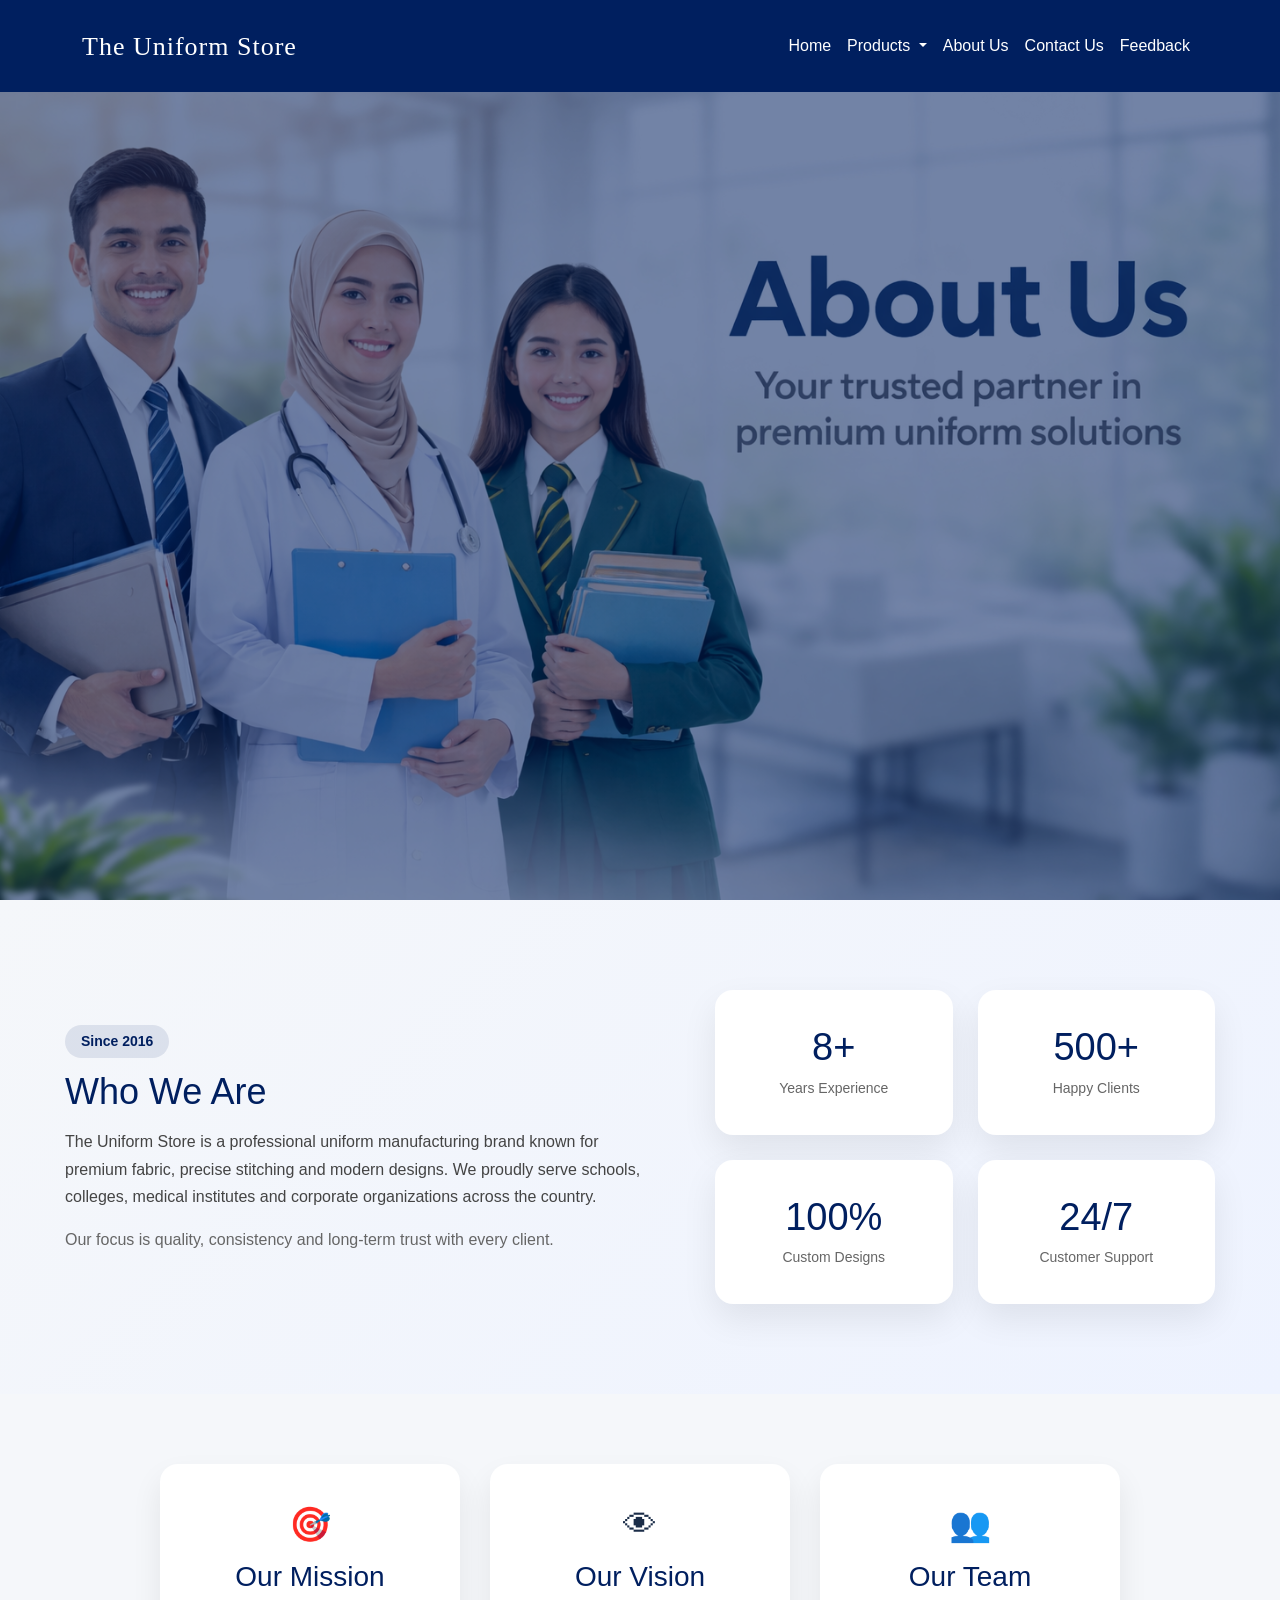
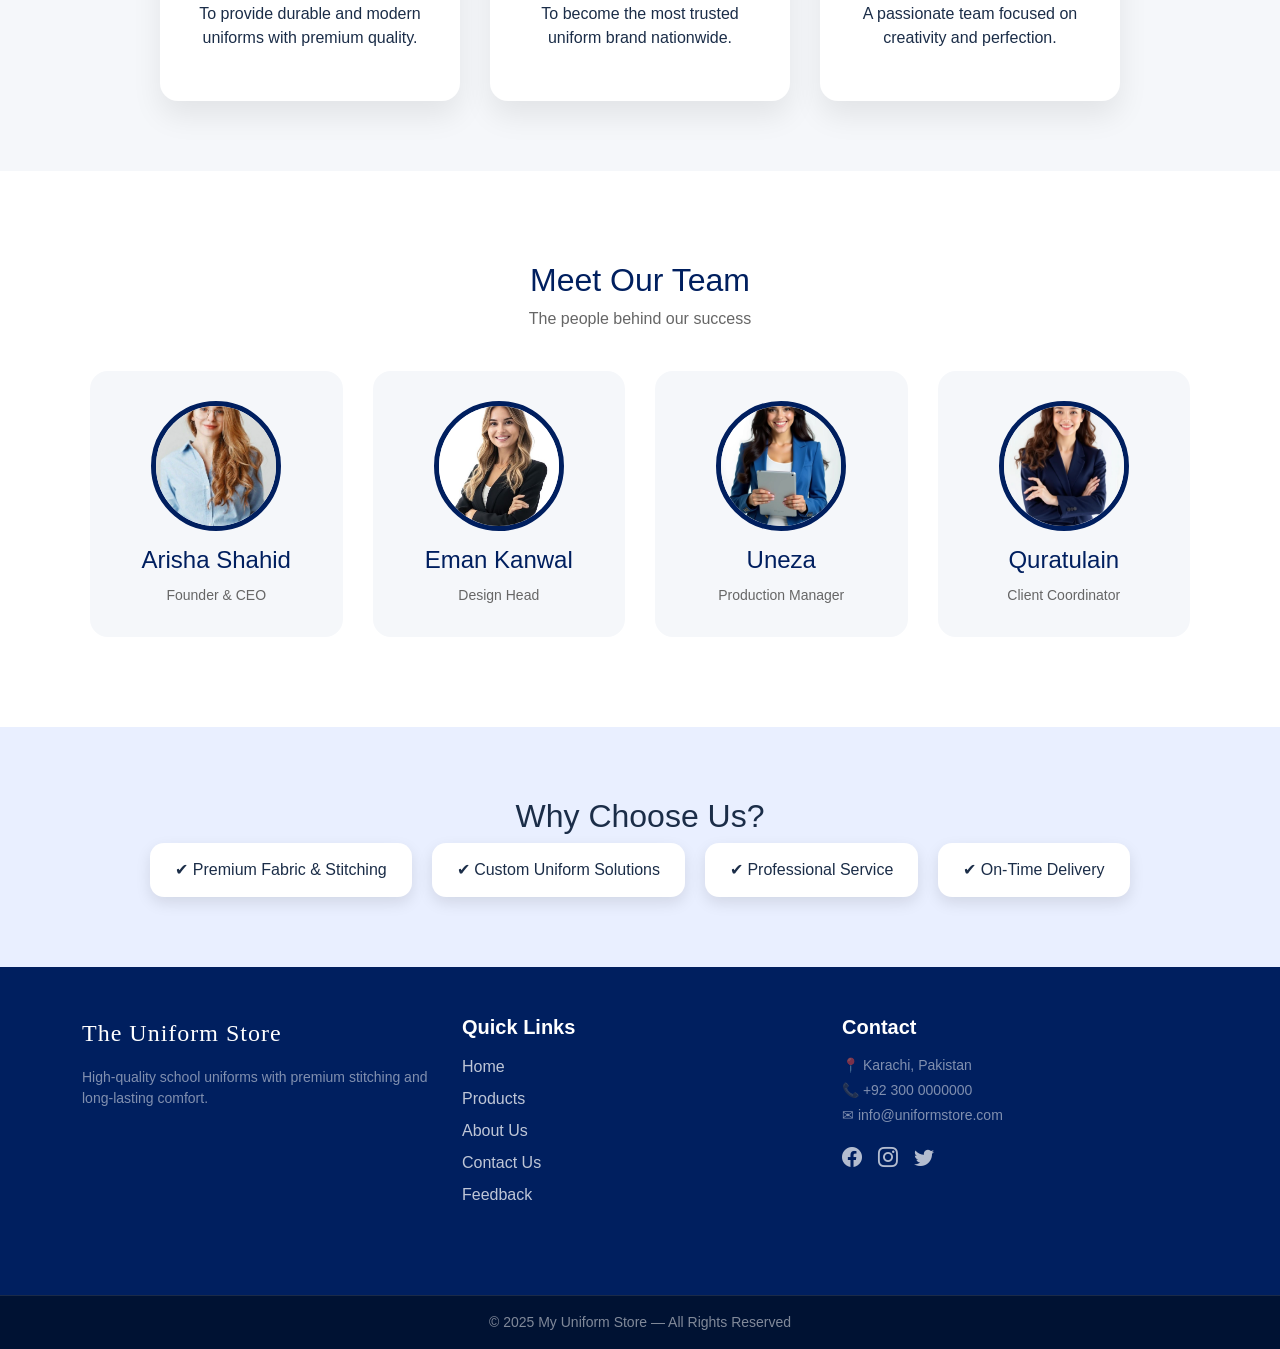
<file: about.html>
<!DOCTYPE html>
<html lang="en">
<head>
  <meta charset="UTF-8">
  <title>About Us | The Uniform Store</title>
  <!-- Bootstrap -->
  <link rel="stylesheet" href="https://cdn.jsdelivr.net/npm/bootstrap@5.3.2/dist/css/bootstrap.min.css">

  <!-- Bootstrap Icons -->
  <link rel="stylesheet" href="https://cdn.jsdelivr.net/npm/bootstrap-icons@1.11.1/font/bootstrap-icons.css">
  <meta name="viewport" content="width=device-width, initial-scale=1.0">
  <link rel="stylesheet" href="style.Css/about.css">
</head>

<body>

<!-- ================= HEADER ================= -->
<header class="main-header">
  <div class="container">
    <nav class="navbar navbar-expand-lg navbar-dark">
<!-- Logo -->
      <a href="index.html" class="text-logo">
  <span class="logo-main">The Uniform Store</span>
</a>

      <!-- Mobile Toggle Button -->
      <button class="navbar-toggler" type="button" data-bs-toggle="collapse"
        data-bs-target="#mainNavbar" aria-controls="mainNavbar"
        aria-expanded="false" aria-label="Toggle navigation">
        <span class="navbar-toggler-icon"></span>
      </button>

      <!-- Menu -->
      <div class="collapse navbar-collapse" id="mainNavbar">
        <ul class="navbar-nav ms-auto">

          <li class="nav-item">
            <a class="nav-link" href="index.html">Home</a>
          </li>

          <li class="nav-item dropdown">
            <a class="nav-link dropdown-toggle" href="#" data-bs-toggle="dropdown">
              Products
            </a>
           <ul class="dropdown-menu">
              <li><a class="dropdown-item" href="shirt.html">Shirts</a></li>
              <li><a class="dropdown-item" href="skirt.html">Skirts</a></li>
              <li><a class="dropdown-item" href="forck.html">Frocks</a></li>
              <li><a class="dropdown-item" href="PTshirts.html">P.T T-Shirts</a></li>
              <li><a class="dropdown-item" href="PTshort.html">P.T Shorts</a></li>
              <li><a class="dropdown-item" href="pants.html">Track Pants</a></li>
              <li><a class="dropdown-item" href="belt.html">Belts</a></li>
              <li><a class="dropdown-item" href="ties.html">Ties</a></li>
              <li><a class="dropdown-item" href="socks.html">Socks</a></li>
            </ul>
          </li>

          <li class="nav-item"><a class="nav-link" href="about.html">About Us</a></li>
          <li class="nav-item"><a class="nav-link" href="contact.html">Contact Us</a></li>
          <li class="nav-item"><a class="nav-link" href="feedback.html">Feedback</a></li>

        </ul>
      </div>
    </nav>
  </div>
</header>

<!-- HERO -->
<section class="about-hero">
  <div class="hero-overlay">
    <div class="hero-content">
    </div>
  </div>
</section>
<!-- WHO WE ARE (UPGRADED) -->
<section class="who-we-are">
  <div class="who-container">

    <div class="who-left">
      <span class="who-badge">Since 2016</span>
      <h2>Who We Are</h2>
      <p>
        The Uniform Store is a professional uniform manufacturing brand known for
        premium fabric, precise stitching and modern designs. We proudly serve
        schools, colleges, medical institutes and corporate organizations across
        the country.
      </p>
      <p class="light">
        Our focus is quality, consistency and long-term trust with every client.
      </p>
    </div>

   <div class="who-right">

  <div class="who-card">
    <h3>8+</h3>
    <span>Years Experience</span>
  </div>

  <div class="who-card">
    <h3>500+</h3>
    <span>Happy Clients</span>
  </div>

  <div class="who-card">
    <h3>100%</h3>
    <span>Custom Designs</span>
  </div>

  <div class="who-card">
    <h3>24/7</h3>
    <span>Customer Support</span>
  </div>

</div>


  </div>
</section>


<!-- INFO CARDS -->
<section class="about-cards">
  <div class="about-card">
    <div class="icon">🎯</div>
    <h3>Our Mission</h3>
    <p>To provide durable and modern uniforms with premium quality.</p>
  </div>

  <div class="about-card">
    <div class="icon">👁</div>
    <h3>Our Vision</h3>
    <p>To become the most trusted uniform brand nationwide.</p>
  </div>

  <div class="about-card">
    <div class="icon">👥</div>
    <h3>Our Team</h3>
    <p>A passionate team focused on creativity and perfection.</p>
  </div>
</section>

<!-- TEAM -->
<section class="team">
  <h2>Meet Our Team</h2>
  <p class="sub">The people behind our success</p>

  <div class="team-grid">

    <div class="team-card">
      <div class="team-img">
        <img src="images/Arisha.jfif" alt="">
      </div>
      <h4>Arisha Shahid</h4>
      <span>Founder & CEO</span>
    </div>

    <div class="team-card">
      <div class="team-img">
        <img src="images/Eman.jfif" alt="">
      </div>
      <h4>Eman Kanwal</h4>
      <span>Design Head</span>
    </div>

    <div class="team-card">
      <div class="team-img">
        <img src="images/uneza.jfif" alt="">
      </div>
      <h4>Uneza</h4>
      <span>Production Manager</span>
    </div>

    <div class="team-card">
      <div class="team-img">
        <img src="images/quratulain.jfif" alt="">
      </div>
      <h4>Quratulain</h4>
      <span>Client Coordinator</span>
    </div>

  </div>
</section>

<!-- WHY US -->
<section class="why-us">
  <h2>Why Choose Us?</h2>
  <div class="why-grid">
    <div class="why-box">✔ Premium Fabric & Stitching</div>
    <div class="why-box">✔ Custom Uniform Solutions</div>
    <div class="why-box">✔ Professional Service</div>
    <div class="why-box">✔ On-Time Delivery</div>
  </div>
</section>

<!-- ================= FOOTER ================= -->
<footer class="footer">
  <div class="container py-5">
    <div class="row">

      <!-- Footer Logo -->
      <div class="col-md-4 mb-4">
       <!-- Footer Text Logo -->
<a href="index.html" class="footer-text-logo mb-3 d-inline-block">
  <span class="footer-logo-text">The Uniform Store</span>
</a>

        <p class="text-white-50 small">
          High-quality school uniforms with premium stitching and long-lasting comfort.
        </p>
      </div>

      <!-- Quick Links -->
      <div class="col-md-4 mb-4">
        <h5 class="fw-bold text-white mb-3">Quick Links</h5>
        <ul class="list-unstyled footer-links">
          <li><a href="#">Home</a></li>
          <li><a href="#">Products</a></li>
          <li><a href="#">About Us</a></li>
          <li><a href="#">Contact Us</a></li>
          <li><a href="#">Feedback</a></li>
        </ul>
      </div>

      <!-- Contact -->
      <div class="col-md-4 mb-4">
        <h5 class="fw-bold text-white mb-3">Contact</h5>
        <p class="text-white-50 small mb-1">📍 Karachi, Pakistan</p>
        <p class="text-white-50 small mb-1">📞 +92 300 0000000</p>
        <p class="text-white-50 small mb-3">✉ info@uniformstore.com</p>

        <div class="social-icons d-flex gap-3">
          <a href="#"><i class="bi bi-facebook"></i></a>
          <a href="#"><i class="bi bi-instagram"></i></a>
          <a href="#"><i class="bi bi-twitter"></i></a>
        </div>
      </div>

    </div>
  </div>

  <div class="footer-bottom text-center py-3">
    <p class="mb-0 text-white-50 small">
      © 2025 My Uniform Store — All Rights Reserved
    </p>
  </div>
</footer>

<!-- Bootstrap JS -->
<script src="https://cdn.jsdelivr.net/npm/bootstrap@5.3.2/dist/js/bootstrap.bundle.min.js"></script>

</body>
</html>
</file>
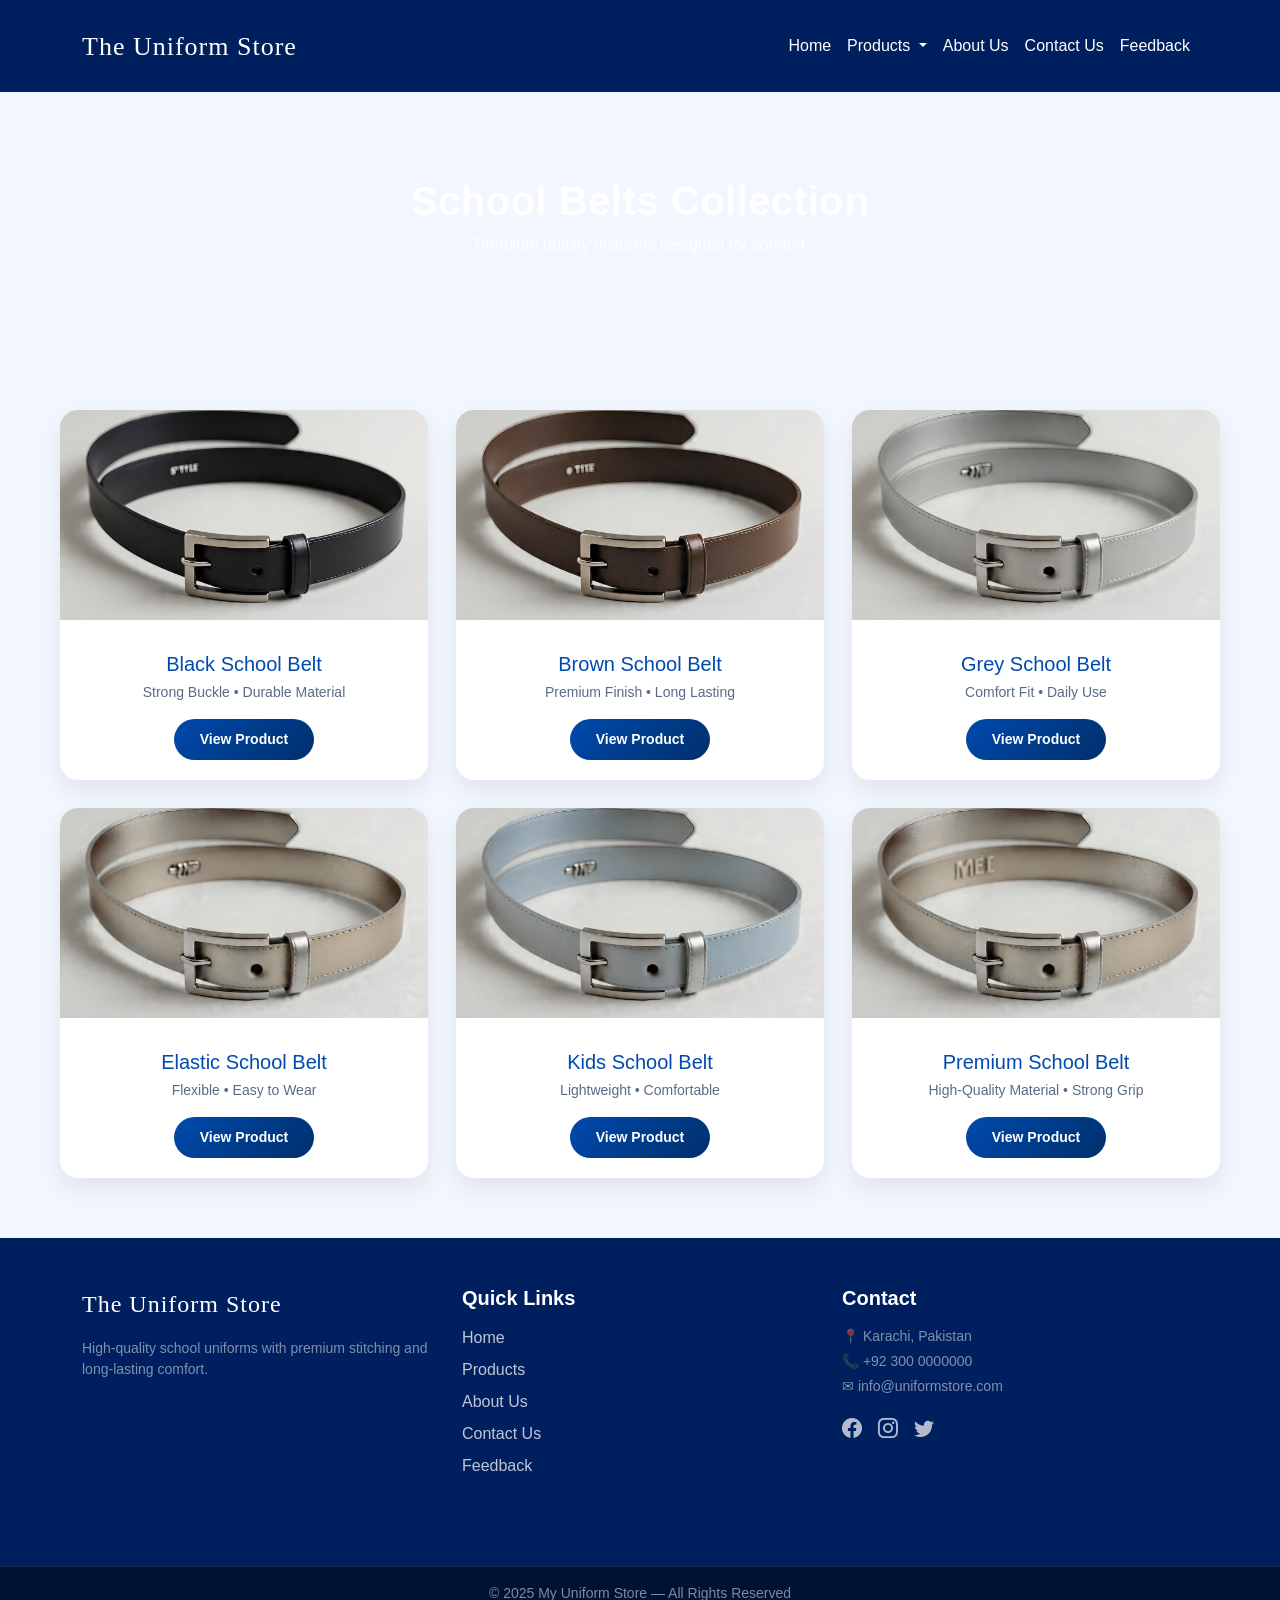
<file: belt.html>
<!DOCTYPE html>
<html lang="en">
<head>
<meta charset="UTF-8">
<meta name="viewport" content="width=device-width, initial-scale=1.0">
<title>School Shirts – The Uniform Store</title>
<!-- Bootstrap -->
  <link rel="stylesheet" href="https://cdn.jsdelivr.net/npm/bootstrap@5.3.2/dist/css/bootstrap.min.css">

  <!-- Bootstrap Icons -->
  <link rel="stylesheet" href="https://cdn.jsdelivr.net/npm/bootstrap-icons@1.11.1/font/bootstrap-icons.css">
<link rel="stylesheet" href="style.Css/belt.css">
</head>

<body>
    <!-- ================= HEADER ================= -->
<header class="main-header">
  <div class="container">
    <nav class="navbar navbar-expand-lg navbar-dark">

       <!-- Logo -->
      <a href="index.html" class="text-logo">
  <span class="logo-main">The Uniform Store</span>
</a>

      <!-- Mobile Toggle Button -->
      <button class="navbar-toggler" type="button" data-bs-toggle="collapse"
        data-bs-target="#mainNavbar" aria-controls="mainNavbar"
        aria-expanded="false" aria-label="Toggle navigation">
        <span class="navbar-toggler-icon"></span>
      </button>

      <!-- Menu -->
      <div class="collapse navbar-collapse" id="mainNavbar">
        <ul class="navbar-nav ms-auto">

          <li class="nav-item">
            <a class="nav-link" href="index.html">Home</a>
          </li>

          <li class="nav-item dropdown">
            <a class="nav-link dropdown-toggle" href="#" data-bs-toggle="dropdown">
              Products
            </a>
          <ul class="dropdown-menu">
              <li><a class="dropdown-item" href="shirt.html">Shirts</a></li>
              <li><a class="dropdown-item" href="skirt.html">Skirts</a></li>
              <li><a class="dropdown-item" href="forck.html">Frocks</a></li>
              <li><a class="dropdown-item" href="PTshirts.html">P.T T-Shirts</a></li>
              <li><a class="dropdown-item" href="PTshort.html">P.T Shorts</a></li>
              <li><a class="dropdown-item" href="pants.html">Track Pants</a></li>
              <li><a class="dropdown-item" href="belt.html">Belts</a></li>
              <li><a class="dropdown-item" href="ties.html">Ties</a></li>
              <li><a class="dropdown-item" href="socks.html">Socks</a></li>
            </ul>
          </li>

          <li class="nav-item"><a class="nav-link" href="about.html">About Us</a></li>
          <li class="nav-item"><a class="nav-link" href="contact.html">Contact Us</a></li>
          <li class="nav-item"><a class="nav-link" href="feedback.html">Feedback</a></li>

        </ul>
      </div>
    </nav>
  </div>
</header>

<!-- COLLECTION HERO -->
<section class="collection-banner">
    <div class="banner-content">
        <h1>School Belts Collection</h1>
        <p>Premium quality uniforms designed for comfort</p>
    </div>
</section>

<!-- COLLECTION GRID -->
<section class="collection-grid">

<div class="collection-card">
    <img src="images/black belt.jpeg" alt="">
    <div class="card-info">
        <h3>Black School Belt</h3>
        <p>Strong Buckle • Durable Material</p>
        <a href="#" class="buy-btn">View Product</a>
    </div>
</div>

<div class="collection-card">
    <img src="images/brown belt.jpeg" alt="">
    <div class="card-info">
        <h3>Brown School Belt</h3>
        <p>Premium Finish • Long Lasting</p>
        <a href="#" class="buy-btn">View Product</a>
    </div>
</div>

<div class="collection-card">
    <img src="images/gray belt.jpeg" alt="">
    <div class="card-info">
        <h3>Grey School Belt</h3>
        <p>Comfort Fit • Daily Use</p>
        <a href="#" class="buy-btn">View Product</a>
    </div>
</div>

<div class="collection-card">
    <img src="images/elastic belt.jpeg" alt="">
    <div class="card-info">
        <h3>Elastic School Belt</h3>
        <p>Flexible • Easy to Wear</p>
        <a href="#" class="buy-btn">View Product</a>
    </div>
</div>

<div class="collection-card">
    <img src="images/kid belt.jpeg" alt="">
    <div class="card-info">
        <h3>Kids School Belt</h3>
        <p>Lightweight • Comfortable</p>
        <a href="#" class="buy-btn">View Product</a>
    </div>
</div>

<div class="collection-card">
    <img src="images/premium belt.jpeg" alt="">
    <div class="card-info">
        <h3>Premium School Belt</h3>
        <p>High-Quality Material • Strong Grip</p>
        <a href="#" class="buy-btn">View Product</a>
    </div>
</div>





</section>
<!-- ================= FOOTER ================= -->
<footer class="footer">
  <div class="container py-5">
    <div class="row">

      <!-- Footer Logo -->
      <div class="col-md-4 mb-4">
       <!-- Footer Text Logo -->
<a href="index.html" class="footer-text-logo mb-3 d-inline-block">
  <span class="footer-logo-text">The Uniform Store</span>
</a>

        <p class="text-white-50 small">
          High-quality school uniforms with premium stitching and long-lasting comfort.
        </p>
      </div>

      <!-- Quick Links -->
      <div class="col-md-4 mb-4">
        <h5 class="fw-bold text-white mb-3">Quick Links</h5>
        <ul class="list-unstyled footer-links">
          <li><a href="#">Home</a></li>
          <li><a href="#">Products</a></li>
          <li><a href="#">About Us</a></li>
          <li><a href="#">Contact Us</a></li>
          <li><a href="#">Feedback</a></li>
        </ul>
      </div>

      <!-- Contact -->
      <div class="col-md-4 mb-4">
        <h5 class="fw-bold text-white mb-3">Contact</h5>
        <p class="text-white-50 small mb-1">📍 Karachi, Pakistan</p>
        <p class="text-white-50 small mb-1">📞 +92 300 0000000</p>
        <p class="text-white-50 small mb-3">✉ info@uniformstore.com</p>

        <div class="social-icons d-flex gap-3">
          <a href="#"><i class="bi bi-facebook"></i></a>
          <a href="#"><i class="bi bi-instagram"></i></a>
          <a href="#"><i class="bi bi-twitter"></i></a>
        </div>
      </div>

    </div>
  </div>

  <div class="footer-bottom text-center py-3">
    <p class="mb-0 text-white-50 small">
      © 2025 My Uniform Store — All Rights Reserved
    </p>
  </div>
</footer>

<!-- Bootstrap JS -->
<script src="https://cdn.jsdelivr.net/npm/bootstrap@5.3.2/dist/js/bootstrap.bundle.min.js"></script>

</body>
</html>
</file>
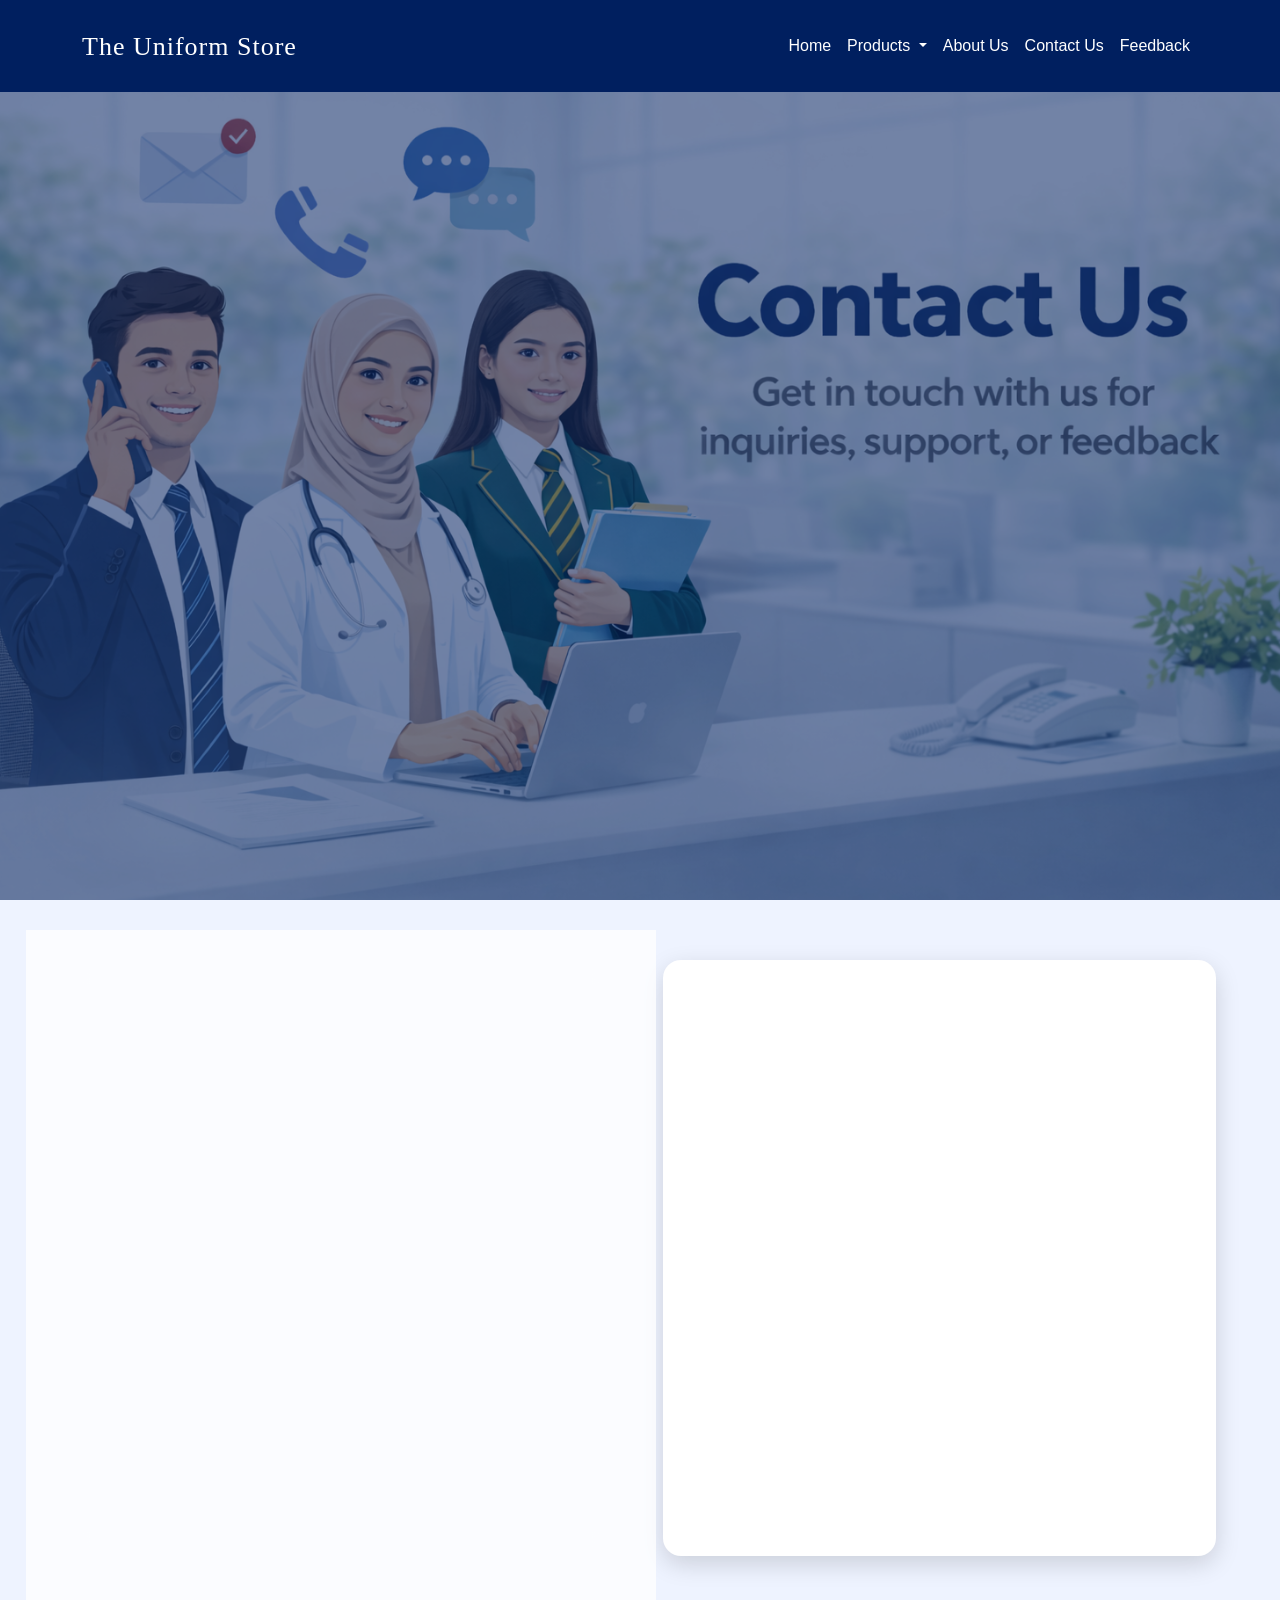
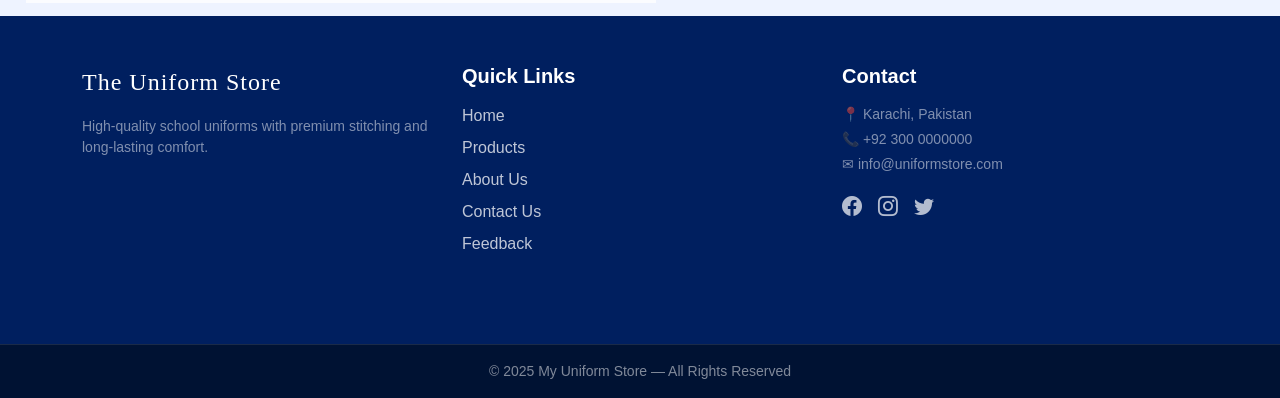
<file: contact.html>
<!DOCTYPE html>
<html lang="en">
<head>
<meta charset="UTF-8">
<meta name="viewport" content="width=device-width, initial-scale=1.0">
<title>Contact – The Uniform Store</title>
<!-- Bootstrap -->
  <link rel="stylesheet" href="https://cdn.jsdelivr.net/npm/bootstrap@5.3.2/dist/css/bootstrap.min.css">

  <!-- Bootstrap Icons -->
  <link rel="stylesheet" href="https://cdn.jsdelivr.net/npm/bootstrap-icons@1.11.1/font/bootstrap-icons.css">
<link rel="stylesheet" href="style.Css/contact.css">
</head>

<body>
    <!-- ================= HEADER ================= -->
<header class="main-header">
  <div class="container">
    <nav class="navbar navbar-expand-lg navbar-dark">

       <!-- Logo -->
      <a href="index.html" class="text-logo">
  <span class="logo-main">The Uniform Store</span>
</a>

      <!-- Mobile Toggle Button -->
      <button class="navbar-toggler" type="button" data-bs-toggle="collapse"
        data-bs-target="#mainNavbar" aria-controls="mainNavbar"
        aria-expanded="false" aria-label="Toggle navigation">
        <span class="navbar-toggler-icon"></span>
      </button>

      <!-- Menu -->
      <div class="collapse navbar-collapse" id="mainNavbar">
        <ul class="navbar-nav ms-auto">

          <li class="nav-item">
            <a class="nav-link" href="index.html">Home</a>
          </li>

          <li class="nav-item dropdown">
            <a class="nav-link dropdown-toggle" href="#" data-bs-toggle="dropdown">
              Products
            </a>
           <ul class="dropdown-menu">
              <li><a class="dropdown-item" href="shirt.html">Shirts</a></li>
              <li><a class="dropdown-item" href="skirt.html">Skirts</a></li>
              <li><a class="dropdown-item" href="forck.html">Frocks</a></li>
              <li><a class="dropdown-item" href="PTshirts.html">P.T T-Shirts</a></li>
              <li><a class="dropdown-item" href="PTshort.html">P.T Shorts</a></li>
              <li><a class="dropdown-item" href="pants.html">Track Pants</a></li>
              <li><a class="dropdown-item" href="belt.html">Belts</a></li>
              <li><a class="dropdown-item" href="ties.html">Ties</a></li>
              <li><a class="dropdown-item" href="socks.html">Socks</a></li>
            </ul>
          </li>

          <li class="nav-item"><a class="nav-link" href="about.html">About Us</a></li>
          <li class="nav-item"><a class="nav-link" href="contact.html">Contact Us</a></li>
          <li class="nav-item"><a class="nav-link" href="feedback.html">Feedback</a></li>

        </ul>
      </div>
    </nav>
  </div>
</header>


<!-- HERO BANNER -->
<section class="hero">
  <div class="hero-overlay">
</section>
</div>

<!-- MAIN CONTACT SECTION -->
<section class="contact-section">

    <!-- CONTACT FORM -->
    <div class="form-box">
        <h2>Send a Message</h2>

        <form>
            <div class="input-group">
                <input type="text" required>
                <label>Your Name</label>
            </div>

            <div class="input-group">
                <input type="email" required>
                <label>Email Address</label>
            </div>

            <div class="input-group">
                <input type="text" required>
                <label>Phone Number</label>
            </div>

            <div class="input-group">
                <textarea required></textarea>
                <label>Your Message</label>
            </div>

            <button type="submit" class="send-btn">Send Message</button>
        </form>
    </div>

    <!-- MAP BOX -->
    <div class="map-box">
        <iframe
            src="https://www.google.com/maps/embed?pb=!1m18..."
            loading="lazy" allowfullscreen>
        </iframe>
    </div>

</section>
<!-- ================= FOOTER ================= -->
<footer class="footer">
  <div class="container py-5">
    <div class="row">

      <!-- Footer Logo -->
      <div class="col-md-4 mb-4">
       <!-- Footer Text Logo -->
<a href="index.html" class="footer-text-logo mb-3 d-inline-block">
  <span class="footer-logo-text">The Uniform Store</span>
</a>

        <p class="text-white-50 small">
          High-quality school uniforms with premium stitching and long-lasting comfort.
        </p>
      </div>

      <!-- Quick Links -->
      <div class="col-md-4 mb-4">
        <h5 class="fw-bold text-white mb-3">Quick Links</h5>
        <ul class="list-unstyled footer-links">
          <li><a href="#">Home</a></li>
          <li><a href="#">Products</a></li>
          <li><a href="#">About Us</a></li>
          <li><a href="#">Contact Us</a></li>
          <li><a href="#">Feedback</a></li>
        </ul>
      </div>

      <!-- Contact -->
      <div class="col-md-4 mb-4">
        <h5 class="fw-bold text-white mb-3">Contact</h5>
        <p class="text-white-50 small mb-1">📍 Karachi, Pakistan</p>
        <p class="text-white-50 small mb-1">📞 +92 300 0000000</p>
        <p class="text-white-50 small mb-3">✉ info@uniformstore.com</p>

        <div class="social-icons d-flex gap-3">
          <a href="#"><i class="bi bi-facebook"></i></a>
          <a href="#"><i class="bi bi-instagram"></i></a>
          <a href="#"><i class="bi bi-twitter"></i></a>
        </div>
      </div>

    </div>
  </div>

  <div class="footer-bottom text-center py-3">
    <p class="mb-0 text-white-50 small">
      © 2025 My Uniform Store — All Rights Reserved
    </p>
  </div>
</footer>

<!-- Bootstrap JS -->
<script src="https://cdn.jsdelivr.net/npm/bootstrap@5.3.2/dist/js/bootstrap.bundle.min.js"></script>

</body>
</html>
</file>
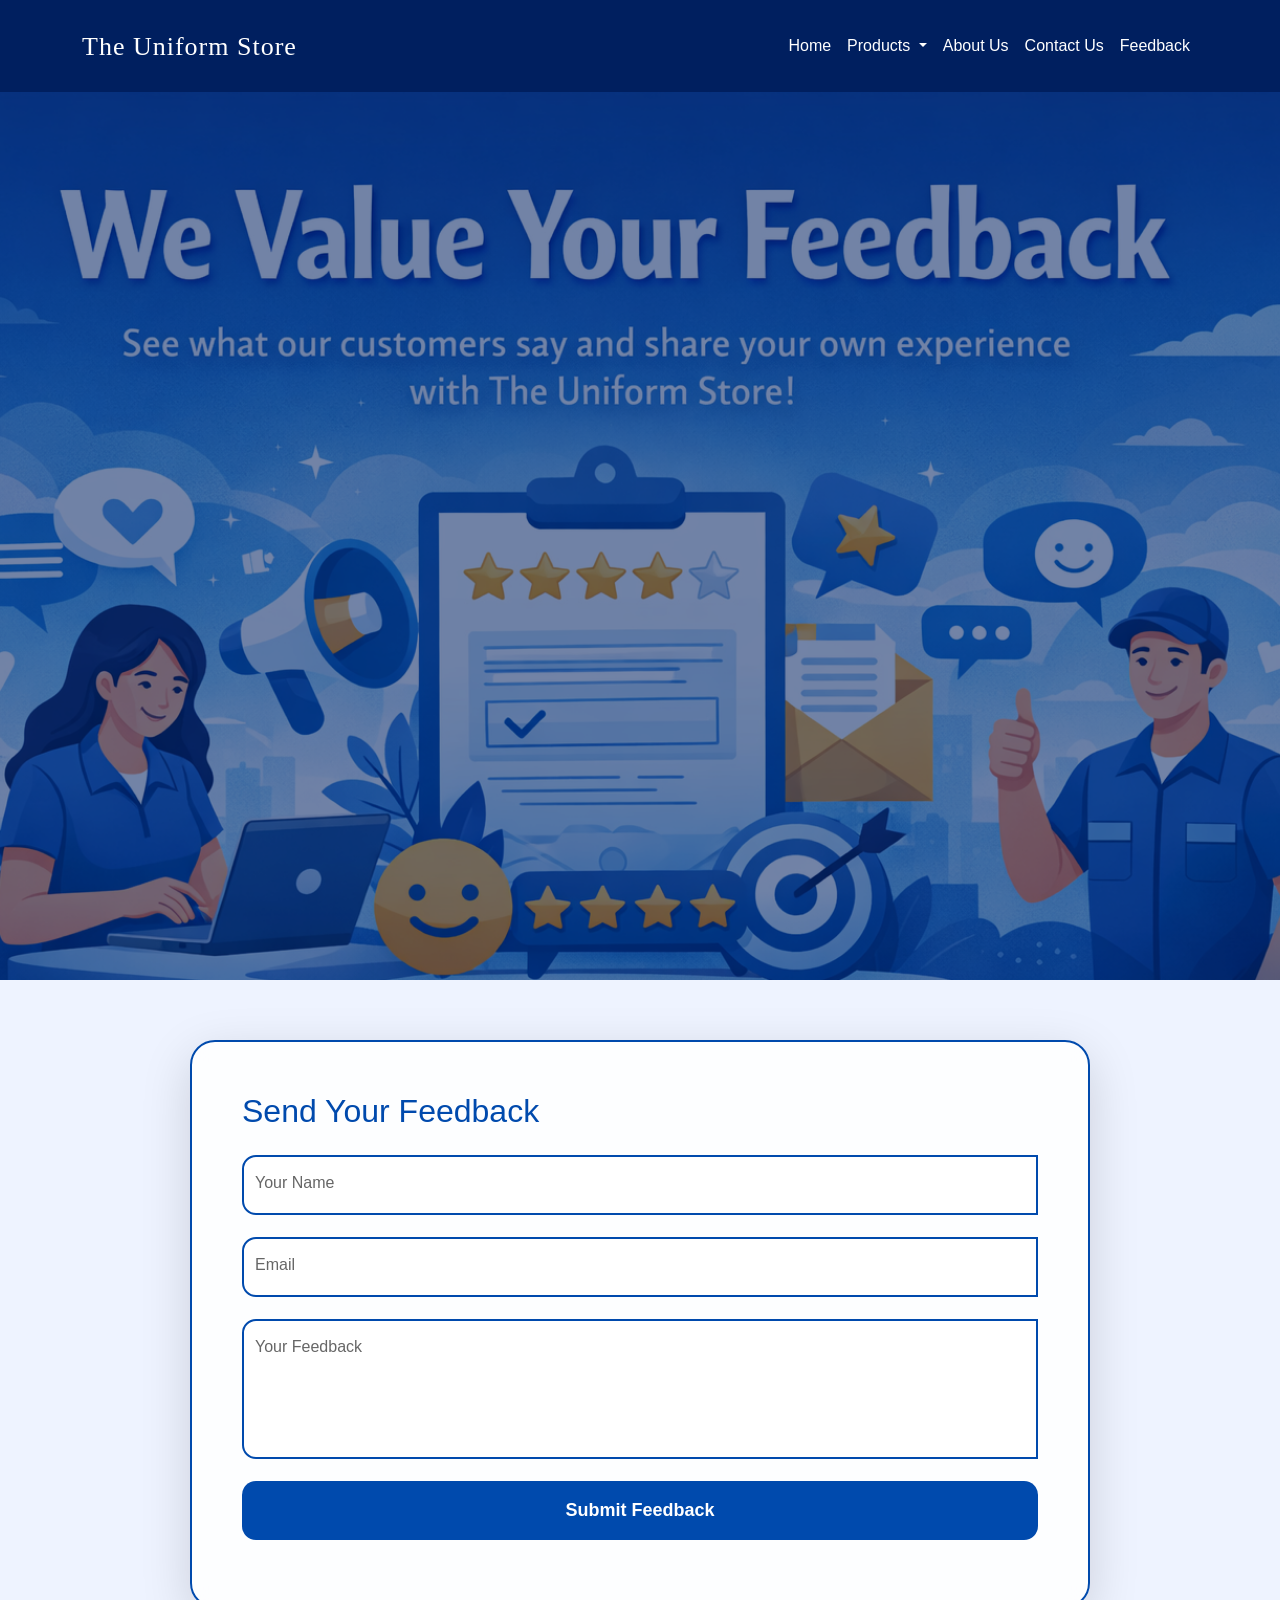
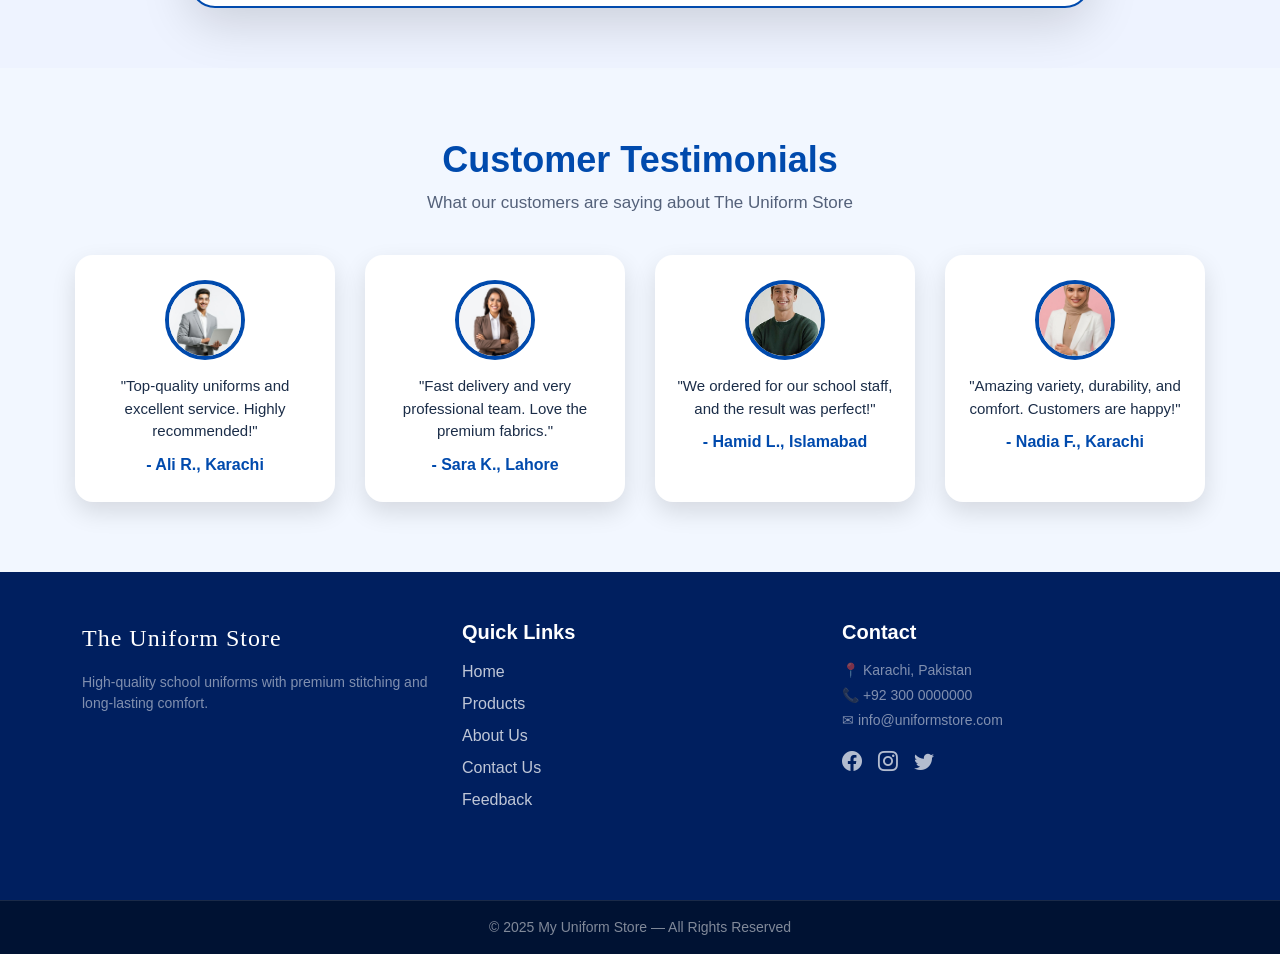
<file: feedback.html>
<!DOCTYPE html>
<html lang="en">
<head>
<meta charset="UTF-8">
<meta name="viewport" content="width=device-width, initial-scale=1.0">
<title>Feedback – The Uniform Store</title>
<!-- Bootstrap -->
  <link rel="stylesheet" href="https://cdn.jsdelivr.net/npm/bootstrap@5.3.2/dist/css/bootstrap.min.css">

  <!-- Bootstrap Icons -->
  <link rel="stylesheet" href="https://cdn.jsdelivr.net/npm/bootstrap-icons@1.11.1/font/bootstrap-icons.css">
<link rel="stylesheet" href="style.Css/feedback.css">
</head>
<body>
<!-- ================= HEADER ================= -->
<header class="main-header">
  <div class="container">
    <nav class="navbar navbar-expand-lg navbar-dark">

      <!-- Logo -->
      <a href="index.html" class="text-logo">
  <span class="logo-main">The Uniform Store</span>
</a>

      <!-- Mobile Toggle Button -->
      <button class="navbar-toggler" type="button" data-bs-toggle="collapse"
        data-bs-target="#mainNavbar" aria-controls="mainNavbar"
        aria-expanded="false" aria-label="Toggle navigation">
        <span class="navbar-toggler-icon"></span>
      </button>

      <!-- Menu -->
      <div class="collapse navbar-collapse" id="mainNavbar">
        <ul class="navbar-nav ms-auto">

          <li class="nav-item">
            <a class="nav-link" href="index.html">Home</a>
          </li>

          <li class="nav-item dropdown">
            <a class="nav-link dropdown-toggle" href="#" data-bs-toggle="dropdown">
              Products
            </a>
            <ul class="dropdown-menu">
              <li><a class="dropdown-item" href="shirt.html">Shirts</a></li>
              <li><a class="dropdown-item" href="skirt.html">Skirts</a></li>
              <li><a class="dropdown-item" href="forck.html">Frocks</a></li>
              <li><a class="dropdown-item" href="PTshirts.html">P.T T-Shirts</a></li>
              <li><a class="dropdown-item" href="PTshort.html">P.T Shorts</a></li>
              <li><a class="dropdown-item" href="pants.html">Track Pants</a></li>
              <li><a class="dropdown-item" href="belt.html">Belts</a></li>
              <li><a class="dropdown-item" href="ties.html">Ties</a></li>
              <li><a class="dropdown-item" href="socks.html">Socks</a></li>
            </ul>
          </li>

          <li class="nav-item"><a class="nav-link" href="about.html">About Us</a></li>
          <li class="nav-item"><a class="nav-link" href="contact.html">Contact Us</a></li>
          <li class="nav-item"><a class="nav-link" href="feedback.html">Feedback</a></li>

        </ul>
      </div>
    </nav>
  </div>
</header>

<!-- HERO SECTION -->
<section class="feedback-hero">
  <div class="hero-overlay"></div>
</section>

<!-- FEEDBACK FORM -->
<section class="feedback-form-section">
    <form id="feedbackForm" class="feedback-form">
        <h2>Send Your Feedback</h2>
        <div class="input-group">
            <input type="text" required>
            <label>Your Name</label>
        </div>
        <div class="input-group">
            <input type="email" required>
            <label>Email</label>
        </div>
        <div class="input-group">
            <textarea required></textarea>
            <label>Your Feedback</label>
        </div>
        <button type="submit">Submit Feedback</button>
        <p id="msg"></p>
    </form>
</section>

<!-- TESTIMONIALS SECTION -->
<section class="testimonials">
    <h2>Customer Testimonials</h2>
    <p class="subtitle">What our customers are saying about The Uniform Store</p>

    <div class="testimonial-cards">
        <div class="testimonial-card">
            <div class="img-box">
                <img src="images/avatar 1.jfif" alt="Ali R.">
            </div>
            <p>"Top-quality uniforms and excellent service. Highly recommended!"</p>
            <span>- Ali R., Karachi</span>
        </div>

        <div class="testimonial-card">
            <div class="img-box">
                <img src="images/avatar 2.jfif" alt="Sara K.">
            </div>
            <p>"Fast delivery and very professional team. Love the premium fabrics."</p>
            <span>- Sara K., Lahore</span>
        </div>

        <div class="testimonial-card">
            <div class="img-box">
                <img src="images/avatar 4.jfif" alt="Hamid L.">
            </div>
            <p>"We ordered for our school staff, and the result was perfect!"</p>
            <span>- Hamid L., Islamabad</span>
        </div>

        <div class="testimonial-card">
            <div class="img-box">
                <img src="images/avatar 3.jfif" alt="Nadia F.">
            </div>
            <p>"Amazing variety, durability, and comfort. Customers are happy!"</p>
            <span>- Nadia F., Karachi</span>
        </div>
    </div>
</section>

<!-- JS for form -->
<script>
document.getElementById("feedbackForm").addEventListener("submit", function(e){
    e.preventDefault();
    let msg = document.getElementById("msg");
    msg.textContent = "Feedback submitted successfully!";
    msg.style.color = "#00ff99";
    this.reset();
});
</script>
<!-- ================= FOOTER ================= -->
<footer class="footer">
  <div class="container py-5">
    <div class="row">

      <!-- Footer Logo -->
      <div class="col-md-4 mb-4">
      <!-- Footer Text Logo -->
<a href="index.html" class="footer-text-logo mb-3 d-inline-block">
  <span class="footer-logo-text">The Uniform Store</span>
</a>

        <p class="text-white-50 small">
          High-quality school uniforms with premium stitching and long-lasting comfort.
        </p>
      </div>

      <!-- Quick Links -->
      <div class="col-md-4 mb-4">
        <h5 class="fw-bold text-white mb-3">Quick Links</h5>
        <ul class="list-unstyled footer-links">
          <li><a href="#">Home</a></li>
          <li><a href="#">Products</a></li>
          <li><a href="#">About Us</a></li>
          <li><a href="#">Contact Us</a></li>
          <li><a href="#">Feedback</a></li>
        </ul>
      </div>

      <!-- Contact -->
      <div class="col-md-4 mb-4">
        <h5 class="fw-bold text-white mb-3">Contact</h5>
        <p class="text-white-50 small mb-1">📍 Karachi, Pakistan</p>
        <p class="text-white-50 small mb-1">📞 +92 300 0000000</p>
        <p class="text-white-50 small mb-3">✉ info@uniformstore.com</p>

        <div class="social-icons d-flex gap-3">
          <a href="#"><i class="bi bi-facebook"></i></a>
          <a href="#"><i class="bi bi-instagram"></i></a>
          <a href="#"><i class="bi bi-twitter"></i></a>
        </div>
      </div>

    </div>
  </div>

  <div class="footer-bottom text-center py-3">
    <p class="mb-0 text-white-50 small">
      © 2025 My Uniform Store — All Rights Reserved
    </p>
  </div>
</footer>

<!-- Bootstrap JS -->
<script src="https://cdn.jsdelivr.net/npm/bootstrap@5.3.2/dist/js/bootstrap.bundle.min.js"></script>
</body>
</html>
</file>
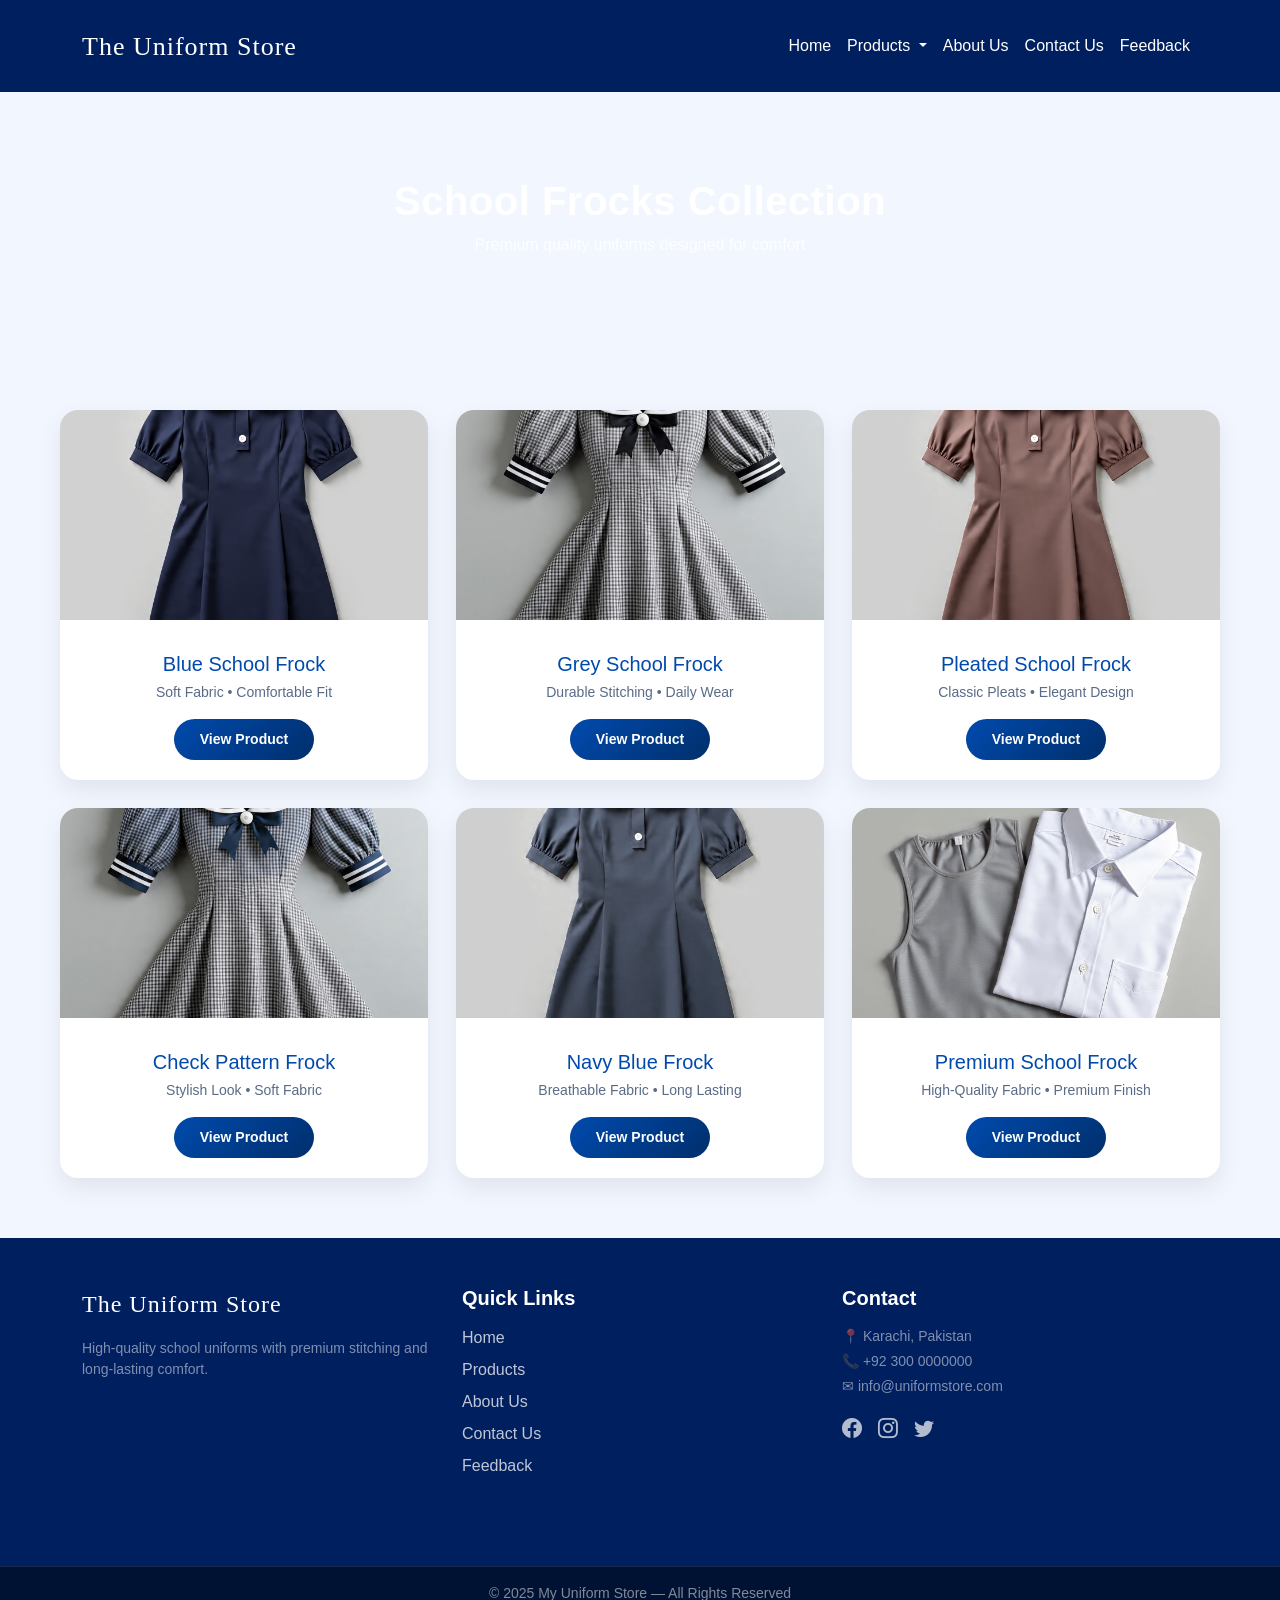
<file: forck.html>
<!DOCTYPE html>
<html lang="en">
<head>
<meta charset="UTF-8">
<meta name="viewport" content="width=device-width, initial-scale=1.0">
<title>School Shirts – The Uniform Store</title>
<!-- Bootstrap -->
  <link rel="stylesheet" href="https://cdn.jsdelivr.net/npm/bootstrap@5.3.2/dist/css/bootstrap.min.css">

  <!-- Bootstrap Icons -->
  <link rel="stylesheet" href="https://cdn.jsdelivr.net/npm/bootstrap-icons@1.11.1/font/bootstrap-icons.css">
<link rel="stylesheet" href="style.Css//frock.css">
</head>

<body>
    <!-- ================= HEADER ================= -->
<header class="main-header">
  <div class="container">
    <nav class="navbar navbar-expand-lg navbar-dark">

       <!-- Logo -->
      <a href="index.html" class="text-logo">
  <span class="logo-main">The Uniform Store</span>
</a>

      <!-- Mobile Toggle Button -->
      <button class="navbar-toggler" type="button" data-bs-toggle="collapse"
        data-bs-target="#mainNavbar" aria-controls="mainNavbar"
        aria-expanded="false" aria-label="Toggle navigation">
        <span class="navbar-toggler-icon"></span>
      </button>

      <!-- Menu -->
      <div class="collapse navbar-collapse" id="mainNavbar">
        <ul class="navbar-nav ms-auto">

          <li class="nav-item">
            <a class="nav-link" href="index.html">Home</a>
          </li>

          <li class="nav-item dropdown">
            <a class="nav-link dropdown-toggle" href="#" data-bs-toggle="dropdown">
              Products
            </a>
            <ul class="dropdown-menu">
              <li><a class="dropdown-item" href="shirt.html">Shirts</a></li>
              <li><a class="dropdown-item" href="skirt.html">Skirts</a></li>
              <li><a class="dropdown-item" href="forck.html">Frocks</a></li>
              <li><a class="dropdown-item" href="PTshirts.html">P.T T-Shirts</a></li>
              <li><a class="dropdown-item" href="PTshort.html">P.T Shorts</a></li>
              <li><a class="dropdown-item" href="pants.html">Track Pants</a></li>
              <li><a class="dropdown-item" href="belt.html">Belts</a></li>
              <li><a class="dropdown-item" href="ties.html">Ties</a></li>
              <li><a class="dropdown-item" href="socks.html">Socks</a></li>
            </ul>
          </li>

          <li class="nav-item"><a class="nav-link" href="about.html">About Us</a></li>
          <li class="nav-item"><a class="nav-link" href="contact.html">Contact Us</a></li>
          <li class="nav-item"><a class="nav-link" href="feedback.html">Feedback</a></li>

        </ul>
      </div>
    </nav>
  </div>
</header>

<!-- COLLECTION HERO -->
<section class="collection-banner">
    <div class="banner-content">
        <h1>School Frocks Collection</h1>
        <p>Premium quality uniforms designed for comfort</p>
    </div>
</section>

<!-- COLLECTION GRID -->
<section class="collection-grid">

    <div class="collection-card">
    <img src="images/blue frock.jpeg" alt="">
    <div class="card-info">
        <h3>Blue School Frock</h3>
        <p>Soft Fabric • Comfortable Fit</p>
        <a href="#" class="buy-btn">View Product</a>
    </div>
</div>

<div class="collection-card">
    <img src="images/gray frock.jpeg" alt="">
    <div class="card-info">
        <h3>Grey School Frock</h3>
        <p>Durable Stitching • Daily Wear</p>
        <a href="#" class="buy-btn">View Product</a>
    </div>
</div>

<div class="collection-card">
    <img src="images/pleated frock.jpeg" alt="">
    <div class="card-info">
        <h3>Pleated School Frock</h3>
        <p>Classic Pleats • Elegant Design</p>
        <a href="#" class="buy-btn">View Product</a>
    </div>
</div>

<div class="collection-card">
    <img src="images/check frock.jpeg" alt="">
    <div class="card-info">
        <h3>Check Pattern Frock</h3>
        <p>Stylish Look • Soft Fabric</p>
        <a href="#" class="buy-btn">View Product</a>
    </div>
</div>

<div class="collection-card">
    <img src="images/navy frock.jpeg" alt="">
    <div class="card-info">
        <h3>Navy Blue Frock</h3>
        <p>Breathable Fabric • Long Lasting</p>
        <a href="#" class="buy-btn">View Product</a>
    </div>
</div>

<div class="collection-card">
    <img src="images/premium frock.jpeg" alt="">
    <div class="card-info">
        <h3>Premium School Frock</h3>
        <p>High-Quality Fabric • Premium Finish</p>
        <a href="#" class="buy-btn">View Product</a>
    </div>
</div>



</section>
<!-- ================= FOOTER ================= -->
<footer class="footer">
  <div class="container py-5">
    <div class="row">

      <!-- Footer Logo -->
      <div class="col-md-4 mb-4">
       <!-- Footer Text Logo -->
<a href="index.html" class="footer-text-logo mb-3 d-inline-block">
  <span class="footer-logo-text">The Uniform Store</span>
</a>

        <p class="text-white-50 small">
          High-quality school uniforms with premium stitching and long-lasting comfort.
        </p>
      </div>

      <!-- Quick Links -->
      <div class="col-md-4 mb-4">
        <h5 class="fw-bold text-white mb-3">Quick Links</h5>
        <ul class="list-unstyled footer-links">
          <li><a href="#">Home</a></li>
          <li><a href="#">Products</a></li>
          <li><a href="#">About Us</a></li>
          <li><a href="#">Contact Us</a></li>
          <li><a href="#">Feedback</a></li>
        </ul>
      </div>

      <!-- Contact -->
      <div class="col-md-4 mb-4">
        <h5 class="fw-bold text-white mb-3">Contact</h5>
        <p class="text-white-50 small mb-1">📍 Karachi, Pakistan</p>
        <p class="text-white-50 small mb-1">📞 +92 300 0000000</p>
        <p class="text-white-50 small mb-3">✉ info@uniformstore.com</p>

        <div class="social-icons d-flex gap-3">
          <a href="#"><i class="bi bi-facebook"></i></a>
          <a href="#"><i class="bi bi-instagram"></i></a>
          <a href="#"><i class="bi bi-twitter"></i></a>
        </div>
      </div>

    </div>
  </div>

  <div class="footer-bottom text-center py-3">
    <p class="mb-0 text-white-50 small">
      © 2025 My Uniform Store — All Rights Reserved
    </p>
  </div>
</footer>

<!-- Bootstrap JS -->
<script src="https://cdn.jsdelivr.net/npm/bootstrap@5.3.2/dist/js/bootstrap.bundle.min.js"></script>

</body>
</html>
</file>
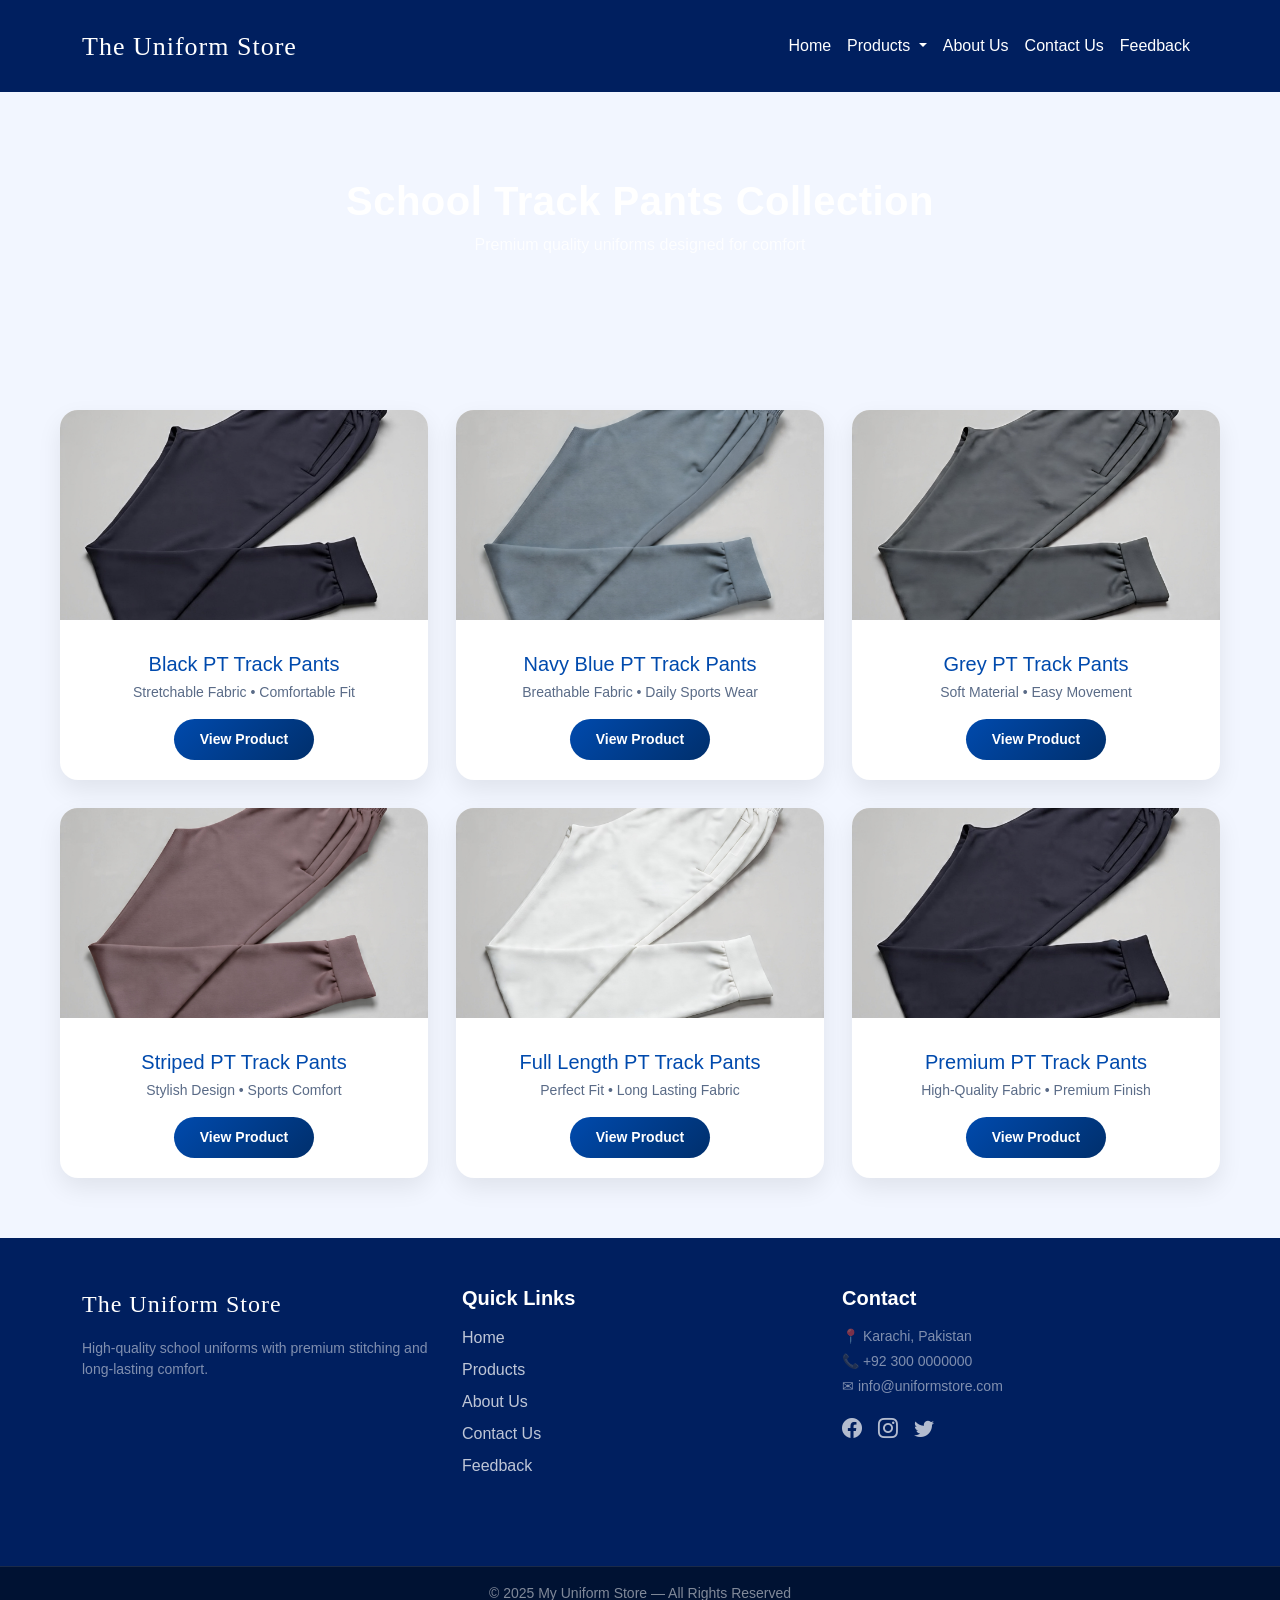
<file: pants.html>
<!DOCTYPE html>
<html lang="en">
<head>
<meta charset="UTF-8">
<meta name="viewport" content="width=device-width, initial-scale=1.0">
<title>School Shirts – The Uniform Store</title>
<!-- Bootstrap -->
  <link rel="stylesheet" href="https://cdn.jsdelivr.net/npm/bootstrap@5.3.2/dist/css/bootstrap.min.css">

  <!-- Bootstrap Icons -->
  <link rel="stylesheet" href="https://cdn.jsdelivr.net/npm/bootstrap-icons@1.11.1/font/bootstrap-icons.css">
<link rel="stylesheet" href="style.Css//pants.css">
</head>

<body>
    <!-- ================= HEADER ================= -->
<header class="main-header">
  <div class="container">
    <nav class="navbar navbar-expand-lg navbar-dark">

      <!-- Logo -->
      <a href="index.html" class="text-logo">
  <span class="logo-main">The Uniform Store</span>
</a>

      <!-- Mobile Toggle Button -->
      <button class="navbar-toggler" type="button" data-bs-toggle="collapse"
        data-bs-target="#mainNavbar" aria-controls="mainNavbar"
        aria-expanded="false" aria-label="Toggle navigation">
        <span class="navbar-toggler-icon"></span>
      </button>

      <!-- Menu -->
      <div class="collapse navbar-collapse" id="mainNavbar">
        <ul class="navbar-nav ms-auto">

          <li class="nav-item">
            <a class="nav-link" href="index.html">Home</a>
          </li>

          <li class="nav-item dropdown">
            <a class="nav-link dropdown-toggle" href="#" data-bs-toggle="dropdown">
              Products
            </a>
           <ul class="dropdown-menu">
              <li><a class="dropdown-item" href="shirt.html">Shirts</a></li>
              <li><a class="dropdown-item" href="skirt.html">Skirts</a></li>
              <li><a class="dropdown-item" href="forck.html">Frocks</a></li>
              <li><a class="dropdown-item" href="PTshirts.html">P.T T-Shirts</a></li>
              <li><a class="dropdown-item" href="PTshort.html">P.T Shorts</a></li>
              <li><a class="dropdown-item" href="pants.html">Track Pants</a></li>
              <li><a class="dropdown-item" href="belt.html">Belts</a></li>
              <li><a class="dropdown-item" href="ties.html">Ties</a></li>
              <li><a class="dropdown-item" href="socks.html">Socks</a></li>
            </ul>
          </li>

          <li class="nav-item"><a class="nav-link" href="about.html">About Us</a></li>
          <li class="nav-item"><a class="nav-link" href="contact.html">Contact Us</a></li>
          <li class="nav-item"><a class="nav-link" href="feedback.html">Feedback</a></li>

        </ul>
      </div>
    </nav>
  </div>
</header>

<!-- COLLECTION HERO -->
<section class="collection-banner">
    <div class="banner-content">
        <h1>School Track Pants Collection</h1>
        <p>Premium quality uniforms designed for comfort</p>
    </div>
</section>

<!-- COLLECTION GRID -->
<section class="collection-grid">

<div class="collection-card">
    <img src="images/black black pant.jpeg" alt="">
    <div class="card-info">
        <h3>Black PT Track Pants</h3>
        <p>Stretchable Fabric • Comfortable Fit</p>
        <a href="#" class="buy-btn">View Product</a>
    </div>
</div>

<div class="collection-card">
    <img src="images/navy oant.jpeg" alt="">
    <div class="card-info">
        <h3>Navy Blue PT Track Pants</h3>
        <p>Breathable Fabric • Daily Sports Wear</p>
        <a href="#" class="buy-btn">View Product</a>
    </div>
</div>

<div class="collection-card">
    <img src="images/gray pant.jpeg" alt="">
    <div class="card-info">
        <h3>Grey PT Track Pants</h3>
        <p>Soft Material • Easy Movement</p>
        <a href="#" class="buy-btn">View Product</a>
    </div>
</div>

<div class="collection-card">
    <img src="images/stripped pant.jpeg" alt="">
    <div class="card-info">
        <h3>Striped PT Track Pants</h3>
        <p>Stylish Design • Sports Comfort</p>
        <a href="#" class="buy-btn">View Product</a>
    </div>
</div>

<div class="collection-card">
    <img src="images/full pant.jpeg" alt="">
    <div class="card-info">
        <h3>Full Length PT Track Pants</h3>
        <p>Perfect Fit • Long Lasting Fabric</p>
        <a href="#" class="buy-btn">View Product</a>
    </div>
</div>

<div class="collection-card">
    <img src="images/premium pant.jpeg" alt="">
    <div class="card-info">
        <h3>Premium PT Track Pants</h3>
        <p>High-Quality Fabric • Premium Finish</p>
        <a href="#" class="buy-btn">View Product</a>
    </div>
</div>






</section>
<!-- ================= FOOTER ================= -->
<footer class="footer">
  <div class="container py-5">
    <div class="row">

      <!-- Footer Logo -->
      <div class="col-md-4 mb-4">
       <!-- Footer Text Logo -->
<a href="index.html" class="footer-text-logo mb-3 d-inline-block">
  <span class="footer-logo-text">The Uniform Store</span>
</a>

        <p class="text-white-50 small">
          High-quality school uniforms with premium stitching and long-lasting comfort.
        </p>
      </div>

      <!-- Quick Links -->
      <div class="col-md-4 mb-4">
        <h5 class="fw-bold text-white mb-3">Quick Links</h5>
        <ul class="list-unstyled footer-links">
          <li><a href="#">Home</a></li>
          <li><a href="#">Products</a></li>
          <li><a href="#">About Us</a></li>
          <li><a href="#">Contact Us</a></li>
          <li><a href="#">Feedback</a></li>
        </ul>
      </div>

      <!-- Contact -->
      <div class="col-md-4 mb-4">
        <h5 class="fw-bold text-white mb-3">Contact</h5>
        <p class="text-white-50 small mb-1">📍 Karachi, Pakistan</p>
        <p class="text-white-50 small mb-1">📞 +92 300 0000000</p>
        <p class="text-white-50 small mb-3">✉ info@uniformstore.com</p>

        <div class="social-icons d-flex gap-3">
          <a href="#"><i class="bi bi-facebook"></i></a>
          <a href="#"><i class="bi bi-instagram"></i></a>
          <a href="#"><i class="bi bi-twitter"></i></a>
        </div>
      </div>

    </div>
  </div>

  <div class="footer-bottom text-center py-3">
    <p class="mb-0 text-white-50 small">
      © 2025 My Uniform Store — All Rights Reserved
    </p>
  </div>
</footer>

<!-- Bootstrap JS -->
<script src="https://cdn.jsdelivr.net/npm/bootstrap@5.3.2/dist/js/bootstrap.bundle.min.js"></script>

</body>
</html>
</file>
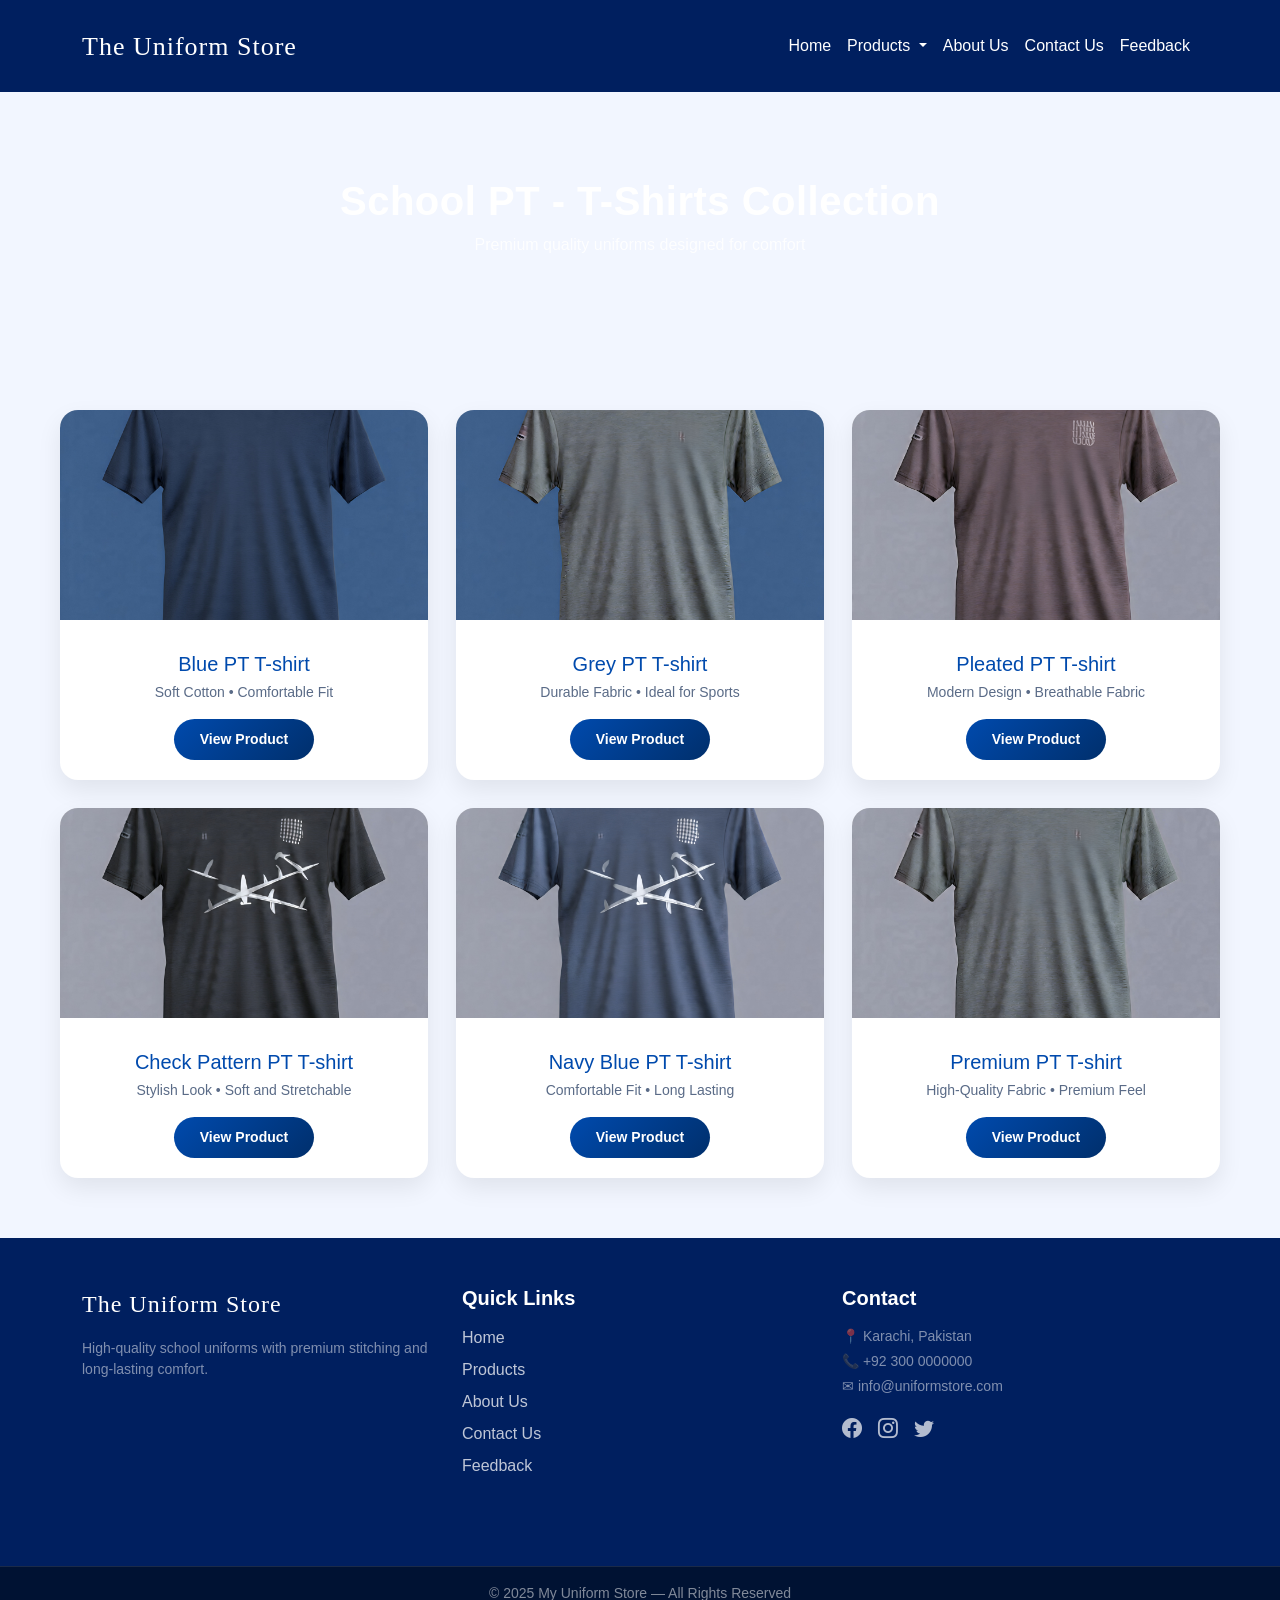
<file: PTshirts.html>
<!DOCTYPE html>
<html lang="en">
<head>
<meta charset="UTF-8">
<meta name="viewport" content="width=device-width, initial-scale=1.0">
<title>School Shirts – The Uniform Store</title>
<!-- Bootstrap -->
  <link rel="stylesheet" href="https://cdn.jsdelivr.net/npm/bootstrap@5.3.2/dist/css/bootstrap.min.css">

  <!-- Bootstrap Icons -->
  <link rel="stylesheet" href="https://cdn.jsdelivr.net/npm/bootstrap-icons@1.11.1/font/bootstrap-icons.css">
<link rel="stylesheet" href="style.Css/PTshirts.css">
</head>

<body>
    <!-- ================= HEADER ================= -->
<header class="main-header">
  <div class="container">
    <nav class="navbar navbar-expand-lg navbar-dark">

      <!-- Logo -->
      <a href="index.html" class="text-logo">
  <span class="logo-main">The Uniform Store</span>
</a>

      <!-- Mobile Toggle Button -->
      <button class="navbar-toggler" type="button" data-bs-toggle="collapse"
        data-bs-target="#mainNavbar" aria-controls="mainNavbar"
        aria-expanded="false" aria-label="Toggle navigation">
        <span class="navbar-toggler-icon"></span>
      </button>

      <!-- Menu -->
      <div class="collapse navbar-collapse" id="mainNavbar">
        <ul class="navbar-nav ms-auto">

          <li class="nav-item">
            <a class="nav-link" href="index.html">Home</a>
          </li>

          <li class="nav-item dropdown">
            <a class="nav-link dropdown-toggle" href="#" data-bs-toggle="dropdown">
              Products
            </a>
         <ul class="dropdown-menu">
              <li><a class="dropdown-item" href="shirt.html">Shirts</a></li>
              <li><a class="dropdown-item" href="skirt.html">Skirts</a></li>
              <li><a class="dropdown-item" href="forck.html">Frocks</a></li>
              <li><a class="dropdown-item" href="PTshirts.html">P.T T-Shirts</a></li>
              <li><a class="dropdown-item" href="PTshort.html">P.T Shorts</a></li>
              <li><a class="dropdown-item" href="pants.html">Track Pants</a></li>
              <li><a class="dropdown-item" href="belt.html">Belts</a></li>
              <li><a class="dropdown-item" href="ties.html">Ties</a></li>
              <li><a class="dropdown-item" href="socks.html">Socks</a></li>
            </ul>
          </li>

          <li class="nav-item"><a class="nav-link" href="about.html">About Us</a></li>
          <li class="nav-item"><a class="nav-link" href="contact.html">Contact Us</a></li>
          <li class="nav-item"><a class="nav-link" href="feedback.html">Feedback</a></li>

        </ul>
      </div>
    </nav>
  </div>
</header>

<!-- COLLECTION HERO -->
<section class="collection-banner">
    <div class="banner-content">
        <h1>School PT - T-Shirts Collection</h1>
        <p>Premium quality uniforms designed for comfort</p>
    </div>
</section>

<!-- COLLECTION GRID -->
<section class="collection-grid">

    <div class="collection-card">
    <img src="images/blue pt.jpeg" alt="">
    <div class="card-info">
        <h3>Blue PT T-shirt</h3>
        <p>Soft Cotton • Comfortable Fit</p>
        <a href="#" class="buy-btn">View Product</a>
    </div>
</div>

<div class="collection-card">
    <img src="images/gray pt.jpeg" alt="">
    <div class="card-info">
        <h3>Grey PT T-shirt</h3>
        <p>Durable Fabric • Ideal for Sports</p>
        <a href="#" class="buy-btn">View Product</a>
    </div>
</div>

<div class="collection-card">
    <img src="images/mahroon pt.jpeg" alt="">
    <div class="card-info">
        <h3>Pleated PT T-shirt</h3>
        <p>Modern Design • Breathable Fabric</p>
        <a href="#" class="buy-btn">View Product</a>
    </div>
</div>

<div class="collection-card">
    <img src="images/check pt.jpeg" alt="">
    <div class="card-info">
        <h3>Check Pattern PT T-shirt</h3>
        <p>Stylish Look • Soft and Stretchable</p>
        <a href="#" class="buy-btn">View Product</a>
    </div>
</div>

<div class="collection-card">
    <img src="images/navy pt.jpeg" alt="">
    <div class="card-info">
        <h3>Navy Blue PT T-shirt</h3>
        <p>Comfortable Fit • Long Lasting</p>
        <a href="#" class="buy-btn">View Product</a>
    </div>
</div>

<div class="collection-card">
    <img src="images/premium pt.jpeg" alt="">
    <div class="card-info">
        <h3>Premium PT T-shirt</h3>
        <p>High-Quality Fabric • Premium Feel</p>
        <a href="#" class="buy-btn">View Product</a>
    </div>
</div>




</section>
<!-- ================= FOOTER ================= -->
<footer class="footer">
  <div class="container py-5">
    <div class="row">

      <!-- Footer Logo -->
      <div class="col-md-4 mb-4">
        <!-- Footer Text Logo -->
<a href="index.html" class="footer-text-logo mb-3 d-inline-block">
  <span class="footer-logo-text">The Uniform Store</span>
</a>

        <p class="text-white-50 small">
          High-quality school uniforms with premium stitching and long-lasting comfort.
        </p>
      </div>

      <!-- Quick Links -->
      <div class="col-md-4 mb-4">
        <h5 class="fw-bold text-white mb-3">Quick Links</h5>
        <ul class="list-unstyled footer-links">
          <li><a href="#">Home</a></li>
          <li><a href="#">Products</a></li>
          <li><a href="#">About Us</a></li>
          <li><a href="#">Contact Us</a></li>
          <li><a href="#">Feedback</a></li>
        </ul>
      </div>

      <!-- Contact -->
      <div class="col-md-4 mb-4">
        <h5 class="fw-bold text-white mb-3">Contact</h5>
        <p class="text-white-50 small mb-1">📍 Karachi, Pakistan</p>
        <p class="text-white-50 small mb-1">📞 +92 300 0000000</p>
        <p class="text-white-50 small mb-3">✉ info@uniformstore.com</p>

        <div class="social-icons d-flex gap-3">
          <a href="#"><i class="bi bi-facebook"></i></a>
          <a href="#"><i class="bi bi-instagram"></i></a>
          <a href="#"><i class="bi bi-twitter"></i></a>
        </div>
      </div>

    </div>
  </div>

  <div class="footer-bottom text-center py-3">
    <p class="mb-0 text-white-50 small">
      © 2025 My Uniform Store — All Rights Reserved
    </p>
  </div>
</footer>

<!-- Bootstrap JS -->
<script src="https://cdn.jsdelivr.net/npm/bootstrap@5.3.2/dist/js/bootstrap.bundle.min.js"></script>

</body>
</html>
</file>
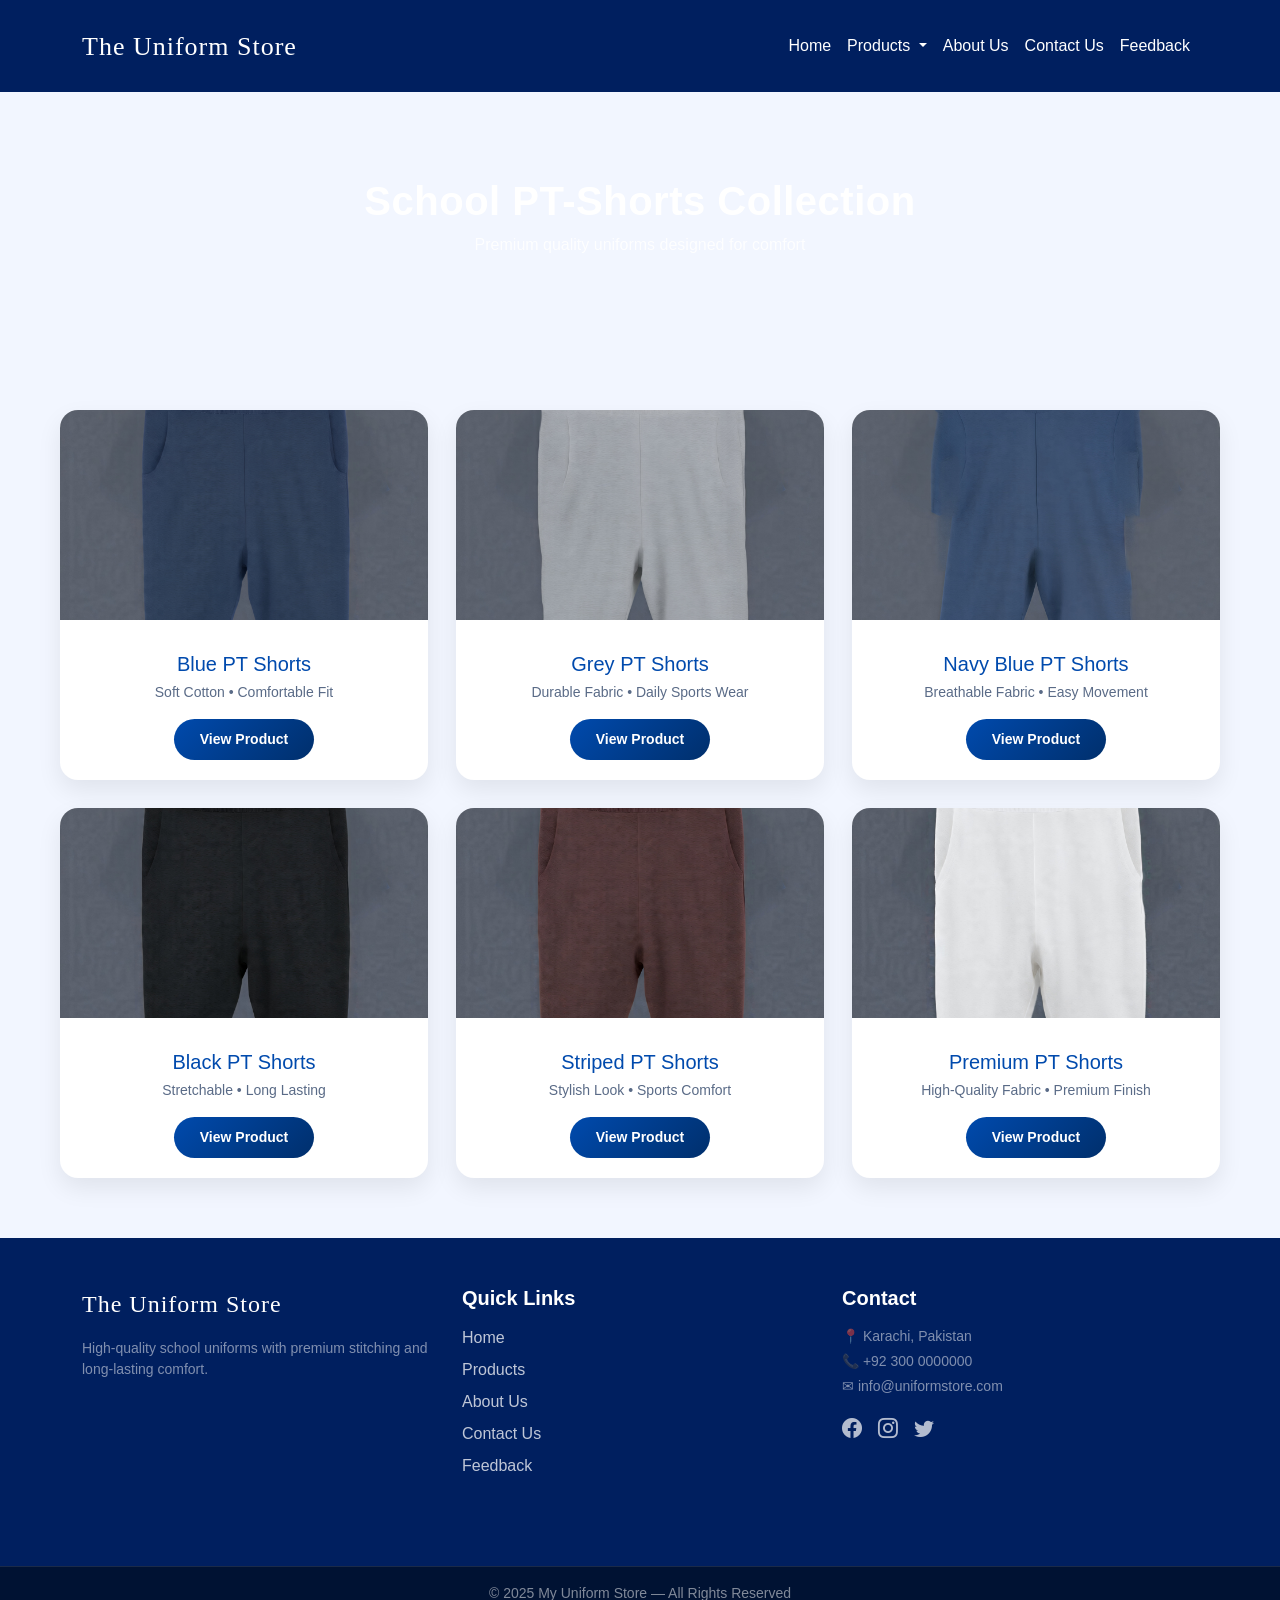
<file: PTshort.html>
<!DOCTYPE html>
<html lang="en">
<head>
<meta charset="UTF-8">
<meta name="viewport" content="width=device-width, initial-scale=1.0">
<title>School Shirts – The Uniform Store</title>
<!-- Bootstrap -->
  <link rel="stylesheet" href="https://cdn.jsdelivr.net/npm/bootstrap@5.3.2/dist/css/bootstrap.min.css">

  <!-- Bootstrap Icons -->
  <link rel="stylesheet" href="https://cdn.jsdelivr.net/npm/bootstrap-icons@1.11.1/font/bootstrap-icons.css">
<link rel="stylesheet" href="style.Css/PTshorts.css">
</head>

<body>
    <!-- ================= HEADER ================= -->
<header class="main-header">
  <div class="container">
    <nav class="navbar navbar-expand-lg navbar-dark">

     <!-- Logo -->
      <a href="index.html" class="text-logo">
  <span class="logo-main">The Uniform Store</span>
</a>

      <!-- Mobile Toggle Button -->
      <button class="navbar-toggler" type="button" data-bs-toggle="collapse"
        data-bs-target="#mainNavbar" aria-controls="mainNavbar"
        aria-expanded="false" aria-label="Toggle navigation">
        <span class="navbar-toggler-icon"></span>
      </button>

      <!-- Menu -->
      <div class="collapse navbar-collapse" id="mainNavbar">
        <ul class="navbar-nav ms-auto">

          <li class="nav-item">
            <a class="nav-link" href="index.html">Home</a>
          </li>

          <li class="nav-item dropdown">
            <a class="nav-link dropdown-toggle" href="#" data-bs-toggle="dropdown">
              Products
            </a>
           <ul class="dropdown-menu">
              <li><a class="dropdown-item" href="shirt.html">Shirts</a></li>
              <li><a class="dropdown-item" href="skirt.html">Skirts</a></li>
              <li><a class="dropdown-item" href="forck.html">Frocks</a></li>
              <li><a class="dropdown-item" href="PTshirts.html">P.T T-Shirts</a></li>
              <li><a class="dropdown-item" href="PTshort.html">P.T Shorts</a></li>
              <li><a class="dropdown-item" href="pants.html">Track Pants</a></li>
              <li><a class="dropdown-item" href="belt.html">Belts</a></li>
              <li><a class="dropdown-item" href="ties.html">Ties</a></li>
              <li><a class="dropdown-item" href="socks.html">Socks</a></li>
            </ul>
          </li>

          <li class="nav-item"><a class="nav-link" href="about.html">About Us</a></li>
          <li class="nav-item"><a class="nav-link" href="contact.html">Contact Us</a></li>
          <li class="nav-item"><a class="nav-link" href="feedback.html">Feedback</a></li>

        </ul>
      </div>
    </nav>
  </div>
</header>

<!-- COLLECTION HERO -->
<section class="collection-banner">
    <div class="banner-content">
        <h1>School PT-Shorts Collection</h1>
        <p>Premium quality uniforms designed for comfort</p>
    </div>
</section>

<!-- COLLECTION GRID -->
<section class="collection-grid">

<div class="collection-card">
    <img src="images/blue shorts.jpeg" alt="">
    <div class="card-info">
        <h3>Blue PT Shorts</h3>
        <p>Soft Cotton • Comfortable Fit</p>
        <a href="#" class="buy-btn">View Product</a>
    </div>
</div>

<div class="collection-card">
    <img src="images/gray shorts.jpeg" alt="">
    <div class="card-info">
        <h3>Grey PT Shorts</h3>
        <p>Durable Fabric • Daily Sports Wear</p>
        <a href="#" class="buy-btn">View Product</a>
    </div>
</div>

<div class="collection-card">
    <img src="images/navy shorts.jpeg" alt="">
    <div class="card-info">
        <h3>Navy Blue PT Shorts</h3>
        <p>Breathable Fabric • Easy Movement</p>
        <a href="#" class="buy-btn">View Product</a>
    </div>
</div>

<div class="collection-card">
    <img src="images/black shorts.jpeg" alt="">
    <div class="card-info">
        <h3>Black PT Shorts</h3>
        <p>Stretchable • Long Lasting</p>
        <a href="#" class="buy-btn">View Product</a>
    </div>
</div>

<div class="collection-card">
    <img src="images/stripped shorts.jpeg" alt="">
    <div class="card-info">
        <h3>Striped PT Shorts</h3>
        <p>Stylish Look • Sports Comfort</p>
        <a href="#" class="buy-btn">View Product</a>
    </div>
</div>

<div class="collection-card">
    <img src="images/premium shorts.jpeg" alt="">
    <div class="card-info">
        <h3>Premium PT Shorts</h3>
        <p>High-Quality Fabric • Premium Finish</p>
        <a href="#" class="buy-btn">View Product</a>
    </div>
</div>





</section>
<!-- ================= FOOTER ================= -->
<footer class="footer">
  <div class="container py-5">
    <div class="row">

      <!-- Footer Logo -->
      <div class="col-md-4 mb-4">
        <!-- Footer Text Logo -->
<a href="index.html" class="footer-text-logo mb-3 d-inline-block">
  <span class="footer-logo-text">The Uniform Store</span>
</a>

        <p class="text-white-50 small">
          High-quality school uniforms with premium stitching and long-lasting comfort.
        </p>
      </div>

      <!-- Quick Links -->
      <div class="col-md-4 mb-4">
        <h5 class="fw-bold text-white mb-3">Quick Links</h5>
        <ul class="list-unstyled footer-links">
          <li><a href="#">Home</a></li>
          <li><a href="#">Products</a></li>
          <li><a href="#">About Us</a></li>
          <li><a href="#">Contact Us</a></li>
          <li><a href="#">Feedback</a></li>
        </ul>
      </div>

      <!-- Contact -->
      <div class="col-md-4 mb-4">
        <h5 class="fw-bold text-white mb-3">Contact</h5>
        <p class="text-white-50 small mb-1">📍 Karachi, Pakistan</p>
        <p class="text-white-50 small mb-1">📞 +92 300 0000000</p>
        <p class="text-white-50 small mb-3">✉ info@uniformstore.com</p>

        <div class="social-icons d-flex gap-3">
          <a href="#"><i class="bi bi-facebook"></i></a>
          <a href="#"><i class="bi bi-instagram"></i></a>
          <a href="#"><i class="bi bi-twitter"></i></a>
        </div>
      </div>

    </div>
  </div>

  <div class="footer-bottom text-center py-3">
    <p class="mb-0 text-white-50 small">
      © 2025 My Uniform Store — All Rights Reserved
    </p>
  </div>
</footer>

<!-- Bootstrap JS -->
<script src="https://cdn.jsdelivr.net/npm/bootstrap@5.3.2/dist/js/bootstrap.bundle.min.js"></script>

</body>
</html>
</file>
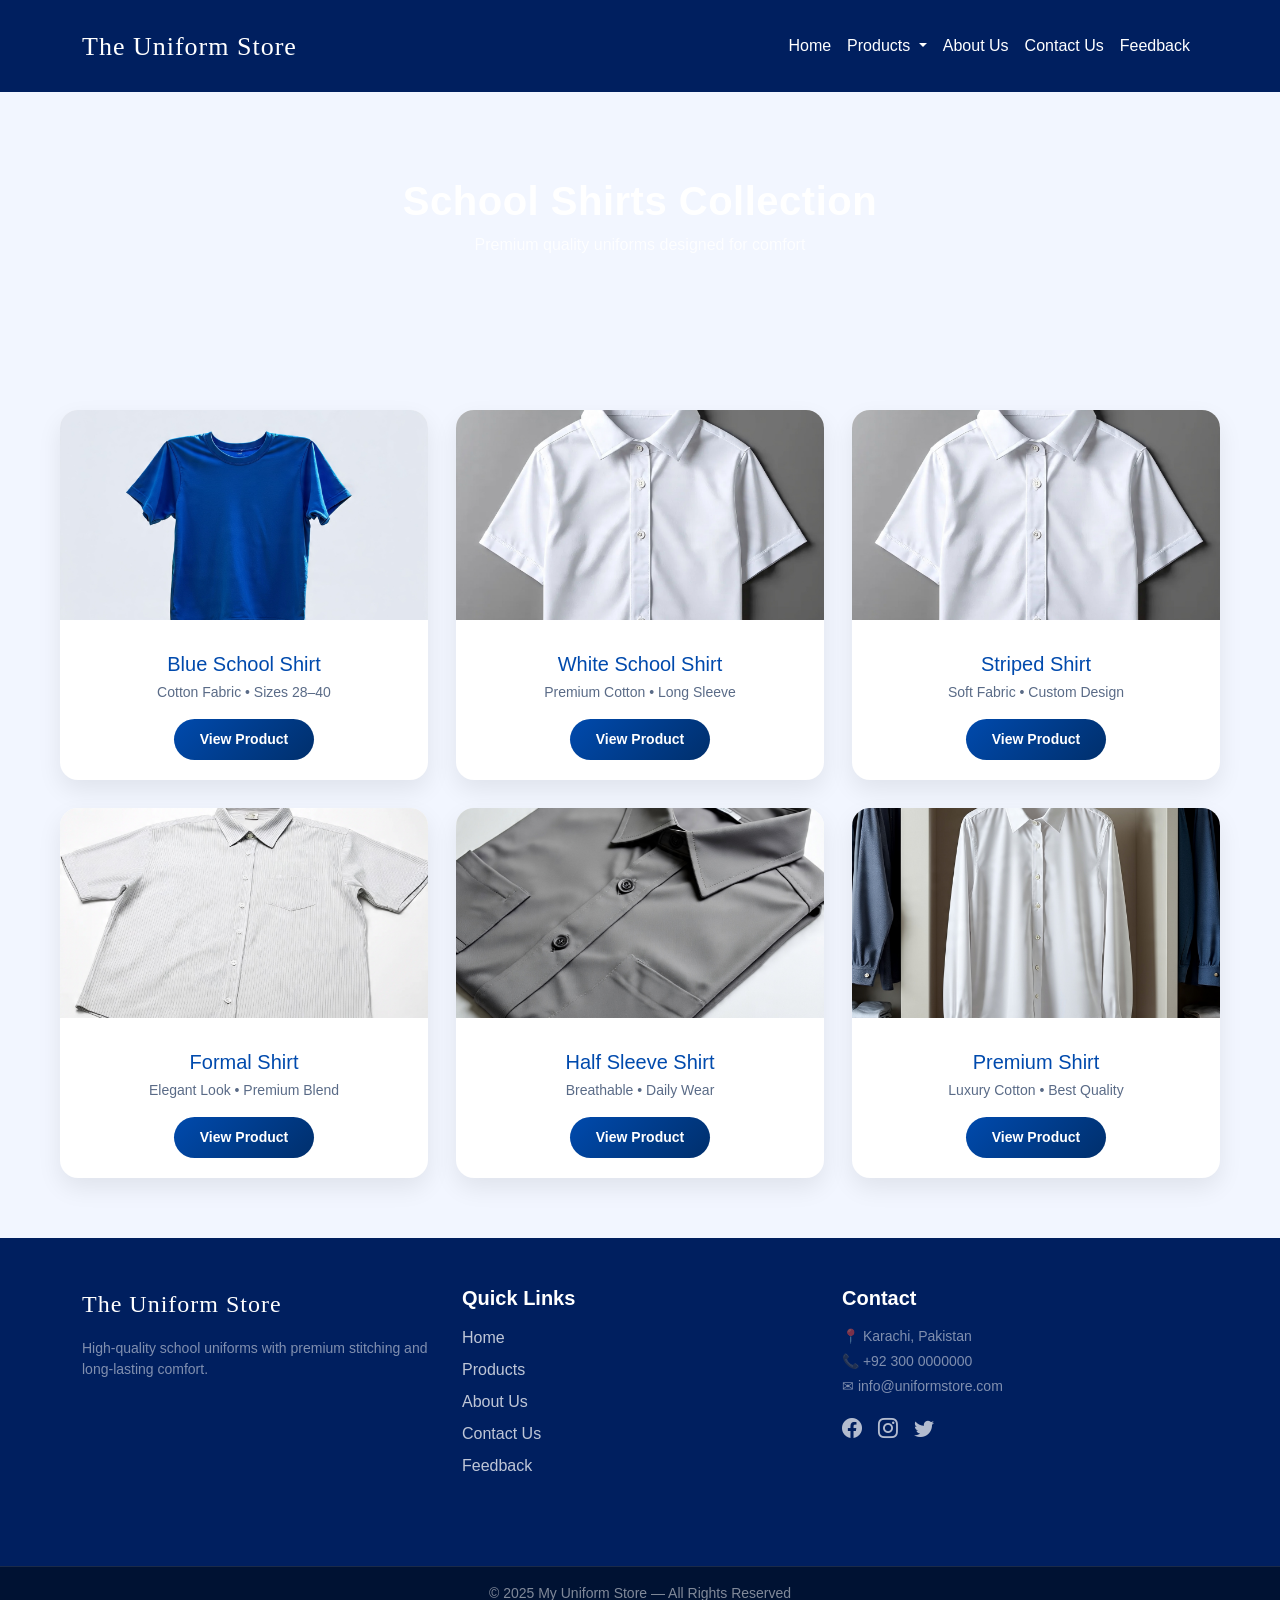
<file: shirt.html>
<!DOCTYPE html>
<html lang="en">
<head>
<meta charset="UTF-8">
<meta name="viewport" content="width=device-width, initial-scale=1.0">
<title>School Shirts – The Uniform Store</title>
<!-- Bootstrap -->
  <link rel="stylesheet" href="https://cdn.jsdelivr.net/npm/bootstrap@5.3.2/dist/css/bootstrap.min.css">

  <!-- Bootstrap Icons -->
  <link rel="stylesheet" href="https://cdn.jsdelivr.net/npm/bootstrap-icons@1.11.1/font/bootstrap-icons.css">
<link rel="stylesheet" href="style.Css/skirt.css">
</head>

<body>
    <!-- ================= HEADER ================= -->
<header class="main-header">
  <div class="container">
    <nav class="navbar navbar-expand-lg navbar-dark">

       <!-- Logo -->
      <a href="index.html" class="text-logo">
  <span class="logo-main">The Uniform Store</span>
</a>

      <!-- Mobile Toggle Button -->
      <button class="navbar-toggler" type="button" data-bs-toggle="collapse"
        data-bs-target="#mainNavbar" aria-controls="mainNavbar"
        aria-expanded="false" aria-label="Toggle navigation">
        <span class="navbar-toggler-icon"></span>
      </button>

      <!-- Menu -->
      <div class="collapse navbar-collapse" id="mainNavbar">
        <ul class="navbar-nav ms-auto">

          <li class="nav-item">
            <a class="nav-link" href="index.html">Home</a>
          </li>

          <li class="nav-item dropdown">
            <a class="nav-link dropdown-toggle" href="#" data-bs-toggle="dropdown">
              Products
            </a>
           <ul class="dropdown-menu">
              <li><a class="dropdown-item" href="shirt.html">Shirts</a></li>
              <li><a class="dropdown-item" href="skirt.html">Skirts</a></li>
              <li><a class="dropdown-item" href="forck.html">Frocks</a></li>
              <li><a class="dropdown-item" href="PTshirts.html">P.T T-Shirts</a></li>
              <li><a class="dropdown-item" href="PTshort.html">P.T Shorts</a></li>
              <li><a class="dropdown-item" href="pants.html">Track Pants</a></li>
              <li><a class="dropdown-item" href="belt.html">Belts</a></li>
              <li><a class="dropdown-item" href="ties.html">Ties</a></li>
              <li><a class="dropdown-item" href="socks.html">Socks</a></li>
            </ul>
          </li>

          <li class="nav-item"><a class="nav-link" href="about.html">About Us</a></li>
          <li class="nav-item"><a class="nav-link" href="contact.html">Contact Us</a></li>
          <li class="nav-item"><a class="nav-link" href="feedback.html">Feedback</a></li>

        </ul>
      </div>
    </nav>
  </div>
</header>

<!-- COLLECTION HERO -->
<section class="collection-banner">
    <div class="banner-content">
        <h1>School Shirts Collection</h1>
        <p>Premium quality uniforms designed for comfort</p>
    </div>
</section>

<!-- COLLECTION GRID -->
<section class="collection-grid">

    <div class="collection-card">
        <img src="images/blue shirt.jpeg" alt="">
        <div class="card-info">
            <h3>Blue School Shirt</h3>
            <p>Cotton Fabric • Sizes 28–40</p>
            <a href="#" class="buy-btn">View Product</a>
        </div>
    </div>

    <div class="collection-card">
        <img src="images/white shirt.jpeg" alt="">
        <div class="card-info">
            <h3>White School Shirt</h3>
            <p>Premium Cotton • Long Sleeve</p>
            <a href="#" class="buy-btn">View Product</a>
        </div>
    </div>

    <div class="collection-card">
        <img src="images/white shirt.jpeg" alt="">
        <div class="card-info">
            <h3>Striped Shirt</h3>
            <p>Soft Fabric • Custom Design</p>
            <a href="#" class="buy-btn">View Product</a>
        </div>
    </div>

    <div class="collection-card">
        <img src="images/formal shirt.jpeg" alt="">
        <div class="card-info">
            <h3>Formal Shirt</h3>
            <p>Elegant Look • Premium Blend</p>
            <a href="#" class="buy-btn">View Product</a>
        </div>
    </div>

    <div class="collection-card">
        <img src="images/half sleeve shirt.jpeg" alt="">
        <div class="card-info">
            <h3>Half Sleeve Shirt</h3>
            <p>Breathable • Daily Wear</p>
            <a href="#" class="buy-btn">View Product</a>
        </div>
    </div>

    <div class="collection-card">
        <img src="images/premium shirt.jpeg" alt="">
        <div class="card-info">
            <h3>Premium Shirt</h3>
            <p>Luxury Cotton • Best Quality</p>
            <a href="#" class="buy-btn">View Product</a>
        </div>
    </div>

</section>
<!-- ================= FOOTER ================= -->
<footer class="footer">
  <div class="container py-5">
    <div class="row">

      <!-- Footer Logo -->
      <div class="col-md-4 mb-4">
        <!-- Footer Text Logo -->
<a href="index.html" class="footer-text-logo mb-3 d-inline-block">
  <span class="footer-logo-text">The Uniform Store</span>
</a>

        <p class="text-white-50 small">
          High-quality school uniforms with premium stitching and long-lasting comfort.
        </p>
      </div>

      <!-- Quick Links -->
      <div class="col-md-4 mb-4">
        <h5 class="fw-bold text-white mb-3">Quick Links</h5>
        <ul class="list-unstyled footer-links">
          <li><a href="#">Home</a></li>
          <li><a href="#">Products</a></li>
          <li><a href="#">About Us</a></li>
          <li><a href="#">Contact Us</a></li>
          <li><a href="#">Feedback</a></li>
        </ul>
      </div>

      <!-- Contact -->
      <div class="col-md-4 mb-4">
        <h5 class="fw-bold text-white mb-3">Contact</h5>
        <p class="text-white-50 small mb-1">📍 Karachi, Pakistan</p>
        <p class="text-white-50 small mb-1">📞 +92 300 0000000</p>
        <p class="text-white-50 small mb-3">✉ info@uniformstore.com</p>

        <div class="social-icons d-flex gap-3">
          <a href="#"><i class="bi bi-facebook"></i></a>
          <a href="#"><i class="bi bi-instagram"></i></a>
          <a href="#"><i class="bi bi-twitter"></i></a>
        </div>
      </div>

    </div>
  </div>

  <div class="footer-bottom text-center py-3">
    <p class="mb-0 text-white-50 small">
      © 2025 My Uniform Store — All Rights Reserved
    </p>
  </div>
</footer>

<!-- Bootstrap JS -->
<script src="https://cdn.jsdelivr.net/npm/bootstrap@5.3.2/dist/js/bootstrap.bundle.min.js"></script>

</body>
</html>
</file>
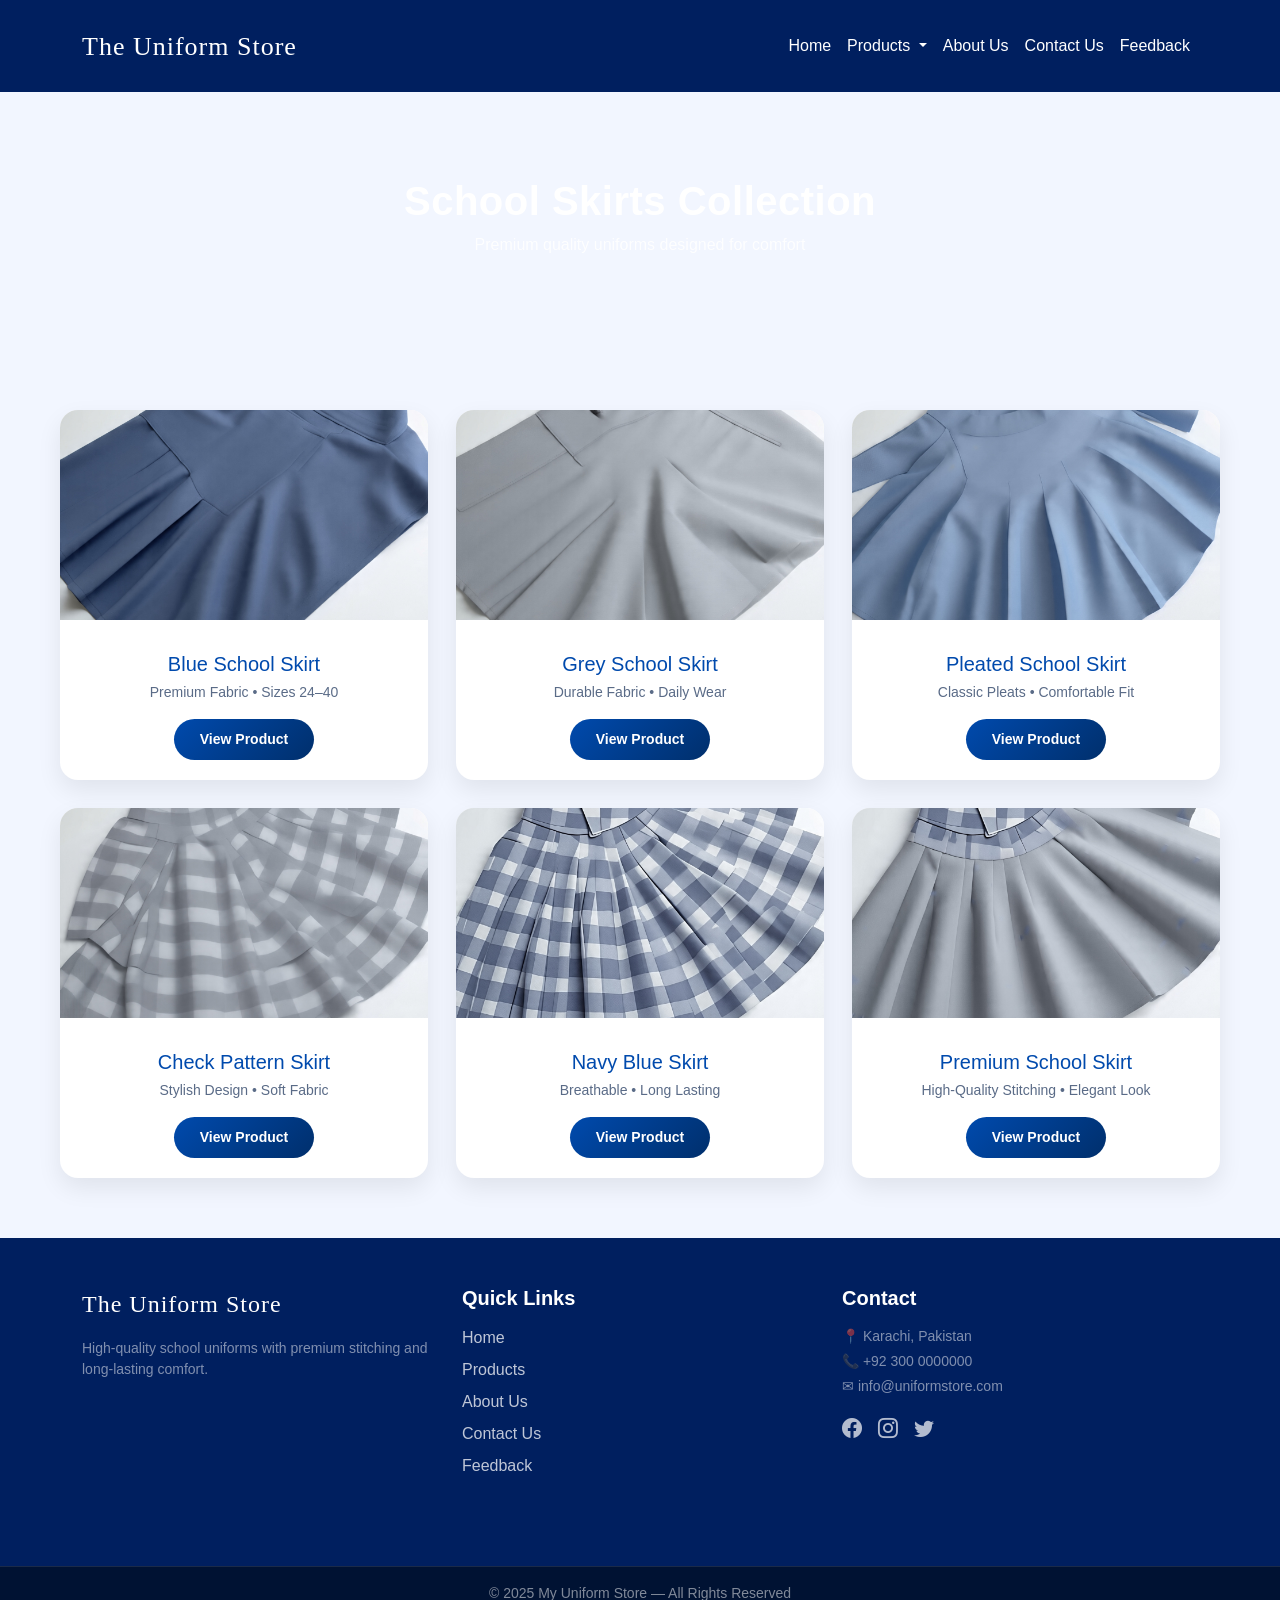
<file: skirt.html>
<!DOCTYPE html>
<html lang="en">
<head>
<meta charset="UTF-8">
<meta name="viewport" content="width=device-width, initial-scale=1.0">
<title>School Shirts – The Uniform Store</title>
<!-- Bootstrap -->
  <link rel="stylesheet" href="https://cdn.jsdelivr.net/npm/bootstrap@5.3.2/dist/css/bootstrap.min.css">

  <!-- Bootstrap Icons -->
  <link rel="stylesheet" href="https://cdn.jsdelivr.net/npm/bootstrap-icons@1.11.1/font/bootstrap-icons.css">
<link rel="stylesheet" href="style.Css//skirt.css">
</head>

<body>
    <!-- ================= HEADER ================= -->
<header class="main-header">
  <div class="container">
    <nav class="navbar navbar-expand-lg navbar-dark">

      <!-- Logo -->
      <a href="index.html" class="text-logo">
  <span class="logo-main">The Uniform Store</span>
</a>

      <!-- Mobile Toggle Button -->
      <button class="navbar-toggler" type="button" data-bs-toggle="collapse"
        data-bs-target="#mainNavbar" aria-controls="mainNavbar"
        aria-expanded="false" aria-label="Toggle navigation">
        <span class="navbar-toggler-icon"></span>
      </button>

      <!-- Menu -->
      <div class="collapse navbar-collapse" id="mainNavbar">
        <ul class="navbar-nav ms-auto">

          <li class="nav-item">
            <a class="nav-link" href="index.html">Home</a>
          </li>

          <li class="nav-item dropdown">
            <a class="nav-link dropdown-toggle" href="#" data-bs-toggle="dropdown">
              Products
            </a>
         <ul class="dropdown-menu">
              <li><a class="dropdown-item" href="shirt.html">Shirts</a></li>
              <li><a class="dropdown-item" href="skirt.html">Skirts</a></li>
              <li><a class="dropdown-item" href="forck.html">Frocks</a></li>
              <li><a class="dropdown-item" href="PTshirts.html">P.T T-Shirts</a></li>
              <li><a class="dropdown-item" href="PTshort.html">P.T Shorts</a></li>
              <li><a class="dropdown-item" href="pants.html">Track Pants</a></li>
              <li><a class="dropdown-item" href="belt.html">Belts</a></li>
              <li><a class="dropdown-item" href="ties.html">Ties</a></li>
              <li><a class="dropdown-item" href="socks.html">Socks</a></li>
            </ul>
          </li>

          <li class="nav-item"><a class="nav-link" href="about.html">About Us</a></li>
          <li class="nav-item"><a class="nav-link" href="contact.html">Contact Us</a></li>
          <li class="nav-item"><a class="nav-link" href="feedback.html">Feedback</a></li>

        </ul>
      </div>
    </nav>
  </div>
</header>

<!-- COLLECTION HERO -->
<section class="collection-banner">
    <div class="banner-content">
        <h1>School Skirts Collection</h1>
        <p>Premium quality uniforms designed for comfort</p>
    </div>
</section>

<!-- COLLECTION GRID -->
<section class="collection-grid">

    <div class="collection-card">
    <img src="images/blue skirt.jpeg" alt="">
    <div class="card-info">
        <h3>Blue School Skirt</h3>
        <p>Premium Fabric • Sizes 24–40</p>
        <a href="#" class="buy-btn">View Product</a>
    </div>
</div>

<div class="collection-card">
    <img src="images/gray skirt.jpeg" alt="">
    <div class="card-info">
        <h3>Grey School Skirt</h3>
        <p>Durable Fabric • Daily Wear</p>
        <a href="#" class="buy-btn">View Product</a>
    </div>
</div>

<div class="collection-card">
    <img src="images/pleated skirt.jpeg" alt="">
    <div class="card-info">
        <h3>Pleated School Skirt</h3>
        <p>Classic Pleats • Comfortable Fit</p>
        <a href="#" class="buy-btn">View Product</a>
    </div>
</div>

<div class="collection-card">
    <img src="images/check skirt.jpeg" alt="">
    <div class="card-info">
        <h3>Check Pattern Skirt</h3>
        <p>Stylish Design • Soft Fabric</p>
        <a href="#" class="buy-btn">View Product</a>
    </div>
</div>

<div class="collection-card">
    <img src="images/navy skirt.jpeg" alt="">
    <div class="card-info">
        <h3>Navy Blue Skirt</h3>
        <p>Breathable • Long Lasting</p>
        <a href="#" class="buy-btn">View Product</a>
    </div>
</div>

<div class="collection-card">
    <img src="images/premium.jpeg" alt="">
    <div class="card-info">
        <h3>Premium School Skirt</h3>
        <p>High-Quality Stitching • Elegant Look</p>
        <a href="#" class="buy-btn">View Product</a>
    </div>
</div>


</section>
<!-- ================= FOOTER ================= -->
<footer class="footer">
  <div class="container py-5">
    <div class="row">

      <!-- Footer Logo -->
      <div class="col-md-4 mb-4">
        <!-- Footer Text Logo -->
<a href="index.html" class="footer-text-logo mb-3 d-inline-block">
  <span class="footer-logo-text">The Uniform Store</span>
</a>

        <p class="text-white-50 small">
          High-quality school uniforms with premium stitching and long-lasting comfort.
        </p>
      </div>

      <!-- Quick Links -->
      <div class="col-md-4 mb-4">
        <h5 class="fw-bold text-white mb-3">Quick Links</h5>
        <ul class="list-unstyled footer-links">
          <li><a href="#">Home</a></li>
          <li><a href="#">Products</a></li>
          <li><a href="#">About Us</a></li>
          <li><a href="#">Contact Us</a></li>
          <li><a href="#">Feedback</a></li>
        </ul>
      </div>

      <!-- Contact -->
      <div class="col-md-4 mb-4">
        <h5 class="fw-bold text-white mb-3">Contact</h5>
        <p class="text-white-50 small mb-1">📍 Karachi, Pakistan</p>
        <p class="text-white-50 small mb-1">📞 +92 300 0000000</p>
        <p class="text-white-50 small mb-3">✉ info@uniformstore.com</p>

        <div class="social-icons d-flex gap-3">
          <a href="#"><i class="bi bi-facebook"></i></a>
          <a href="#"><i class="bi bi-instagram"></i></a>
          <a href="#"><i class="bi bi-twitter"></i></a>
        </div>
      </div>

    </div>
  </div>

  <div class="footer-bottom text-center py-3">
    <p class="mb-0 text-white-50 small">
      © 2025 My Uniform Store — All Rights Reserved
    </p>
  </div>
</footer>

<!-- Bootstrap JS -->
<script src="https://cdn.jsdelivr.net/npm/bootstrap@5.3.2/dist/js/bootstrap.bundle.min.js"></script>

</body>
</html>
</file>
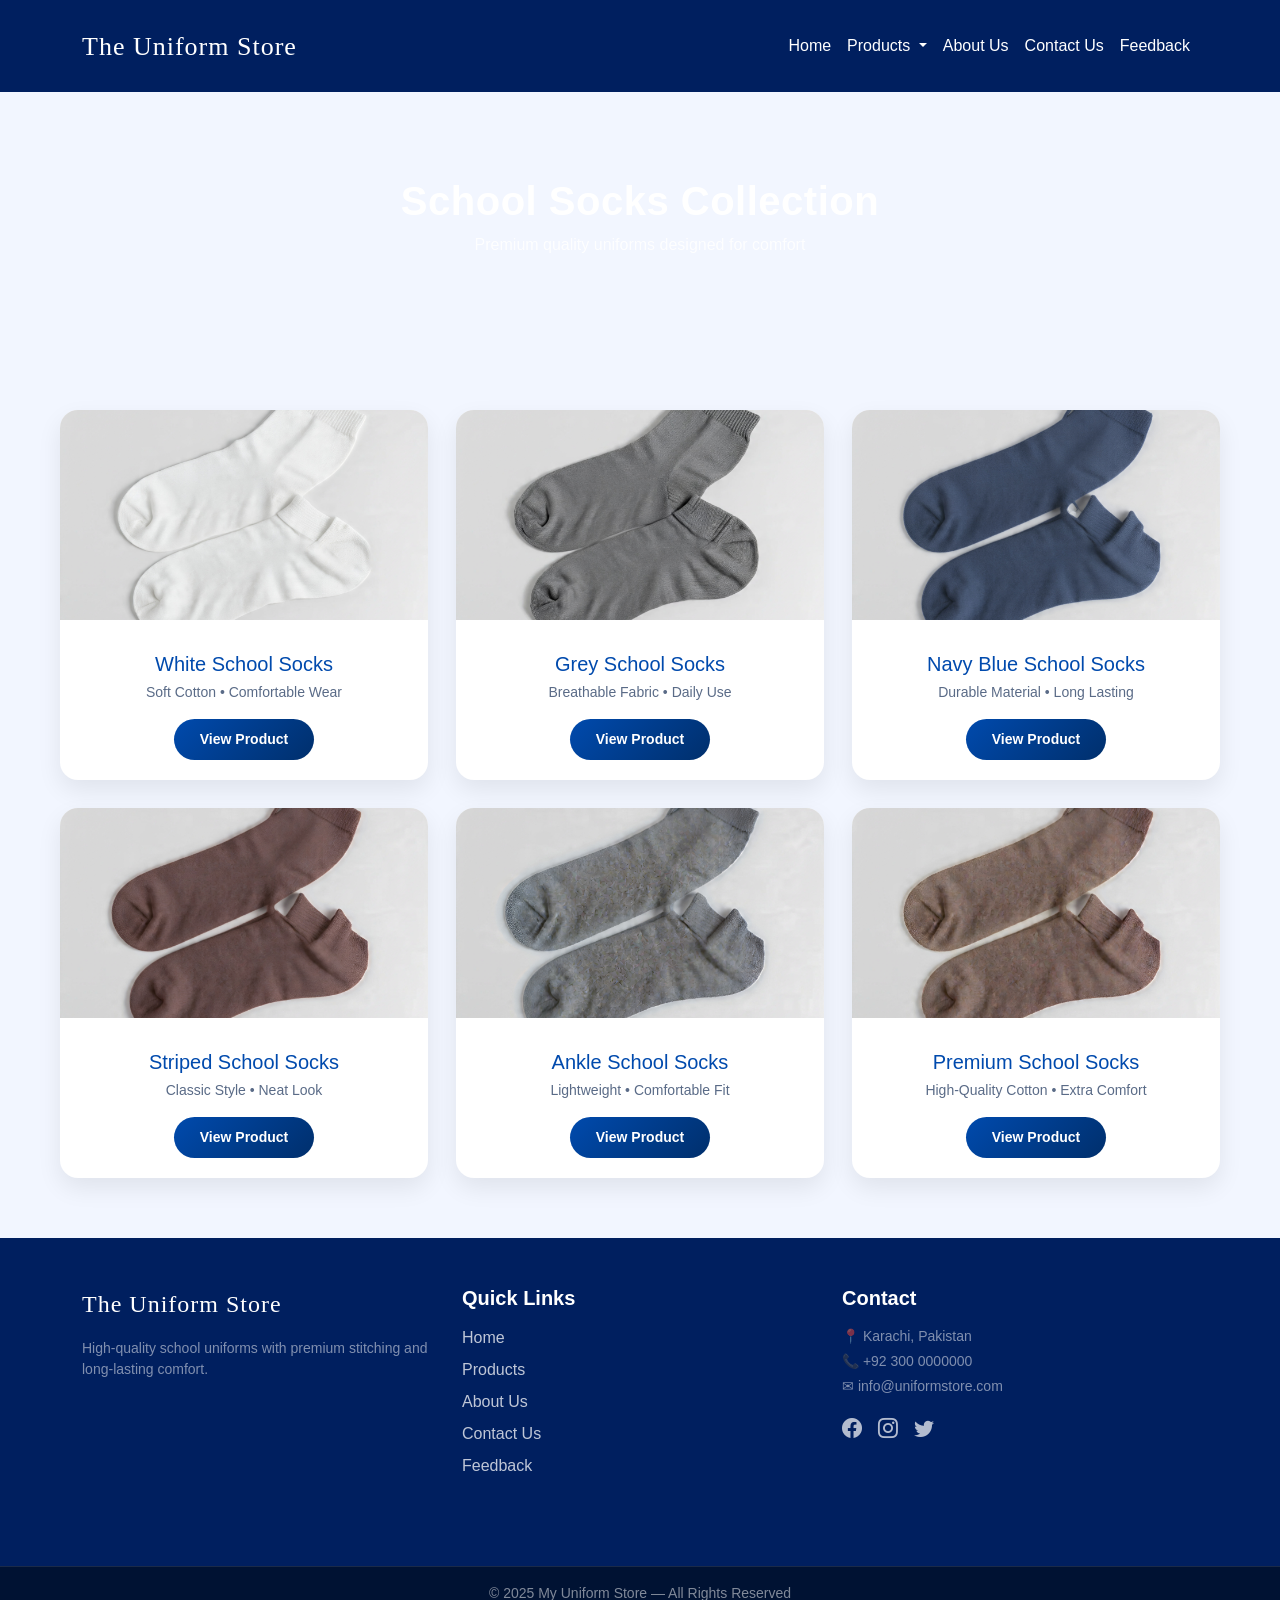
<file: socks.html>
<!DOCTYPE html>
<html lang="en">
<head>
<meta charset="UTF-8">
<meta name="viewport" content="width=device-width, initial-scale=1.0">
<title>School Shirts – The Uniform Store</title>
<!-- Bootstrap -->
  <link rel="stylesheet" href="https://cdn.jsdelivr.net/npm/bootstrap@5.3.2/dist/css/bootstrap.min.css">

  <!-- Bootstrap Icons -->
  <link rel="stylesheet" href="https://cdn.jsdelivr.net/npm/bootstrap-icons@1.11.1/font/bootstrap-icons.css">
<link rel="stylesheet" href="style.Css//socks.css">
</head>

<body>
    <!-- ================= HEADER ================= -->
<header class="main-header">
  <div class="container">
    <nav class="navbar navbar-expand-lg navbar-dark">

      <!-- Logo -->
      <a href="index.html" class="text-logo">
  <span class="logo-main">The Uniform Store</span>
</a>
      <!-- Mobile Toggle Button -->
      <button class="navbar-toggler" type="button" data-bs-toggle="collapse"
        data-bs-target="#mainNavbar" aria-controls="mainNavbar"
        aria-expanded="false" aria-label="Toggle navigation">
        <span class="navbar-toggler-icon"></span>
      </button>

      <!-- Menu -->
      <div class="collapse navbar-collapse" id="mainNavbar">
        <ul class="navbar-nav ms-auto">

          <li class="nav-item">
            <a class="nav-link" href="index.html">Home</a>
          </li>

          <li class="nav-item dropdown">
            <a class="nav-link dropdown-toggle" href="#" data-bs-toggle="dropdown">
              Products
            </a>
         <ul class="dropdown-menu">
              <li><a class="dropdown-item" href="shirt.html">Shirts</a></li>
              <li><a class="dropdown-item" href="skirt.html">Skirts</a></li>
              <li><a class="dropdown-item" href="forck.html">Frocks</a></li>
              <li><a class="dropdown-item" href="PTshirts.html">P.T T-Shirts</a></li>
              <li><a class="dropdown-item" href="PTshort.html">P.T Shorts</a></li>
              <li><a class="dropdown-item" href="pants.html">Track Pants</a></li>
              <li><a class="dropdown-item" href="belt.html">Belts</a></li>
              <li><a class="dropdown-item" href="ties.html">Ties</a></li>
              <li><a class="dropdown-item" href="socks.html">Socks</a></li>
            </ul>
          </li>

          <li class="nav-item"><a class="nav-link" href="about.html">About Us</a></li>
          <li class="nav-item"><a class="nav-link" href="contact.html">Contact Us</a></li>
          <li class="nav-item"><a class="nav-link" href="feedback.html">Feedback</a></li>

        </ul>
      </div>
    </nav>
  </div>
</header>

<!-- COLLECTION HERO -->
<section class="collection-banner">
    <div class="banner-content">
        <h1>School Socks Collection</h1>
        <p>Premium quality uniforms designed for comfort</p>
    </div>
</section>

<!-- COLLECTION GRID -->
<section class="collection-grid">

    <div class="collection-card">
    <img src="images/white socks.jpeg" alt="">
    <div class="card-info">
        <h3>White School Socks</h3>
        <p>Soft Cotton • Comfortable Wear</p>
        <a href="#" class="buy-btn">View Product</a>
    </div>
</div>

<div class="collection-card">
    <img src="images/gray socks.jpeg" alt="">
    <div class="card-info">
        <h3>Grey School Socks</h3>
        <p>Breathable Fabric • Daily Use</p>
        <a href="#" class="buy-btn">View Product</a>
    </div>
</div>

<div class="collection-card">
    <img src="images/navy socks.jpeg" alt="">
    <div class="card-info">
        <h3>Navy Blue School Socks</h3>
        <p>Durable Material • Long Lasting</p>
        <a href="#" class="buy-btn">View Product</a>
    </div>
</div>

<div class="collection-card">
    <img src="images/stripped socks.jpeg" alt="">
    <div class="card-info">
        <h3>Striped School Socks</h3>
        <p>Classic Style • Neat Look</p>
        <a href="#" class="buy-btn">View Product</a>
    </div>
</div>

<div class="collection-card">
    <img src="images/ankle socks.jpeg" alt="">
    <div class="card-info">
        <h3>Ankle School Socks</h3>
        <p>Lightweight • Comfortable Fit</p>
        <a href="#" class="buy-btn">View Product</a>
    </div>
</div>

<div class="collection-card">
    <img src="images/premium socks.jpeg" alt="">
    <div class="card-info">
        <h3>Premium School Socks</h3>
        <p>High-Quality Cotton • Extra Comfort</p>
        <a href="#" class="buy-btn">View Product</a>
    </div>
</div>



</section>
<!-- ================= FOOTER ================= -->
<footer class="footer">
  <div class="container py-5">
    <div class="row">

      <!-- Footer Logo -->
      <div class="col-md-4 mb-4">
       <!-- Footer Text Logo -->
<a href="index.html" class="footer-text-logo mb-3 d-inline-block">
  <span class="footer-logo-text">The Uniform Store</span>
</a>

        <p class="text-white-50 small">
          High-quality school uniforms with premium stitching and long-lasting comfort.
        </p>
      </div>

      <!-- Quick Links -->
      <div class="col-md-4 mb-4">
        <h5 class="fw-bold text-white mb-3">Quick Links</h5>
        <ul class="list-unstyled footer-links">
          <li><a href="#">Home</a></li>
          <li><a href="#">Products</a></li>
          <li><a href="#">About Us</a></li>
          <li><a href="#">Contact Us</a></li>
          <li><a href="#">Feedback</a></li>
        </ul>
      </div>

      <!-- Contact -->
      <div class="col-md-4 mb-4">
        <h5 class="fw-bold text-white mb-3">Contact</h5>
        <p class="text-white-50 small mb-1">📍 Karachi, Pakistan</p>
        <p class="text-white-50 small mb-1">📞 +92 300 0000000</p>
        <p class="text-white-50 small mb-3">✉ info@uniformstore.com</p>

        <div class="social-icons d-flex gap-3">
          <a href="#"><i class="bi bi-facebook"></i></a>
          <a href="#"><i class="bi bi-instagram"></i></a>
          <a href="#"><i class="bi bi-twitter"></i></a>
        </div>
      </div>

    </div>
  </div>

  <div class="footer-bottom text-center py-3">
    <p class="mb-0 text-white-50 small">
      © 2025 My Uniform Store — All Rights Reserved
    </p>
  </div>
</footer>

<!-- Bootstrap JS -->
<script src="https://cdn.jsdelivr.net/npm/bootstrap@5.3.2/dist/js/bootstrap.bundle.min.js"></script>

</body>
</html>
</file>
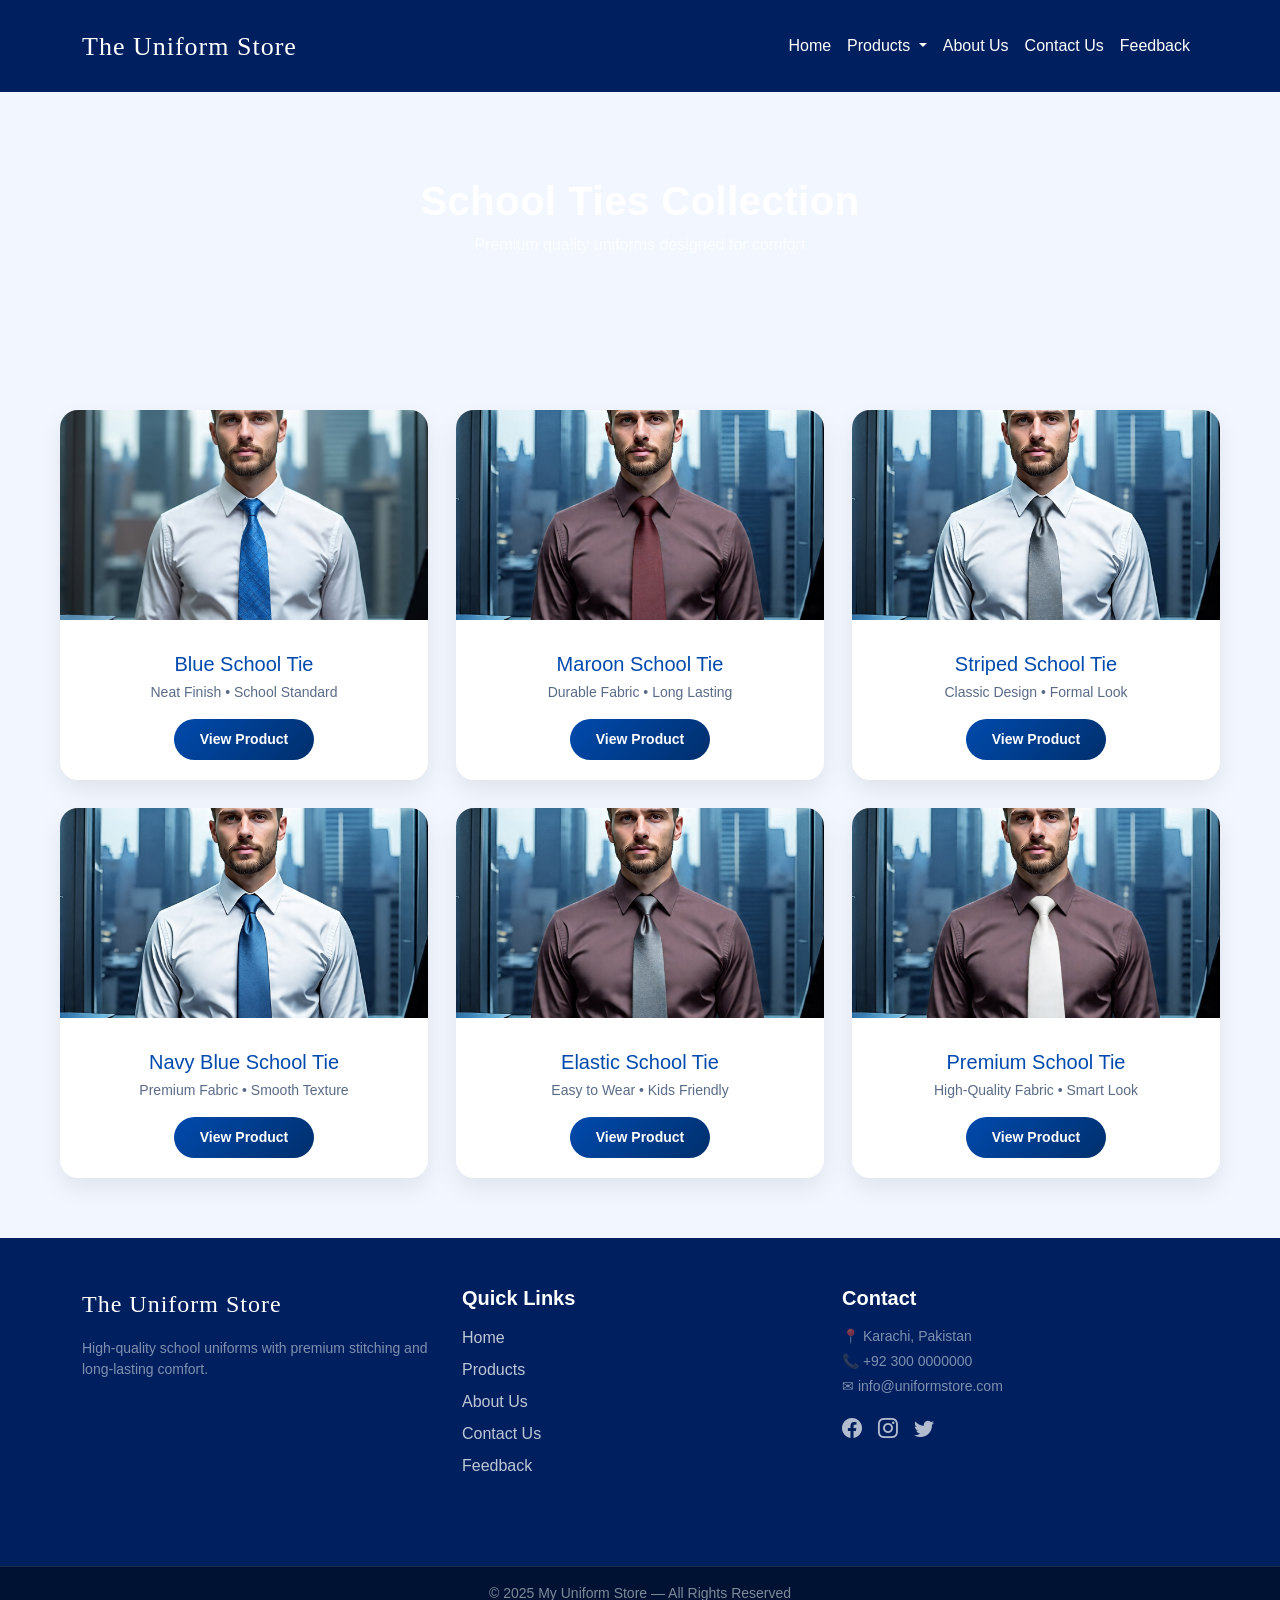
<file: ties.html>
<!DOCTYPE html>
<html lang="en">
<head>
<meta charset="UTF-8">
<meta name="viewport" content="width=device-width, initial-scale=1.0">
<title>School Shirts – The Uniform Store</title>
<!-- Bootstrap -->
  <link rel="stylesheet" href="https://cdn.jsdelivr.net/npm/bootstrap@5.3.2/dist/css/bootstrap.min.css">

  <!-- Bootstrap Icons -->
  <link rel="stylesheet" href="https://cdn.jsdelivr.net/npm/bootstrap-icons@1.11.1/font/bootstrap-icons.css">
<link rel="stylesheet" href="style.Css/ties.css">
</head>

<body>
    <!-- ================= HEADER ================= -->
<header class="main-header">
  <div class="container">
    <nav class="navbar navbar-expand-lg navbar-dark">

       <!-- Logo -->
      <a href="index.html" class="text-logo">
  <span class="logo-main">The Uniform Store</span>
</a>

      <!-- Mobile Toggle Button -->
      <button class="navbar-toggler" type="button" data-bs-toggle="collapse"
        data-bs-target="#mainNavbar" aria-controls="mainNavbar"
        aria-expanded="false" aria-label="Toggle navigation">
        <span class="navbar-toggler-icon"></span>
      </button>

      <!-- Menu -->
      <div class="collapse navbar-collapse" id="mainNavbar">
        <ul class="navbar-nav ms-auto">

          <li class="nav-item">
            <a class="nav-link" href="index.html">Home</a>
          </li>

          <li class="nav-item dropdown">
            <a class="nav-link dropdown-toggle" href="#" data-bs-toggle="dropdown">
              Products
            </a>
           <ul class="dropdown-menu">
              <li><a class="dropdown-item" href="shirt.html">Shirts</a></li>
              <li><a class="dropdown-item" href="skirt.html">Skirts</a></li>
              <li><a class="dropdown-item" href="forck.html">Frocks</a></li>
              <li><a class="dropdown-item" href="PTshirts.html">P.T T-Shirts</a></li>
              <li><a class="dropdown-item" href="PTshort.html">P.T Shorts</a></li>
              <li><a class="dropdown-item" href="pants.html">Track Pants</a></li>
              <li><a class="dropdown-item" href="belt.html">Belts</a></li>
              <li><a class="dropdown-item" href="ties.html">Ties</a></li>
              <li><a class="dropdown-item" href="socks.html">Socks</a></li>
            </ul>
          </li>

          <li class="nav-item"><a class="nav-link" href="about.html">About Us</a></li>
          <li class="nav-item"><a class="nav-link" href="contact.html">Contact Us</a></li>
          <li class="nav-item"><a class="nav-link" href="feedback.html">Feedback</a></li>

        </ul>
      </div>
    </nav>
  </div>
</header>

<!-- COLLECTION HERO -->
<section class="collection-banner">
    <div class="banner-content">
        <h1>School Ties Collection</h1>
        <p>Premium quality uniforms designed for comfort</p>
    </div>
</section>

<!-- COLLECTION GRID -->
<section class="collection-grid">

   <div class="collection-card">
    <img src="images/blue tie.jpeg" alt="">
    <div class="card-info">
        <h3>Blue School Tie</h3>
        <p>Neat Finish • School Standard</p>
        <a href="#" class="buy-btn">View Product</a>
    </div>
</div>

<div class="collection-card">
    <img src="images/mahroon tie.jpeg" alt="">
    <div class="card-info">
        <h3>Maroon School Tie</h3>
        <p>Durable Fabric • Long Lasting</p>
        <a href="#" class="buy-btn">View Product</a>
    </div>
</div>

<div class="collection-card">
    <img src="images/stripped tie.jpeg" alt="">
    <div class="card-info">
        <h3>Striped School Tie</h3>
        <p>Classic Design • Formal Look</p>
        <a href="#" class="buy-btn">View Product</a>
    </div>
</div>

<div class="collection-card">
    <img src="images/navy tie.jpeg" alt="">
    <div class="card-info">
        <h3>Navy Blue School Tie</h3>
        <p>Premium Fabric • Smooth Texture</p>
        <a href="#" class="buy-btn">View Product</a>
    </div>
</div>

<div class="collection-card">
    <img src="images/elastic tie.jpeg"alt="">
    <div class="card-info">
        <h3>Elastic School Tie</h3>
        <p>Easy to Wear • Kids Friendly</p>
        <a href="#" class="buy-btn">View Product</a>
    </div>
</div>

<div class="collection-card">
    <img src="images/premium tie.jpeg" alt="">
    <div class="card-info">
        <h3>Premium School Tie</h3>
        <p>High-Quality Fabric • Smart Look</p>
        <a href="#" class="buy-btn">View Product</a>
    </div>
</div>


</section>
<!-- ================= FOOTER ================= -->
<footer class="footer">
  <div class="container py-5">
    <div class="row">

      <!-- Footer Logo -->
      <div class="col-md-4 mb-4">
       <!-- Footer Text Logo -->
<a href="index.html" class="footer-text-logo mb-3 d-inline-block">
  <span class="footer-logo-text">The Uniform Store</span>
</a>

        <p class="text-white-50 small">
          High-quality school uniforms with premium stitching and long-lasting comfort.
        </p>
      </div>

      <!-- Quick Links -->
      <div class="col-md-4 mb-4">
        <h5 class="fw-bold text-white mb-3">Quick Links</h5>
        <ul class="list-unstyled footer-links">
          <li><a href="#">Home</a></li>
          <li><a href="#">Products</a></li>
          <li><a href="#">About Us</a></li>
          <li><a href="#">Contact Us</a></li>
          <li><a href="#">Feedback</a></li>
        </ul>
      </div>

      <!-- Contact -->
      <div class="col-md-4 mb-4">
        <h5 class="fw-bold text-white mb-3">Contact</h5>
        <p class="text-white-50 small mb-1">📍 Karachi, Pakistan</p>
        <p class="text-white-50 small mb-1">📞 +92 300 0000000</p>
        <p class="text-white-50 small mb-3">✉ info@uniformstore.com</p>

        <div class="social-icons d-flex gap-3">
          <a href="#"><i class="bi bi-facebook"></i></a>
          <a href="#"><i class="bi bi-instagram"></i></a>
          <a href="#"><i class="bi bi-twitter"></i></a>
        </div>
      </div>

    </div>
  </div>

  <div class="footer-bottom text-center py-3">
    <p class="mb-0 text-white-50 small">
      © 2025 My Uniform Store — All Rights Reserved
    </p>
  </div>
</footer>

<!-- Bootstrap JS -->
<script src="https://cdn.jsdelivr.net/npm/bootstrap@5.3.2/dist/js/bootstrap.bundle.min.js"></script>

</body>
</html>
</file>
<file: style.Css/about.css>
body {
  margin: 0;
  padding: 0;
  font-family: "Segoe UI", sans-serif;
}
/* ================= HEADER ================= */

.main-header {
  position: fixed;
  top: 0;
  width: 100%;
  background: #001f5f;
  padding: 18px 0;
  z-index: 999;
  transition: 0.35s ease;
}

/* ================= TEXT LOGO ================= */

.text-logo {
  text-decoration: none;
  display: flex;
  align-items: center;
}

.logo-main {
  font-family: 'Pacifico', 'Segoe Script', cursive;
  font-size: 26px;
  font-weight: 400;
  color: #ffffff;
  letter-spacing: 1px;
  white-space: nowrap;
  transition: 0.3s ease;
}

/* Hover effect */
.text-logo:hover .logo-main {
  color: #f9c74f;
}


/* Navbar */
.navbar-nav .nav-link {
  color: white !important;
  font-weight: 500;
  padding: 8px 14px;
}

.navbar-nav .nav-link:hover {
  color: #f9c74f !important;
}

/* Dropdown */
.dropdown-menu {
  border-radius: 10px;
}

/* GLOBAL */
body {
  margin: 0;
  font-family: "Segoe UI", sans-serif;
  background: #f5f7fa;
  color: #1b2d48;
}


/* HERO */
  .about-hero{
    height: 100vh;
    background: url("../images/about-banner.png") top center / cover no-repeat;
}

.hero-overlay {
  height: 100%;
  background: rgba(0,31,95,0.55);
  display: flex;
  align-items: center;
  justify-content: center;
}

.hero-content {
  color: white;
  text-align: center;
  animation: fadeUp 1s ease;
}

.hero-content h1 {
  font-size: 44px;
}

.hero-content p {
  font-size: 18px;
  color: #e0e6f0;
}

/* INTRO */
.about-intro {
  padding: 80px 20px;
  display: flex;
  justify-content: center;
}

.intro-box {
  max-width: 850px;
  background: white;
  padding: 45px;
  border-radius: 18px;
  text-align: center;
  box-shadow: 0 15px 35px rgba(0,0,0,0.08);
}

/* INFO CARDS */
.about-cards {
  padding: 70px 20px;
  display: flex;
  gap: 30px;
  justify-content: center;
  flex-wrap: wrap;
}

.about-card {
  width: 300px;
  background: white;
  padding: 35px 25px;
  border-radius: 18px;
  text-align: center;
  position: relative;
  transition: 0.4s;
  box-shadow: 0 15px 30px rgba(0,0,0,0.08);
}

/* Animated Border */
.about-card::after {
  content: "";
  position: absolute;
  inset: 0;
  border-radius: 18px;
  border: 2px solid transparent;
  background: linear-gradient(120deg, #001f5f, #f9c74f) border-box;
  -webkit-mask:
    linear-gradient(#fff 0 0) padding-box,
    linear-gradient(#fff 0 0);
  -webkit-mask-composite: xor;
  mask-composite: exclude;
  opacity: 0;
  transition: 0.4s;
}

.about-card:hover::after {
  opacity: 1;
}

.about-card:hover {
  transform: translateY(-12px);
}

.about-card .icon {
  font-size: 34px;
  margin-bottom: 10px;
}

.about-card h3 {
  color: #001f5f;
}

/* TEAM */
.team {
  padding: 90px 20px;
  background: white;
  text-align: center;
}

.team h2 {
  color: #001f5f;
}

.sub {
  color: #666;
  margin-bottom: 40px;
}

/* 🔥 FIXED 4 COLUMN GRID */
.team-grid {
  max-width: 1100px;
  margin: auto;
  display: grid;
  grid-template-columns: repeat(4, 1fr);
  gap: 30px;
}

/* Team Card */
.team-card {
  background: #f5f7fa;
  padding: 30px 20px;
  border-radius: 18px;
  position: relative;
  transition: 0.4s;
}

/* Animated Border */
.team-card::after {
  content: "";
  position: absolute;
  inset: 0;
  border-radius: 18px;
  border: 2px solid transparent;
  background: linear-gradient(120deg, #001f5f, #f9c74f) border-box;
  -webkit-mask:
    linear-gradient(#fff 0 0) padding-box,
    linear-gradient(#fff 0 0);
  -webkit-mask-composite: xor;
  mask-composite: exclude;
  opacity: 0;
  transition: 0.4s;
}

.team-card:hover::after {
  opacity: 1;
}

.team-card:hover {
  transform: translateY(-12px);
}

/* Image = Icon Style */
.team-img {
  width: 130px;
  height: 130px;
  margin: auto;
  border-radius: 50%;
  overflow: hidden;
  border: 5px solid #001f5f;
  transition: 0.4s;
}

.team-card:hover .team-img {
  border-color: #f9c74f;
  transform: scale(1.08);
}

.team-img img {
  width: 100%;
  height: 100%;
  object-fit: cover;
}

.team-card h4 {
  margin-top: 15px;
  color: #001f5f;
}

.team-card span {
  font-size: 14px;
  color: #666;
}

/* WHY US */
.why-us {
  padding: 70px 20px;
  background: #e9efff;
  text-align: center;
}

.why-grid {
  display: flex;
  gap: 20px;
  justify-content: center;
  flex-wrap: wrap;
}

.why-box {
  background: white;
  padding: 15px 25px;
  border-radius: 14px;
  font-weight: 500;
  box-shadow: 0 6px 15px rgba(0,0,0,0.1);
}

/* RESPONSIVE */
@media (max-width: 992px) {
  .team-grid {
    grid-template-columns: repeat(2, 1fr);
  }
}

@media (max-width: 576px) {
  .team-grid {
    grid-template-columns: 1fr;
  }
}

/* ANIMATION */
@keyframes fadeUp {
  from {
    transform: translateY(40px);
    opacity: 0;
  }
  to {
    transform: translateY(0);
    opacity: 1;
  }
}
/* ================= WHO WE ARE (PREMIUM) ================= */

.who-we-are {
  padding: 90px 20px;
  background: linear-gradient(135deg, #f5f7fa, #eef3ff);
}

.who-container {
  max-width: 1150px;
  margin: auto;
  display: grid;
  grid-template-columns: 1.2fr 1fr;
  gap: 50px;
  align-items: center;
}

/* LEFT CONTENT */
.who-left h2 {
  font-size: 36px;
  color: #001f5f;
  margin-bottom: 15px;
}

.who-left p {
  font-size: 16px;
  line-height: 1.7;
  color: #444;
}

.who-left .light {
  margin-top: 10px;
  color: #666;
}

/* Badge */
.who-badge {
  display: inline-block;
  background: rgba(0,31,95,0.1);
  color: #001f5f;
  padding: 6px 16px;
  border-radius: 30px;
  font-size: 14px;
  font-weight: 600;
  margin-bottom: 12px;
}

/* RIGHT STATS */
.who-right {
  display: grid;
  grid-template-columns: repeat(2, 1fr);
  gap: 25px;
}

/* STAT CARD */
.who-card {
  background: white;
  padding: 35px 20px;
  border-radius: 18px;
  text-align: center;
  box-shadow: 0 15px 35px rgba(0,0,0,0.08);
  position: relative;
  transition: 0.4s;
}

/* Animated Border */
.who-card::after {
  content: "";
  position: absolute;
  inset: 0;
  border-radius: 18px;
  border: 2px solid transparent;
  background: linear-gradient(120deg, #001f5f, #f9c74f) border-box;
  -webkit-mask:
    linear-gradient(#fff 0 0) padding-box,
    linear-gradient(#fff 0 0);
  -webkit-mask-composite: xor;
  mask-composite: exclude;
  opacity: 0;
  transition: 0.4s;
}

.who-card:hover::after {
  opacity: 1;
}

.who-card:hover {
  transform: translateY(-12px);
}

.who-card h3 {
  font-size: 38px;
  color: #001f5f;
  margin-bottom: 5px;
}

.who-card span {
  font-size: 14px;
  color: #666;
  font-weight: 500;
}

/* RESPONSIVE */
@media (max-width: 992px) {
  .who-container {
    grid-template-columns: 1fr;
    text-align: center;
  }

  .who-right {
    grid-template-columns: repeat(3, 1fr);
  }
}

@media (max-width: 576px) {
  .who-right {
    grid-template-columns: 1fr;
  }
}


/* ================= FOOTER ================= */

.footer {
  background: #001f5f;
  color: white;
}

/* ================= FOOTER TEXT LOGO ================= */

.footer-text-logo {
  text-decoration: none;
}

.footer-logo-text {
  font-family: 'Pacifico', 'Segoe Script', cursive;
  font-size: 24px;
  font-weight: 400;
  color: #ffffff;
  letter-spacing: 1px;
  transition: 0.3s ease;
}

/* Hover */
.footer-text-logo:hover .footer-logo-text {
  color: #f9c74f;
}

.footer-links li {
  margin-bottom: 8px;
}

.footer-links a {
  color: rgba(255,255,255,0.75);
  text-decoration: none;
  transition: 0.3s;
}

.footer-links a:hover {
  color: white;
  padding-left: 6px;
}

/* Social Icons */
.social-icons a {
  font-size: 20px;
  color: rgba(255,255,255,0.7);
  transition: 0.3s;
}

.social-icons a:hover {
  color: white;
  transform: translateY(-4px);
}

/* Footer Bottom */
.footer-bottom {
  background: #001233;
  border-top: 1px solid rgba(255,255,255,0.1);
}
/* ================= HERO RESPONSIVE ================= */
@media (max-width: 1024px) {
  .hero-content h1 {
    font-size: 34px;
  }
}

@media (max-width: 767px) {
  .about-hero {
    height: 70vh;
    min-height: 420px;
  }

  .hero-content h1 {
    font-size: 26px;
    padding: 0 15px;
  }

  .hero-content p {
    font-size: 15px;
    padding: 0 15px;
  }
}


/* ================= GENERAL / OVERFLOW SAFETY ================= */
html, body {
  max-width: 100%;
  overflow-x: hidden;
}

img {
  max-width: 100%;
  height: auto;
}

/* ================= NAVBAR TOGGLER ================= */
.navbar-toggler {
  border: none;
  padding: 4px 8px;
}

.navbar-toggler:focus {
  box-shadow: none;
}

@media (max-width: 991px) {
  .navbar-collapse {
    background: #001f5f;
    padding: 15px 10px;
    border-radius: 10px;
    margin-top: 12px;
  }

  .navbar-nav {
    text-align: left;
  }

  .dropdown-menu {
    background: #ffffff;
  }
}

@media (max-width: 400px) {
  .logo-main {
    font-size: 20px;
  }
}

/* ================= FOOTER RESPONSIVE ================= */
@media (max-width: 767px) {
  .footer .row > div {
    text-align: center;
  }

  .footer .social-icons {
    justify-content: center;
  }

  .footer-text-logo {
    display: inline-block;
  }
}
</file>
<file: style.Css/belt.css>
body {
  margin: 0;
  padding: 0;
  font-family: "Segoe UI", sans-serif;
}
/* ================= HEADER ================= */

.main-header {
  position: fixed;
  top: 0;
  width: 100%;
  background: #001f5f;
  padding: 18px 0;
  z-index: 999;
  transition: 0.35s ease;
}

/* ================= TEXT LOGO ================= */

.text-logo {
  text-decoration: none;
  display: flex;
  align-items: center;
}

.logo-main {
  font-family: 'Pacifico', 'Segoe Script', cursive;
  font-size: 26px;
  font-weight: 400;
  color: #ffffff;
  letter-spacing: 1px;
  white-space: nowrap;
  transition: 0.3s ease;
}

/* Hover effect */
.text-logo:hover .logo-main {
  color: #f9c74f;
}

/* Navbar */
.navbar-nav .nav-link {
  color: white !important;
  font-weight: 500;
  padding: 8px 14px;
}

.navbar-nav .nav-link:hover {
  color: #f9c74f !important;
}

/* Dropdown */
.dropdown-menu {
  border-radius: 10px;
}

body {
    margin: 0;
    font-family: 'Segoe UI', sans-serif;
    background: #f2f6ff;
}

/* ==============================
   COLLECTION HERO / BANNER
============================== */
.collection-banner {
    height: 350px;
    background:
        linear-gradient(
            #00008b
        ),
        url("images/shirt-banner.jpg") center / cover no-repeat;
    display: flex;
    align-items: center;
    justify-content: center;
}

.banner-content {
    text-align: center;
    margin-top: 100px;
    color: #ffffff;
}

.banner-content h1 {
    margin: 0;
    font-size: 40px;
    font-weight: 800;
    letter-spacing: 0.5px;
}

.banner-content p {
    margin-top: 8px;
    font-size: 16px;
    opacity: 0.9;
}

/* ==============================
   COLLECTION GRID
============================== */
.collection-grid {
    max-width: 1200px;
    margin: 60px auto;
    padding: 0 20px;
    display: grid;
    grid-template-columns: repeat(3, 1fr);
    gap: 28px;
}

/* ==============================
   COLLECTION CARD
============================== */
.collection-card {
    background: #ffffff;
    border-radius: 18px;
    overflow: hidden;
    box-shadow: 0 10px 25px rgba(0,0,0,0.08);
    transition: 0.4s ease;
    text-align: center;
}

.collection-card:hover {
    transform: translateY(-6px);
    box-shadow: 0 20px 35px rgba(0,0,0,0.15);
    border: 2px solid #004aad;
}

/* ==============================
   CARD IMAGE
============================== */
.collection-card img {
    width: 100%;
    height: 210px;
    object-fit: cover;
    transition: 0.4s ease;
}

.collection-card:hover img {
    transform: scale(1.05);
}

/* ==============================
   CARD INFO
============================== */
.card-info {
    padding: 20px;
}

.card-info h3 {
    margin: 12px 0 6px;
    font-size: 20px;
    color: #004aad;
}

.card-info p {
    font-size: 14px;
    color: #5a6b87;
    margin-bottom: 16px;
}

/* ==============================
   BUY BUTTON (NEW STYLE)
============================== */
.buy-btn {
    display: inline-block;
    padding: 10px 26px;
    background: linear-gradient(135deg, #004aad, #002f6c);
    color: #ffffff;
    border-radius: 30px;
    text-decoration: none;
    font-size: 14px;
    font-weight: 600;
    transition: 0.4s ease;
}

.buy-btn:hover {
    background: linear-gradient(135deg, #ff9500, #ff7b00);
    transform: scale(1.05);
}

/* ==============================
   RESPONSIVE
============================== */
/* Tablet: 768px - 1024px -> 2 columns */
@media (max-width: 1024px) {
    .collection-grid {
        grid-template-columns: repeat(2, 1fr);
    }
}

/* Mobile: up to 767px -> 1 column */
@media (max-width: 767px) {
    .collection-grid {
        grid-template-columns: 1fr;
        gap: 20px;
    }

    .collection-banner {
        height: auto;
        min-height: 260px;
        padding: 130px 16px 30px;
    }

    .banner-content {
        margin-top: 0;
    }

    .banner-content h1 {
        font-size: 28px;
        line-height: 1.3;
    }

    .banner-content p {
        font-size: 14px;
        padding: 0 10px;
    }
}

@media (max-width: 400px) {
    .logo-main {
        font-size: 20px;
    }
}
/* ================= FOOTER ================= */

.footer {
  background: #001f5f;
  color: white;
}

/* ================= FOOTER TEXT LOGO ================= */

.footer-text-logo {
  text-decoration: none;
}

.footer-logo-text {
  font-family: 'Pacifico', 'Segoe Script', cursive;
  font-size: 24px;
  font-weight: 400;
  color: #ffffff;
  letter-spacing: 1px;
  transition: 0.3s ease;
}

/* Hover */
.footer-text-logo:hover .footer-logo-text {
  color: #f9c74f;
}


.footer-links li {
  margin-bottom: 8px;
}

.footer-links a {
  color: rgba(255,255,255,0.75);
  text-decoration: none;
  transition: 0.3s;
}

.footer-links a:hover {
  color: white;
  padding-left: 6px;
}

/* Social Icons */
.social-icons a {
  font-size: 20px;
  color: rgba(255,255,255,0.7);
  transition: 0.3s;
}

.social-icons a:hover {
  color: white;
  transform: translateY(-4px);
}

/* Footer Bottom */
.footer-bottom {
  background: #001233;
  border-top: 1px solid rgba(255,255,255,0.1);
}

/* ================= GENERAL / OVERFLOW SAFETY ================= */
html, body {
  max-width: 100%;
  overflow-x: hidden;
}

img {
  max-width: 100%;
  height: auto;
}

/* ================= NAVBAR TOGGLER ================= */
.navbar-toggler {
  border: none;
  padding: 4px 8px;
}

.navbar-toggler:focus {
  box-shadow: none;
}

@media (max-width: 991px) {
  .navbar-collapse {
    background: #001f5f;
    padding: 15px 10px;
    border-radius: 10px;
    margin-top: 12px;
  }

  .navbar-nav {
    text-align: left;
  }

  .dropdown-menu {
    background: #ffffff;
  }
}

/* ================= FOOTER RESPONSIVE ================= */
@media (max-width: 767px) {
  .footer .row > div {
    text-align: center;
  }

  .footer .social-icons {
    justify-content: center;
  }

  .footer-text-logo {
    display: inline-block;
  }
}
</file>
<file: style.Css/contact.css>
body {
  margin: 0;
  padding: 0;
  font-family: "Segoe UI", sans-serif;
}
/* ================= HEADER ================= */

.main-header {
  position: fixed;
  top: 0;
  width: 100%;
  background: #001f5f;
  padding: 18px 0;
  z-index: 999;
  transition: 0.35s ease;
}

/* ================= TEXT LOGO ================= */

.text-logo {
  text-decoration: none;
  display: flex;
  align-items: center;
}

.logo-main {
  font-family: 'Pacifico', 'Segoe Script', cursive;
  font-size: 26px;
  font-weight: 400;
  color: #ffffff;
  letter-spacing: 1px;
  white-space: nowrap;
  transition: 0.3s ease;
}

/* Hover effect */
.text-logo:hover .logo-main {
  color: #f9c74f;
}

/* Navbar */
.navbar-nav .nav-link {
  color: white !important;
  font-weight: 500;
  padding: 8px 14px;
}

.navbar-nav .nav-link:hover {
  color: #f9c74f !important;
}

/* Dropdown */
.dropdown-menu {
  border-radius: 10px;
}



/* GLOBAL */
body {
    margin: 0;
    font-family: "Segoe UI", sans-serif;
    background: #eef3ff;
    color: #222;
}

/* HERO (same as About) */
.hero {
    text-align: center;
    height: 100vh;
  background: url("../images/contactus-banner.png") top/cover no-repeat;
}
.hero-overlay {
  height: 100%;
  background: rgba(0,31,95,0.55);
  display: flex;
  align-items: center;
  justify-content: center;
}



.hero h1 {
    font-size: 48px;
    font-weight: 800;
    margin-bottom: 8px;
}

.hero p {
    font-size: 17px;
    opacity: 0.9;
}

/* CONTACT SECTION */
.contact-section {
    width: 90%;
    max-width: 1350px;
    margin: 60px auto;
    display: grid;
    grid-template-columns: 1fr 1fr;
    gap: 45px;
}

/* FORM BOX WITH GLASS EFFECT */
.form-box {
    background: rgba(255,255,255,0.75);
    backdrop-filter: blur(12px);
    padding: 40px;
    border-radius: 18px;
    box-shadow: 0 8px 25px rgba(0,0,0,0.15);
}

.form-box h2 {
    color: #004aad;
    margin-bottom: 20px;
}

/* FLOATING LABEL INPUTS */
.input-group {
    position: relative;
    margin: 25px 0;
}

.input-group input,
.input-group textarea {
    width: 100%;
    padding: 15px 12px;
    font-size: 16px;
    border: 2px solid #cddaff;
    border-radius: 10px;
    outline: none;
    background: transparent;
}

.input-group textarea {
    height: 120px;
    resize: none;
}

/* FLOATING LABEL ANIMATION */
.input-group label {
    position: absolute;
    top: 15px;
    left: 14px;
    font-size: 16px;
    color: #666;
    transition: 0.3s;
    pointer-events: none;
}

.input-group input:focus + label,
.input-group input:valid + label,
.input-group textarea:focus + label,
.input-group textarea:valid + label {
    top: -10px;
    left: 10px;
    font-size: 14px;
    background: #eef3ff;
    padding: 0 6px;
    color: #004aad;
}

/* SUBMIT BUTTON */
.send-btn {
    width: 100%;
    padding: 16px;
    background: #004aad;
    color: white;
    border: none;
    border-radius: 12px;
    font-size: 18px;
    cursor: pointer;
    transition: 0.3s;
}

.send-btn:hover {
    background: #00398c;
}

/* MAP BOX */
.map-box {
    background: white;
    padding: 20px;
    border-radius: 18px;
    box-shadow: 0 8px 25px rgba(0,0,0,0.15);
}

.map-box iframe {
    width: 100%;
    height: 420px;
    border: none;
    border-radius: 14px;
}
/* RESPONSIVE */
@media(max-width: 900px) {
    .contact-section {
        grid-template-columns: 1fr;
    }
}
/* ================= FOOTER ================= */

.footer {
  background: #001f5f;
  color: white;
}

.footer-text-logo {
  text-decoration: none;
}

.footer-logo-text {
  font-family: 'Pacifico', 'Segoe Script', cursive;
  font-size: 24px;
  font-weight: 400;
  color: #ffffff;
  letter-spacing: 1px;
  transition: 0.3s ease;
}

/* Hover */
.footer-text-logo:hover .footer-logo-text {
  color: #f9c74f;
}

.footer-links li {
  margin-bottom: 8px;
}

.footer-links a {
  color: rgba(255,255,255,0.75);
  text-decoration: none;
  transition: 0.3s;
}

.footer-links a:hover {
  color: white;
  padding-left: 6px;
}

/* Social Icons */
.social-icons a {
  font-size: 20px;
  color: rgba(255,255,255,0.7);
  transition: 0.3s;
}

.social-icons a:hover {
  color: white;
  transform: translateY(-4px);
}

/* Footer Bottom */
.footer-bottom {
  background: #001233;
  border-top: 1px solid rgba(255,255,255,0.1);
}
/* ================= HERO RESPONSIVE ================= */
@media (max-width: 1024px) {
  .hero h1 {
    font-size: 36px;
  }
}

@media (max-width: 767px) {
  .hero {
    height: 60vh;
    min-height: 380px;
  }

  .hero h1 {
    font-size: 26px;
    padding: 0 15px;
  }

  .hero p {
    font-size: 14px;
    padding: 0 15px;
  }
}


/* ================= GENERAL / OVERFLOW SAFETY ================= */
html, body {
  max-width: 100%;
  overflow-x: hidden;
}

img {
  max-width: 100%;
  height: auto;
}

/* ================= NAVBAR TOGGLER ================= */
.navbar-toggler {
  border: none;
  padding: 4px 8px;
}

.navbar-toggler:focus {
  box-shadow: none;
}

@media (max-width: 991px) {
  .navbar-collapse {
    background: #001f5f;
    padding: 15px 10px;
    border-radius: 10px;
    margin-top: 12px;
  }

  .navbar-nav {
    text-align: left;
  }

  .dropdown-menu {
    background: #ffffff;
  }
}

@media (max-width: 400px) {
  .logo-main {
    font-size: 20px;
  }
}

/* ================= FOOTER RESPONSIVE ================= */
@media (max-width: 767px) {
  .footer .row > div {
    text-align: center;
  }

  .footer .social-icons {
    justify-content: center;
  }

  .footer-text-logo {
    display: inline-block;
  }
}
</file>
<file: style.Css/feedback.css>
body {
  margin: 0;
  padding: 0;
  font-family: "Segoe UI", sans-serif;
}
/* ================= HEADER ================= */

.main-header {
  position: fixed;
  top: 0;
  width: 100%;
  background: #001f5f;
  padding: 18px 0;
  z-index: 999;
  transition: 0.35s ease;
}

/* ================= TEXT LOGO ================= */

.text-logo {
  text-decoration: none;
  display: flex;
  align-items: center;
}

.logo-main {
  font-family: 'Pacifico', 'Segoe Script', cursive;
  font-size: 26px;
  font-weight: 400;
  color: #ffffff;
  letter-spacing: 1px;
  white-space: nowrap;
  transition: 0.3s ease;
}

/* Hover effect */
.text-logo:hover .logo-main {
  color: #f9c74f;
}


/* Navbar */
.navbar-nav .nav-link {
  color: white !important;
  font-weight: 500;
  padding: 8px 14px;
}

.navbar-nav .nav-link:hover {
  color: #f9c74f !important;
}

/* Dropdown */
.dropdown-menu {
  border-radius: 10px;
}


/* GLOBAL */
body {
    margin: 0;
    font-family: 'Poppins', sans-serif;
    background: #eef3ff;
    color: #1b2d48;
}

/* HERO */
.feedback-hero{
height: 100vh;
margin-top: 80px;
  background: url("../images/feedback-banner.png")  top/cover no-repeat;
}
.hero-overlay {
  height: 100%;
  background: rgba(0,31,95,0.55);
  display: flex;
  align-items: center;
  justify-content: center;
}


/* FEEDBACK FORM */
.feedback-form-section{
    width:100%;
    display:flex;
    justify-content:center;
    padding:60px 20px;
}
.feedback-form{
    width:100%;
    max-width:900px;
    background: rgba(255,255,255,0.85);
    backdrop-filter: blur(12px);
    padding:50px;
    border-radius:25px;
    box-shadow:0 15px 50px rgba(0,0,0,0.15);
    border: 2px solid #004aad;
    transition:0.4s;
}
.feedback-form:hover{transform:translateY(-3px);}
.feedback-form h2{color:#004aad; margin-bottom:25px;}
.input-group{position:relative; margin-bottom:22px;}
.input-group input,
.input-group textarea{
    width:100%; padding:16px 14px; border-radius:14px; border:2px solid #004aad;
    background: rgba(255,255,255,0.95); font-size:16px; outline:none; transition:0.3s;
}
.input-group input:hover,
.input-group textarea:hover{transform:scale(1.02); border-color:#66a3ff;}
.input-group textarea{height:140px; resize:none;}
.input-group label{
    position:absolute; top:16px; left:14px; color:#666; font-size:16px; transition:0.3s; pointer-events:none;
}
.input-group input:focus + label,
.input-group input:valid + label,
.input-group textarea:focus + label,
.input-group textarea:valid + label{
    top:-10px; left:10px; font-size:14px; color:#004aad;
    background: rgba(255,255,255,0.85); padding:0 5px;
}
button{
    width:100%; padding:16px; font-size:18px; border:none; border-radius:14px;
    background:#004aad; color:white; font-weight:600; cursor:pointer; transition:0.3s;
}
button:hover{background:#003580; transform:translateY(-4px);}
#msg{margin-top:15px; font-size:18px; font-weight:600; text-align:center;}

/* TESTIMONIALS */
.testimonials {
    padding: 70px 20px;
    background: #f2f7ff;
    text-align: center;
}
.testimonials h2 {
    font-size: 36px;
    font-weight: 700;
    color: #004aad;
    margin-bottom: 8px;
}
.testimonials .subtitle {
    font-size: 17px;
    color: #54617a;
    margin-bottom: 40px;
}
.testimonial-cards {
    display: flex;
    flex-wrap: wrap;
    gap: 30px;
    justify-content: center;
}
.testimonial-card {
    background: white;
    width: 260px;
    padding: 25px 20px;
    border-radius: 18px;
    box-shadow: 0 10px 25px rgba(0,0,0,0.12);
    text-align: center;
    transition: 0.4s ease;
}
.testimonial-card:hover {
    transform: translateY(-10px) scale(1.03);
    box-shadow: 0 15px 30px rgba(0,0,0,0.18);
}
.testimonial-card .img-box {
    width: 80px;
    height: 80px;
    margin: 0 auto 15px;
    border-radius: 50%;
    overflow: hidden;
    border: 4px solid #004aad;
}
.testimonial-card .img-box img {
    width: 100%;
    height: 100%;
    object-fit: cover;
}
.testimonial-card p {
    font-size: 15px;
    color: #1b2d48;
    line-height: 1.5;
    margin-bottom: 10px;
}
.testimonial-card span {
    display: block;
    font-weight: 600;
    color: #004aad;
}

/* RESPONSIVE */
@media(max-width:900px) {
    .feedback-form-section{
        padding:40px 20px;
    }
    .feedback-form{padding:30px;}
    .testimonial-cards {
        flex-direction: column;
        align-items: center;
    }
    .testimonial-card {
        width:85%;
    }
}


/* ================= FOOTER ================= */

.footer {
  background: #001f5f;
  color: white;
}

/* ================= FOOTER TEXT LOGO ================= */

.footer-text-logo {
  text-decoration: none;
}

.footer-logo-text {
  font-family: 'Pacifico', 'Segoe Script', cursive;
  font-size: 24px;
  font-weight: 400;
  color: #ffffff;
  letter-spacing: 1px;
  transition: 0.3s ease;
}

/* Hover */
.footer-text-logo:hover .footer-logo-text {
  color: #f9c74f;
}


.footer-links li {
  margin-bottom: 8px;
}

.footer-links a {
  color: rgba(255,255,255,0.75);
  text-decoration: none;
  transition: 0.3s;
}

.footer-links a:hover {
  color: white;
  padding-left: 6px;
}

/* Social Icons */
.social-icons a {
  font-size: 20px;
  color: rgba(255,255,255,0.7);
  transition: 0.3s;
}

.social-icons a:hover {
  color: white;
  transform: translateY(-4px);
}

/* Footer Bottom */
.footer-bottom {
  background: #001233;
  border-top: 1px solid rgba(255,255,255,0.1);
}
/* ================= HERO RESPONSIVE ================= */
@media (max-width: 1024px) {
  .feedback-hero {
    height: 70vh;
  }
}

@media (max-width: 767px) {
  .feedback-hero {
    height: 55vh;
    min-height: 340px;
    margin-top: 0;
  }

  .hero-content h1 {
    font-size: 26px;
    padding: 0 15px;
  }

  .hero-content p {
    font-size: 14px;
    padding: 0 15px;
  }
}


/* ================= GENERAL / OVERFLOW SAFETY ================= */
html, body {
  max-width: 100%;
  overflow-x: hidden;
}

img {
  max-width: 100%;
  height: auto;
}

/* ================= NAVBAR TOGGLER ================= */
/* Scoped with .main-header so this wins over the page's generic
   `button { width:100%; ... }` rule used for the feedback form button */
.main-header .navbar-toggler {
  width: auto;
  border: none;
  padding: 4px 8px;
  background: transparent;
}

.main-header .navbar-toggler:hover {
  background: transparent;
  transform: none;
}

.main-header .navbar-toggler:focus {
  box-shadow: none;
}

@media (max-width: 991px) {
  .navbar-collapse {
    background: #001f5f;
    padding: 15px 10px;
    border-radius: 10px;
    margin-top: 12px;
  }

  .navbar-nav {
    text-align: left;
  }

  .dropdown-menu {
    background: #ffffff;
  }
}

@media (max-width: 400px) {
  .logo-main {
    font-size: 20px;
  }
}

/* ================= FOOTER RESPONSIVE ================= */
@media (max-width: 767px) {
  .footer .row > div {
    text-align: center;
  }

  .footer .social-icons {
    justify-content: center;
  }

  .footer-text-logo {
    display: inline-block;
  }
}
</file>
<file: style.Css/frock.css>
body {
  margin: 0;
  padding: 0;
  font-family: "Segoe UI", sans-serif;
}
/* ================= HEADER ================= */

.main-header {
  position: fixed;
  top: 0;
  width: 100%;
  background: #001f5f;
  padding: 18px 0;
  z-index: 999;
  transition: 0.35s ease;
}
/* ================= TEXT LOGO ================= */

.text-logo {
  text-decoration: none;
  display: flex;
  align-items: center;
}

.logo-main {
  font-family: 'Pacifico', 'Segoe Script', cursive;
  font-size: 26px;
  font-weight: 400;
  color: #ffffff;
  letter-spacing: 1px;
  white-space: nowrap;
  transition: 0.3s ease;
}

/* Hover effect */
.text-logo:hover .logo-main {
  color: #f9c74f;
}


/* Navbar */
.navbar-nav .nav-link {
  color: white !important;
  font-weight: 500;
  padding: 8px 14px;
}

.navbar-nav .nav-link:hover {
  color: #f9c74f !important;
}

/* Dropdown */
.dropdown-menu {
  border-radius: 10px;
}

body {
    margin: 0;
    font-family: 'Segoe UI', sans-serif;
    background: #f2f6ff;
}

/* ==============================
   COLLECTION HERO / BANNER
============================== */
.collection-banner {
    height: 350px;
    background:
        linear-gradient(
            #00008b
        ),
        url("images/shirt-banner.jpg") center / cover no-repeat;
    display: flex;
    align-items: center;
    justify-content: center;
}

.banner-content {
    text-align: center;
    margin-top: 100px;
    color: #ffffff;
}

.banner-content h1 {
    margin: 0;
    font-size: 40px;
    font-weight: 800;
    letter-spacing: 0.5px;
}

.banner-content p {
    margin-top: 8px;
    font-size: 16px;
    opacity: 0.9;
}

/* ==============================
   COLLECTION GRID
============================== */
.collection-grid {
    max-width: 1200px;
    margin: 60px auto;
    padding: 0 20px;
    display: grid;
    grid-template-columns: repeat(3, 1fr);
    gap: 28px;
}

/* ==============================
   COLLECTION CARD
============================== */
.collection-card {
    background: #ffffff;
    border-radius: 18px;
    overflow: hidden;
    box-shadow: 0 10px 25px rgba(0,0,0,0.08);
    transition: 0.4s ease;
    text-align: center;
}

.collection-card:hover {
    transform: translateY(-6px);
    box-shadow: 0 20px 35px rgba(0,0,0,0.15);
    border: 2px solid #004aad;
}

/* ==============================
   CARD IMAGE
============================== */
.collection-card img {
    width: 100%;
    height: 210px;
    object-fit: cover;
    transition: 0.4s ease;
}

.collection-card:hover img {
    transform: scale(1.05);
}

/* ==============================
   CARD INFO
============================== */
.card-info {
    padding: 20px;
}

.card-info h3 {
    margin: 12px 0 6px;
    font-size: 20px;
    color: #004aad;
}

.card-info p {
    font-size: 14px;
    color: #5a6b87;
    margin-bottom: 16px;
}

/* ==============================
   BUY BUTTON (NEW STYLE)
============================== */
.buy-btn {
    display: inline-block;
    padding: 10px 26px;
    background: linear-gradient(135deg, #004aad, #002f6c);
    color: #ffffff;
    border-radius: 30px;
    text-decoration: none;
    font-size: 14px;
    font-weight: 600;
    transition: 0.4s ease;
}

.buy-btn:hover {
    background: linear-gradient(135deg, #ff9500, #ff7b00);
    transform: scale(1.05);
}

/* ==============================
   RESPONSIVE
============================== */
/* Tablet: 768px - 1024px -> 2 columns */
@media (max-width: 1024px) {
    .collection-grid {
        grid-template-columns: repeat(2, 1fr);
    }
}

/* Mobile: up to 767px -> 1 column */
@media (max-width: 767px) {
    .collection-grid {
        grid-template-columns: 1fr;
        gap: 20px;
    }

    .collection-banner {
        height: auto;
        min-height: 260px;
        padding: 130px 16px 30px;
    }

    .banner-content {
        margin-top: 0;
    }

    .banner-content h1 {
        font-size: 28px;
        line-height: 1.3;
    }

    .banner-content p {
        font-size: 14px;
        padding: 0 10px;
    }
}

@media (max-width: 400px) {
    .logo-main {
        font-size: 20px;
    }
}
/* ================= FOOTER ================= */

.footer {
  background: #001f5f;
  color: white;
}

/* ================= FOOTER TEXT LOGO ================= */

.footer-text-logo {
  text-decoration: none;
}

.footer-logo-text {
  font-family: 'Pacifico', 'Segoe Script', cursive;
  font-size: 24px;
  font-weight: 400;
  color: #ffffff;
  letter-spacing: 1px;
  transition: 0.3s ease;
}

/* Hover */
.footer-text-logo:hover .footer-logo-text {
  color: #f9c74f;
}


.footer-links li {
  margin-bottom: 8px;
}

.footer-links a {
  color: rgba(255,255,255,0.75);
  text-decoration: none;
  transition: 0.3s;
}

.footer-links a:hover {
  color: white;
  padding-left: 6px;
}

/* Social Icons */
.social-icons a {
  font-size: 20px;
  color: rgba(255,255,255,0.7);
  transition: 0.3s;
}

.social-icons a:hover {
  color: white;
  transform: translateY(-4px);
}

/* Footer Bottom */
.footer-bottom {
  background: #001233;
  border-top: 1px solid rgba(255,255,255,0.1);
}

/* ================= GENERAL / OVERFLOW SAFETY ================= */
html, body {
  max-width: 100%;
  overflow-x: hidden;
}

img {
  max-width: 100%;
  height: auto;
}

/* ================= NAVBAR TOGGLER ================= */
.navbar-toggler {
  border: none;
  padding: 4px 8px;
}

.navbar-toggler:focus {
  box-shadow: none;
}

@media (max-width: 991px) {
  .navbar-collapse {
    background: #001f5f;
    padding: 15px 10px;
    border-radius: 10px;
    margin-top: 12px;
  }

  .navbar-nav {
    text-align: left;
  }

  .dropdown-menu {
    background: #ffffff;
  }
}

/* ================= FOOTER RESPONSIVE ================= */
@media (max-width: 767px) {
  .footer .row > div {
    text-align: center;
  }

  .footer .social-icons {
    justify-content: center;
  }

  .footer-text-logo {
    display: inline-block;
  }
}
</file>
<file: style.Css/pants.css>
body {
  margin: 0;
  padding: 0;
  font-family: "Segoe UI", sans-serif;
}
/* ================= HEADER ================= */

.main-header {
  position: fixed;
  top: 0;
  width: 100%;
  background: #001f5f;
  padding: 18px 0;
  z-index: 999;
  transition: 0.35s ease;
}

/* ================= TEXT LOGO ================= */

.text-logo {
  text-decoration: none;
  display: flex;
  align-items: center;
}

.logo-main {
  font-family: 'Pacifico', 'Segoe Script', cursive;
  font-size: 26px;
  font-weight: 400;
  color: #ffffff;
  letter-spacing: 1px;
  white-space: nowrap;
  transition: 0.3s ease;
}

/* Hover effect */
.text-logo:hover .logo-main {
  color: #f9c74f;
}

/* Navbar */
.navbar-nav .nav-link {
  color: white !important;
  font-weight: 500;
  padding: 8px 14px;
}

.navbar-nav .nav-link:hover {
  color: #f9c74f !important;
}

/* Dropdown */
.dropdown-menu {
  border-radius: 10px;
}

body {
    margin: 0;
    font-family: 'Segoe UI', sans-serif;
    background: #f2f6ff;
}

/* ==============================
   COLLECTION HERO / BANNER
============================== */
.collection-banner {
    height: 350px;
    background:
        linear-gradient(
            #00008b
        ),
        url("images/shirt-banner.jpg") center / cover no-repeat;
    display: flex;
    align-items: center;
    justify-content: center;
}

.banner-content {
    text-align: center;
    margin-top: 100px;
    color: #ffffff;
}

.banner-content h1 {
    margin: 0;
    font-size: 40px;
    font-weight: 800;
    letter-spacing: 0.5px;
}

.banner-content p {
    margin-top: 8px;
    font-size: 16px;
    opacity: 0.9;
}

/* ==============================
   COLLECTION GRID
============================== */
.collection-grid {
    max-width: 1200px;
    margin: 60px auto;
    padding: 0 20px;
    display: grid;
    grid-template-columns: repeat(3, 1fr);
    gap: 28px;
}

/* ==============================
   COLLECTION CARD
============================== */
.collection-card {
    background: #ffffff;
    border-radius: 18px;
    overflow: hidden;
    box-shadow: 0 10px 25px rgba(0,0,0,0.08);
    transition: 0.4s ease;
    text-align: center;
}

.collection-card:hover {
    transform: translateY(-6px);
    box-shadow: 0 20px 35px rgba(0,0,0,0.15);
    border: 2px solid #004aad;
}

/* ==============================
   CARD IMAGE
============================== */
.collection-card img {
    width: 100%;
    height: 210px;
    object-fit: cover;
    transition: 0.4s ease;
}

.collection-card:hover img {
    transform: scale(1.05);
}

/* ==============================
   CARD INFO
============================== */
.card-info {
    padding: 20px;
}

.card-info h3 {
    margin: 12px 0 6px;
    font-size: 20px;
    color: #004aad;
}

.card-info p {
    font-size: 14px;
    color: #5a6b87;
    margin-bottom: 16px;
}

/* ==============================
   BUY BUTTON (NEW STYLE)
============================== */
.buy-btn {
    display: inline-block;
    padding: 10px 26px;
    background: linear-gradient(135deg, #004aad, #002f6c);
    color: #ffffff;
    border-radius: 30px;
    text-decoration: none;
    font-size: 14px;
    font-weight: 600;
    transition: 0.4s ease;
}

.buy-btn:hover {
    background: linear-gradient(135deg, #ff9500, #ff7b00);
    transform: scale(1.05);
}

/* ==============================
   RESPONSIVE
============================== */
/* Tablet: 768px - 1024px -> 2 columns */
@media (max-width: 1024px) {
    .collection-grid {
        grid-template-columns: repeat(2, 1fr);
    }
}

/* Mobile: up to 767px -> 1 column */
@media (max-width: 767px) {
    .collection-grid {
        grid-template-columns: 1fr;
        gap: 20px;
    }

    .collection-banner {
        height: auto;
        min-height: 260px;
        padding: 130px 16px 30px;
    }

    .banner-content {
        margin-top: 0;
    }

    .banner-content h1 {
        font-size: 28px;
        line-height: 1.3;
    }

    .banner-content p {
        font-size: 14px;
        padding: 0 10px;
    }
}

@media (max-width: 400px) {
    .logo-main {
        font-size: 20px;
    }
}
/* ================= FOOTER ================= */

.footer {
  background: #001f5f;
  color: white;
}

/* ================= FOOTER TEXT LOGO ================= */

.footer-text-logo {
  text-decoration: none;
}

.footer-logo-text {
  font-family: 'Pacifico', 'Segoe Script', cursive;
  font-size: 24px;
  font-weight: 400;
  color: #ffffff;
  letter-spacing: 1px;
  transition: 0.3s ease;
}

/* Hover */
.footer-text-logo:hover .footer-logo-text {
  color: #f9c74f;
}


.footer-links li {
  margin-bottom: 8px;
}

.footer-links a {
  color: rgba(255,255,255,0.75);
  text-decoration: none;
  transition: 0.3s;
}

.footer-links a:hover {
  color: white;
  padding-left: 6px;
}

/* Social Icons */
.social-icons a {
  font-size: 20px;
  color: rgba(255,255,255,0.7);
  transition: 0.3s;
}

.social-icons a:hover {
  color: white;
  transform: translateY(-4px);
}

/* Footer Bottom */
.footer-bottom {
  background: #001233;
  border-top: 1px solid rgba(255,255,255,0.1);
}

/* ================= GENERAL / OVERFLOW SAFETY ================= */
html, body {
  max-width: 100%;
  overflow-x: hidden;
}

img {
  max-width: 100%;
  height: auto;
}

/* ================= NAVBAR TOGGLER ================= */
.navbar-toggler {
  border: none;
  padding: 4px 8px;
}

.navbar-toggler:focus {
  box-shadow: none;
}

@media (max-width: 991px) {
  .navbar-collapse {
    background: #001f5f;
    padding: 15px 10px;
    border-radius: 10px;
    margin-top: 12px;
  }

  .navbar-nav {
    text-align: left;
  }

  .dropdown-menu {
    background: #ffffff;
  }
}

/* ================= FOOTER RESPONSIVE ================= */
@media (max-width: 767px) {
  .footer .row > div {
    text-align: center;
  }

  .footer .social-icons {
    justify-content: center;
  }

  .footer-text-logo {
    display: inline-block;
  }
}
</file>
<file: style.Css/PTshirts.css>
body {
  margin: 0;
  padding: 0;
  font-family: "Segoe UI", sans-serif;
}
/* ================= HEADER ================= */

.main-header {
  position: fixed;
  top: 0;
  width: 100%;
  background: #001f5f;
  padding: 18px 0;
  z-index: 999;
  transition: 0.35s ease;
}

/* ================= TEXT LOGO ================= */

.text-logo {
  text-decoration: none;
  display: flex;
  align-items: center;
}

.logo-main {
  font-family: 'Pacifico', 'Segoe Script', cursive;
  font-size: 26px;
  font-weight: 400;
  color: #ffffff;
  letter-spacing: 1px;
  white-space: nowrap;
  transition: 0.3s ease;
}

/* Hover effect */
.text-logo:hover .logo-main {
  color: #f9c74f;
}

/* Navbar */
.navbar-nav .nav-link {
  color: white !important;
  font-weight: 500;
  padding: 8px 14px;
}

.navbar-nav .nav-link:hover {
  color: #f9c74f !important;
}

/* Dropdown */
.dropdown-menu {
  border-radius: 10px;
}

body {
    margin: 0;
    font-family: 'Segoe UI', sans-serif;
    background: #f2f6ff;
}

/* ==============================
   COLLECTION HERO / BANNER
============================== */
.collection-banner {
    height: 350px;
    background:
        linear-gradient(
            #00008b
        ),
        url("images/shirt-banner.jpg") center / cover no-repeat;
    display: flex;
    align-items: center;
    justify-content: center;
}

.banner-content {
    text-align: center;
    margin-top: 100px;
    color: #ffffff;
}

.banner-content h1 {
    margin: 0;
    font-size: 40px;
    font-weight: 800;
    letter-spacing: 0.5px;
}

.banner-content p {
    margin-top: 8px;
    font-size: 16px;
    opacity: 0.9;
}

/* ==============================
   COLLECTION GRID
============================== */
.collection-grid {
    max-width: 1200px;
    margin: 60px auto;
    padding: 0 20px;
    display: grid;
    grid-template-columns: repeat(3, 1fr);
    gap: 28px;
}

/* ==============================
   COLLECTION CARD
============================== */
.collection-card {
    background: #ffffff;
    border-radius: 18px;
    overflow: hidden;
    box-shadow: 0 10px 25px rgba(0,0,0,0.08);
    transition: 0.4s ease;
    text-align: center;
}

.collection-card:hover {
    transform: translateY(-6px);
    box-shadow: 0 20px 35px rgba(0,0,0,0.15);
    border: 2px solid #004aad;
}

/* ==============================
   CARD IMAGE
============================== */
.collection-card img {
    width: 100%;
    height: 210px;
    object-fit: cover;
    transition: 0.4s ease;
}

.collection-card:hover img {
    transform: scale(1.05);
}

/* ==============================
   CARD INFO
============================== */
.card-info {
    padding: 20px;
}

.card-info h3 {
    margin: 12px 0 6px;
    font-size: 20px;
    color: #004aad;
}

.card-info p {
    font-size: 14px;
    color: #5a6b87;
    margin-bottom: 16px;
}

/* ==============================
   BUY BUTTON (NEW STYLE)
============================== */
.buy-btn {
    display: inline-block;
    padding: 10px 26px;
    background: linear-gradient(135deg, #004aad, #002f6c);
    color: #ffffff;
    border-radius: 30px;
    text-decoration: none;
    font-size: 14px;
    font-weight: 600;
    transition: 0.4s ease;
}

.buy-btn:hover {
    background: linear-gradient(135deg, #ff9500, #ff7b00);
    transform: scale(1.05);
}

/* ==============================
   RESPONSIVE
============================== */
/* Tablet: 768px - 1024px -> 2 columns */
@media (max-width: 1024px) {
    .collection-grid {
        grid-template-columns: repeat(2, 1fr);
    }
}

/* Mobile: up to 767px -> 1 column */
@media (max-width: 767px) {
    .collection-grid {
        grid-template-columns: 1fr;
        gap: 20px;
    }

    .collection-banner {
        height: auto;
        min-height: 260px;
        padding: 130px 16px 30px;
    }

    .banner-content {
        margin-top: 0;
    }

    .banner-content h1 {
        font-size: 28px;
        line-height: 1.3;
    }

    .banner-content p {
        font-size: 14px;
        padding: 0 10px;
    }
}

@media (max-width: 400px) {
    .logo-main {
        font-size: 20px;
    }
}
/* ================= FOOTER ================= */

.footer {
  background: #001f5f;
  color: white;
}

/* ================= FOOTER TEXT LOGO ================= */

.footer-text-logo {
  text-decoration: none;
}

.footer-logo-text {
  font-family: 'Pacifico', 'Segoe Script', cursive;
  font-size: 24px;
  font-weight: 400;
  color: #ffffff;
  letter-spacing: 1px;
  transition: 0.3s ease;
}

/* Hover */
.footer-text-logo:hover .footer-logo-text {
  color: #f9c74f;
}


.footer-links li {
  margin-bottom: 8px;
}

.footer-links a {
  color: rgba(255,255,255,0.75);
  text-decoration: none;
  transition: 0.3s;
}

.footer-links a:hover {
  color: white;
  padding-left: 6px;
}

/* Social Icons */
.social-icons a {
  font-size: 20px;
  color: rgba(255,255,255,0.7);
  transition: 0.3s;
}

.social-icons a:hover {
  color: white;
  transform: translateY(-4px);
}

/* Footer Bottom */
.footer-bottom {
  background: #001233;
  border-top: 1px solid rgba(255,255,255,0.1);
}

/* ================= GENERAL / OVERFLOW SAFETY ================= */
html, body {
  max-width: 100%;
  overflow-x: hidden;
}

img {
  max-width: 100%;
  height: auto;
}

/* ================= NAVBAR TOGGLER ================= */
.navbar-toggler {
  border: none;
  padding: 4px 8px;
}

.navbar-toggler:focus {
  box-shadow: none;
}

@media (max-width: 991px) {
  .navbar-collapse {
    background: #001f5f;
    padding: 15px 10px;
    border-radius: 10px;
    margin-top: 12px;
  }

  .navbar-nav {
    text-align: left;
  }

  .dropdown-menu {
    background: #ffffff;
  }
}

/* ================= FOOTER RESPONSIVE ================= */
@media (max-width: 767px) {
  .footer .row > div {
    text-align: center;
  }

  .footer .social-icons {
    justify-content: center;
  }

  .footer-text-logo {
    display: inline-block;
  }
}
</file>
<file: style.Css/PTshorts.css>
body {
  margin: 0;
  padding: 0;
  font-family: "Segoe UI", sans-serif;
}
/* ================= HEADER ================= */

.main-header {
  position: fixed;
  top: 0;
  width: 100%;
  background: #001f5f;
  padding: 18px 0;
  z-index: 999;
  transition: 0.35s ease;
}

/* ================= TEXT LOGO ================= */

.text-logo {
  text-decoration: none;
  display: flex;
  align-items: center;
}

.logo-main {
  font-family: 'Pacifico', 'Segoe Script', cursive;
  font-size: 26px;
  font-weight: 400;
  color: #ffffff;
  letter-spacing: 1px;
  white-space: nowrap;
  transition: 0.3s ease;
}

/* Hover effect */
.text-logo:hover .logo-main {
  color: #f9c74f;
}


/* Navbar */
.navbar-nav .nav-link {
  color: white !important;
  font-weight: 500;
  padding: 8px 14px;
}

.navbar-nav .nav-link:hover {
  color: #f9c74f !important;
}

/* Dropdown */
.dropdown-menu {
  border-radius: 10px;
}

body {
    margin: 0;
    font-family: 'Segoe UI', sans-serif;
    background: #f2f6ff;
}

/* ==============================
   COLLECTION HERO / BANNER
============================== */
.collection-banner {
    height: 350px;
    background:
        linear-gradient(
            #00008b
        ),
        url("images/shirt-banner.jpg") center / cover no-repeat;
    display: flex;
    align-items: center;
    justify-content: center;
}

.banner-content {
    text-align: center;
    margin-top: 100px;
    color: #ffffff;
}

.banner-content h1 {
    margin: 0;
    font-size: 40px;
    font-weight: 800;
    letter-spacing: 0.5px;
}

.banner-content p {
    margin-top: 8px;
    font-size: 16px;
    opacity: 0.9;
}

/* ==============================
   COLLECTION GRID
============================== */
.collection-grid {
    max-width: 1200px;
    margin: 60px auto;
    padding: 0 20px;
    display: grid;
    grid-template-columns: repeat(3, 1fr);
    gap: 28px;
}

/* ==============================
   COLLECTION CARD
============================== */
.collection-card {
    background: #ffffff;
    border-radius: 18px;
    overflow: hidden;
    box-shadow: 0 10px 25px rgba(0,0,0,0.08);
    transition: 0.4s ease;
    text-align: center;
}

.collection-card:hover {
    transform: translateY(-6px);
    box-shadow: 0 20px 35px rgba(0,0,0,0.15);
    border: 2px solid #004aad;
}

/* ==============================
   CARD IMAGE
============================== */
.collection-card img {
    width: 100%;
    height: 210px;
    object-fit: cover;
    transition: 0.4s ease;
}

.collection-card:hover img {
    transform: scale(1.05);
}

/* ==============================
   CARD INFO
============================== */
.card-info {
    padding: 20px;
}

.card-info h3 {
    margin: 12px 0 6px;
    font-size: 20px;
    color: #004aad;
}

.card-info p {
    font-size: 14px;
    color: #5a6b87;
    margin-bottom: 16px;
}

/* ==============================
   BUY BUTTON (NEW STYLE)
============================== */
.buy-btn {
    display: inline-block;
    padding: 10px 26px;
    background: linear-gradient(135deg, #004aad, #002f6c);
    color: #ffffff;
    border-radius: 30px;
    text-decoration: none;
    font-size: 14px;
    font-weight: 600;
    transition: 0.4s ease;
}

.buy-btn:hover {
    background: linear-gradient(135deg, #ff9500, #ff7b00);
    transform: scale(1.05);
}

/* ==============================
   RESPONSIVE
============================== */
/* Tablet: 768px - 1024px -> 2 columns */
@media (max-width: 1024px) {
    .collection-grid {
        grid-template-columns: repeat(2, 1fr);
    }
}

/* Mobile: up to 767px -> 1 column */
@media (max-width: 767px) {
    .collection-grid {
        grid-template-columns: 1fr;
        gap: 20px;
    }

    .collection-banner {
        height: auto;
        min-height: 260px;
        padding: 130px 16px 30px;
    }

    .banner-content {
        margin-top: 0;
    }

    .banner-content h1 {
        font-size: 28px;
        line-height: 1.3;
    }

    .banner-content p {
        font-size: 14px;
        padding: 0 10px;
    }
}

@media (max-width: 400px) {
    .logo-main {
        font-size: 20px;
    }
}
/* ================= FOOTER ================= */

.footer {
  background: #001f5f;
  color: white;
}

/* ================= FOOTER TEXT LOGO ================= */

.footer-text-logo {
  text-decoration: none;
}

.footer-logo-text {
  font-family: 'Pacifico', 'Segoe Script', cursive;
  font-size: 24px;
  font-weight: 400;
  color: #ffffff;
  letter-spacing: 1px;
  transition: 0.3s ease;
}

/* Hover */
.footer-text-logo:hover .footer-logo-text {
  color: #f9c74f;
}


.footer-links li {
  margin-bottom: 8px;
}

.footer-links a {
  color: rgba(255,255,255,0.75);
  text-decoration: none;
  transition: 0.3s;
}

.footer-links a:hover {
  color: white;
  padding-left: 6px;
}

/* Social Icons */
.social-icons a {
  font-size: 20px;
  color: rgba(255,255,255,0.7);
  transition: 0.3s;
}

.social-icons a:hover {
  color: white;
  transform: translateY(-4px);
}

/* Footer Bottom */
.footer-bottom {
  background: #001233;
  border-top: 1px solid rgba(255,255,255,0.1);
}

/* ================= GENERAL / OVERFLOW SAFETY ================= */
html, body {
  max-width: 100%;
  overflow-x: hidden;
}

img {
  max-width: 100%;
  height: auto;
}

/* ================= NAVBAR TOGGLER ================= */
.navbar-toggler {
  border: none;
  padding: 4px 8px;
}

.navbar-toggler:focus {
  box-shadow: none;
}

@media (max-width: 991px) {
  .navbar-collapse {
    background: #001f5f;
    padding: 15px 10px;
    border-radius: 10px;
    margin-top: 12px;
  }

  .navbar-nav {
    text-align: left;
  }

  .dropdown-menu {
    background: #ffffff;
  }
}

/* ================= FOOTER RESPONSIVE ================= */
@media (max-width: 767px) {
  .footer .row > div {
    text-align: center;
  }

  .footer .social-icons {
    justify-content: center;
  }

  .footer-text-logo {
    display: inline-block;
  }
}
</file>
<file: style.Css/skirt.css>
body {
  margin: 0;
  padding: 0;
  font-family: "Segoe UI", sans-serif;
}
/* ================= HEADER ================= */

.main-header {
  position: fixed;
  top: 0;
  width: 100%;
  background: #001f5f;
  padding: 18px 0;
  z-index: 999;
  transition: 0.35s ease;
}

/* ================= TEXT LOGO ================= */

.text-logo {
  text-decoration: none;
  display: flex;
  align-items: center;
}

.logo-main {
  font-family: 'Pacifico', 'Segoe Script', cursive;
  font-size: 26px;
  font-weight: 400;
  color: #ffffff;
  letter-spacing: 1px;
  white-space: nowrap;
  transition: 0.3s ease;
}

/* Hover effect */
.text-logo:hover .logo-main {
  color: #f9c74f;
}


/* Navbar */
.navbar-nav .nav-link {
  color: white !important;
  font-weight: 500;
  padding: 8px 14px;
}

.navbar-nav .nav-link:hover {
  color: #f9c74f !important;
}

/* Dropdown */
.dropdown-menu {
  border-radius: 10px;
}

body {
    margin: 0;
    font-family: 'Segoe UI', sans-serif;
    background: #f2f6ff;
}

/* ==============================
   COLLECTION HERO / BANNER
============================== */
.collection-banner {
    height: 350px;
    background:
        linear-gradient(
            #00008b
        ),
        url("images/shirt-banner.jpg") center / cover no-repeat;
    display: flex;
    align-items: center;
    justify-content: center;
}

.banner-content {
    text-align: center;
    margin-top: 100px;
    color: #ffffff;
}

.banner-content h1 {
    margin: 0;
    font-size: 40px;
    font-weight: 800;
    letter-spacing: 0.5px;
}

.banner-content p {
    margin-top: 8px;
    font-size: 16px;
    opacity: 0.9;
}

/* ==============================
   COLLECTION GRID
============================== */
.collection-grid {
    max-width: 1200px;
    margin: 60px auto;
    padding: 0 20px;
    display: grid;
    grid-template-columns: repeat(3, 1fr);
    gap: 28px;
}

/* ==============================
   COLLECTION CARD
============================== */
.collection-card {
    background: #ffffff;
    border-radius: 18px;
    overflow: hidden;
    box-shadow: 0 10px 25px rgba(0,0,0,0.08);
    transition: 0.4s ease;
    text-align: center;
}

.collection-card:hover {
    transform: translateY(-6px);
    box-shadow: 0 20px 35px rgba(0,0,0,0.15);
    border: 2px solid #004aad;
}

/* ==============================
   CARD IMAGE
============================== */
.collection-card img {
    width: 100%;
    height: 210px;
    object-fit: cover;
    transition: 0.4s ease;
}

.collection-card:hover img {
    transform: scale(1.05);
}

/* ==============================
   CARD INFO
============================== */
.card-info {
    padding: 20px;
}

.card-info h3 {
    margin: 12px 0 6px;
    font-size: 20px;
    color: #004aad;
}

.card-info p {
    font-size: 14px;
    color: #5a6b87;
    margin-bottom: 16px;
}

/* ==============================
   BUY BUTTON (NEW STYLE)
============================== */
.buy-btn {
    display: inline-block;
    padding: 10px 26px;
    background: linear-gradient(135deg, #004aad, #002f6c);
    color: #ffffff;
    border-radius: 30px;
    text-decoration: none;
    font-size: 14px;
    font-weight: 600;
    transition: 0.4s ease;
}

.buy-btn:hover {
    background: linear-gradient(135deg, #ff9500, #ff7b00);
    transform: scale(1.05);
}

/* ==============================
   RESPONSIVE
============================== */
/* Tablet: 768px - 1024px -> 2 columns */
@media (max-width: 1024px) {
    .collection-grid {
        grid-template-columns: repeat(2, 1fr);
    }
}

/* Mobile: up to 767px -> 1 column */
@media (max-width: 767px) {
    .collection-grid {
        grid-template-columns: 1fr;
        gap: 20px;
    }

    .collection-banner {
        height: auto;
        min-height: 260px;
        padding: 130px 16px 30px;
    }

    .banner-content {
        margin-top: 0;
    }

    .banner-content h1 {
        font-size: 28px;
        line-height: 1.3;
    }

    .banner-content p {
        font-size: 14px;
        padding: 0 10px;
    }
}

@media (max-width: 400px) {
    .logo-main {
        font-size: 20px;
    }
}
/* ================= FOOTER ================= */

.footer {
  background: #001f5f;
  color: white;
}

/* ================= FOOTER TEXT LOGO ================= */

.footer-text-logo {
  text-decoration: none;
}

.footer-logo-text {
  font-family: 'Pacifico', 'Segoe Script', cursive;
  font-size: 24px;
  font-weight: 400;
  color: #ffffff;
  letter-spacing: 1px;
  transition: 0.3s ease;
}

/* Hover */
.footer-text-logo:hover .footer-logo-text {
  color: #f9c74f;
}


.footer-links li {
  margin-bottom: 8px;
}

.footer-links a {
  color: rgba(255,255,255,0.75);
  text-decoration: none;
  transition: 0.3s;
}

.footer-links a:hover {
  color: white;
  padding-left: 6px;
}

/* Social Icons */
.social-icons a {
  font-size: 20px;
  color: rgba(255,255,255,0.7);
  transition: 0.3s;
}

.social-icons a:hover {
  color: white;
  transform: translateY(-4px);
}

/* Footer Bottom */
.footer-bottom {
  background: #001233;
  border-top: 1px solid rgba(255,255,255,0.1);
}

/* ================= GENERAL / OVERFLOW SAFETY ================= */
html, body {
  max-width: 100%;
  overflow-x: hidden;
}

img {
  max-width: 100%;
  height: auto;
}

/* ================= NAVBAR TOGGLER ================= */
.navbar-toggler {
  border: none;
  padding: 4px 8px;
}

.navbar-toggler:focus {
  box-shadow: none;
}

@media (max-width: 991px) {
  .navbar-collapse {
    background: #001f5f;
    padding: 15px 10px;
    border-radius: 10px;
    margin-top: 12px;
  }

  .navbar-nav {
    text-align: left;
  }

  .dropdown-menu {
    background: #ffffff;
  }
}

/* ================= FOOTER RESPONSIVE ================= */
@media (max-width: 767px) {
  .footer .row > div {
    text-align: center;
  }

  .footer .social-icons {
    justify-content: center;
  }

  .footer-text-logo {
    display: inline-block;
  }
}
</file>
<file: style.Css/socks.css>
body {
  margin: 0;
  padding: 0;
  font-family: "Segoe UI", sans-serif;
}
/* ================= HEADER ================= */

.main-header {
  position: fixed;
  top: 0;
  width: 100%;
  background: #001f5f;
  padding: 18px 0;
  z-index: 999;
  transition: 0.35s ease;
}

/* ================= TEXT LOGO ================= */

.text-logo {
  text-decoration: none;
  display: flex;
  align-items: center;
}

.logo-main {
  font-family: 'Pacifico', 'Segoe Script', cursive;
  font-size: 26px;
  font-weight: 400;
  color: #ffffff;
  letter-spacing: 1px;
  white-space: nowrap;
  transition: 0.3s ease;
}

/* Hover effect */
.text-logo:hover .logo-main {
  color: #f9c74f;
}

/* Navbar */
.navbar-nav .nav-link {
  color: white !important;
  font-weight: 500;
  padding: 8px 14px;
}

.navbar-nav .nav-link:hover {
  color: #f9c74f !important;
}

/* Dropdown */
.dropdown-menu {
  border-radius: 10px;
}

body {
    margin: 0;
    font-family: 'Segoe UI', sans-serif;
    background: #f2f6ff;
}

/* ==============================
   COLLECTION HERO / BANNER
============================== */
.collection-banner {
    height: 350px;
    background:
        linear-gradient(
            #00008b
        ),
        url("images/shirt-banner.jpg") center / cover no-repeat;
    display: flex;
    align-items: center;
    justify-content: center;
}

.banner-content {
    text-align: center;
    margin-top: 100px;
    color: #ffffff;
}

.banner-content h1 {
    margin: 0;
    font-size: 40px;
    font-weight: 800;
    letter-spacing: 0.5px;
}

.banner-content p {
    margin-top: 8px;
    font-size: 16px;
    opacity: 0.9;
}

/* ==============================
   COLLECTION GRID
============================== */
.collection-grid {
    max-width: 1200px;
    margin: 60px auto;
    padding: 0 20px;
    display: grid;
    grid-template-columns: repeat(3, 1fr);
    gap: 28px;
}

/* ==============================
   COLLECTION CARD
============================== */
.collection-card {
    background: #ffffff;
    border-radius: 18px;
    overflow: hidden;
    box-shadow: 0 10px 25px rgba(0,0,0,0.08);
    transition: 0.4s ease;
    text-align: center;
}

.collection-card:hover {
    transform: translateY(-6px);
    box-shadow: 0 20px 35px rgba(0,0,0,0.15);
    border: 2px solid #004aad;
}

/* ==============================
   CARD IMAGE
============================== */
.collection-card img {
    width: 100%;
    height: 210px;
    object-fit: cover;
    transition: 0.4s ease;
}

.collection-card:hover img {
    transform: scale(1.05);
}

/* ==============================
   CARD INFO
============================== */
.card-info {
    padding: 20px;
}

.card-info h3 {
    margin: 12px 0 6px;
    font-size: 20px;
    color: #004aad;
}

.card-info p {
    font-size: 14px;
    color: #5a6b87;
    margin-bottom: 16px;
}

/* ==============================
   BUY BUTTON (NEW STYLE)
============================== */
.buy-btn {
    display: inline-block;
    padding: 10px 26px;
    background: linear-gradient(135deg, #004aad, #002f6c);
    color: #ffffff;
    border-radius: 30px;
    text-decoration: none;
    font-size: 14px;
    font-weight: 600;
    transition: 0.4s ease;
}

.buy-btn:hover {
    background: linear-gradient(135deg, #ff9500, #ff7b00);
    transform: scale(1.05);
}

/* ==============================
   RESPONSIVE
============================== */
/* Tablet: 768px - 1024px -> 2 columns */
@media (max-width: 1024px) {
    .collection-grid {
        grid-template-columns: repeat(2, 1fr);
    }
}

/* Mobile: up to 767px -> 1 column */
@media (max-width: 767px) {
    .collection-grid {
        grid-template-columns: 1fr;
        gap: 20px;
    }

    .collection-banner {
        height: auto;
        min-height: 260px;
        padding: 130px 16px 30px;
    }

    .banner-content {
        margin-top: 0;
    }

    .banner-content h1 {
        font-size: 28px;
        line-height: 1.3;
    }

    .banner-content p {
        font-size: 14px;
        padding: 0 10px;
    }
}

@media (max-width: 400px) {
    .logo-main {
        font-size: 20px;
    }
}
/* ================= FOOTER ================= */

.footer {
  background: #001f5f;
  color: white;
}

/* ================= FOOTER TEXT LOGO ================= */

.footer-text-logo {
  text-decoration: none;
}

.footer-logo-text {
  font-family: 'Pacifico', 'Segoe Script', cursive;
  font-size: 24px;
  font-weight: 400;
  color: #ffffff;
  letter-spacing: 1px;
  transition: 0.3s ease;
}

/* Hover */
.footer-text-logo:hover .footer-logo-text {
  color: #f9c74f;
}


.footer-links li {
  margin-bottom: 8px;
}

.footer-links a {
  color: rgba(255,255,255,0.75);
  text-decoration: none;
  transition: 0.3s;
}

.footer-links a:hover {
  color: white;
  padding-left: 6px;
}

/* Social Icons */
.social-icons a {
  font-size: 20px;
  color: rgba(255,255,255,0.7);
  transition: 0.3s;
}

.social-icons a:hover {
  color: white;
  transform: translateY(-4px);
}

/* Footer Bottom */
.footer-bottom {
  background: #001233;
  border-top: 1px solid rgba(255,255,255,0.1);
}

/* ================= GENERAL / OVERFLOW SAFETY ================= */
html, body {
  max-width: 100%;
  overflow-x: hidden;
}

img {
  max-width: 100%;
  height: auto;
}

/* ================= NAVBAR TOGGLER ================= */
.navbar-toggler {
  border: none;
  padding: 4px 8px;
}

.navbar-toggler:focus {
  box-shadow: none;
}

@media (max-width: 991px) {
  .navbar-collapse {
    background: #001f5f;
    padding: 15px 10px;
    border-radius: 10px;
    margin-top: 12px;
  }

  .navbar-nav {
    text-align: left;
  }

  .dropdown-menu {
    background: #ffffff;
  }
}

/* ================= FOOTER RESPONSIVE ================= */
@media (max-width: 767px) {
  .footer .row > div {
    text-align: center;
  }

  .footer .social-icons {
    justify-content: center;
  }

  .footer-text-logo {
    display: inline-block;
  }
}
</file>
<file: style.Css/ties.css>
body {
  margin: 0;
  padding: 0;
  font-family: "Segoe UI", sans-serif;
}
/* ================= HEADER ================= */

.main-header {
  position: fixed;
  top: 0;
  width: 100%;
  background: #001f5f;
  padding: 18px 0;
  z-index: 999;
  transition: 0.35s ease;
}

/* ================= TEXT LOGO ================= */

.text-logo {
  text-decoration: none;
  display: flex;
  align-items: center;
}

.logo-main {
  font-family: 'Pacifico', 'Segoe Script', cursive;
  font-size: 26px;
  font-weight: 400;
  color: #ffffff;
  letter-spacing: 1px;
  white-space: nowrap;
  transition: 0.3s ease;
}

/* Hover effect */
.text-logo:hover .logo-main {
  color: #f9c74f;
}


/* Navbar */
.navbar-nav .nav-link {
  color: white !important;
  font-weight: 500;
  padding: 8px 14px;
}

.navbar-nav .nav-link:hover {
  color: #f9c74f !important;
}

/* Dropdown */
.dropdown-menu {
  border-radius: 10px;
}

body {
    margin: 0;
    font-family: 'Segoe UI', sans-serif;
    background: #f2f6ff;
}

/* ==============================
   COLLECTION HERO / BANNER
============================== */
.collection-banner {
    height: 350px;
    background:
        linear-gradient(
            #00008b
        ),
        url("images/shirt-banner.jpg") center / cover no-repeat;
    display: flex;
    align-items: center;
    justify-content: center;
}

.banner-content {
    text-align: center;
    margin-top: 100px;
    color: #ffffff;
}

.banner-content h1 {
    margin: 0;
    font-size: 40px;
    font-weight: 800;
    letter-spacing: 0.5px;
}

.banner-content p {
    margin-top: 8px;
    font-size: 16px;
    opacity: 0.9;
}

/* ==============================
   COLLECTION GRID
============================== */
.collection-grid {
    max-width: 1200px;
    margin: 60px auto;
    padding: 0 20px;
    display: grid;
    grid-template-columns: repeat(3, 1fr);
    gap: 28px;
}

/* ==============================
   COLLECTION CARD
============================== */
.collection-card {
    background: #ffffff;
    border-radius: 18px;
    overflow: hidden;
    box-shadow: 0 10px 25px rgba(0,0,0,0.08);
    transition: 0.4s ease;
    text-align: center;
}

.collection-card:hover {
    transform: translateY(-6px);
    box-shadow: 0 20px 35px rgba(0,0,0,0.15);
    border: 2px solid #004aad;
}

/* ==============================
   CARD IMAGE
============================== */
.collection-card img {
    width: 100%;
    height: 210px;
    object-fit: cover;
    transition: 0.4s ease;
}

.collection-card:hover img {
    transform: scale(1.05);
}

/* ==============================
   CARD INFO
============================== */
.card-info {
    padding: 20px;
}

.card-info h3 {
    margin: 12px 0 6px;
    font-size: 20px;
    color: #004aad;
}

.card-info p {
    font-size: 14px;
    color: #5a6b87;
    margin-bottom: 16px;
}

/* ==============================
   BUY BUTTON (NEW STYLE)
============================== */
.buy-btn {
    display: inline-block;
    padding: 10px 26px;
    background: linear-gradient(135deg, #004aad, #002f6c);
    color: #ffffff;
    border-radius: 30px;
    text-decoration: none;
    font-size: 14px;
    font-weight: 600;
    transition: 0.4s ease;
}

.buy-btn:hover {
    background: linear-gradient(135deg, #ff9500, #ff7b00);
    transform: scale(1.05);
}

/* ==============================
   RESPONSIVE
============================== */
/* Tablet: 768px - 1024px -> 2 columns */
@media (max-width: 1024px) {
    .collection-grid {
        grid-template-columns: repeat(2, 1fr);
    }
}

/* Mobile: up to 767px -> 1 column */
@media (max-width: 767px) {
    .collection-grid {
        grid-template-columns: 1fr;
        gap: 20px;
    }

    .collection-banner {
        height: auto;
        min-height: 260px;
        padding: 130px 16px 30px;
    }

    .banner-content {
        margin-top: 0;
    }

    .banner-content h1 {
        font-size: 28px;
        line-height: 1.3;
    }

    .banner-content p {
        font-size: 14px;
        padding: 0 10px;
    }
}

@media (max-width: 400px) {
    .logo-main {
        font-size: 20px;
    }
}
/* ================= FOOTER ================= */

.footer {
  background: #001f5f;
  color: white;
}

/* ================= FOOTER TEXT LOGO ================= */

.footer-text-logo {
  text-decoration: none;
}

.footer-logo-text {
  font-family: 'Pacifico', 'Segoe Script', cursive;
  font-size: 24px;
  font-weight: 400;
  color: #ffffff;
  letter-spacing: 1px;
  transition: 0.3s ease;
}

/* Hover */
.footer-text-logo:hover .footer-logo-text {
  color: #f9c74f;
}


.footer-links li {
  margin-bottom: 8px;
}

.footer-links a {
  color: rgba(255,255,255,0.75);
  text-decoration: none;
  transition: 0.3s;
}

.footer-links a:hover {
  color: white;
  padding-left: 6px;
}

/* Social Icons */
.social-icons a {
  font-size: 20px;
  color: rgba(255,255,255,0.7);
  transition: 0.3s;
}

.social-icons a:hover {
  color: white;
  transform: translateY(-4px);
}

/* Footer Bottom */
.footer-bottom {
  background: #001233;
  border-top: 1px solid rgba(255,255,255,0.1);
}

/* ================= GENERAL / OVERFLOW SAFETY ================= */
html, body {
  max-width: 100%;
  overflow-x: hidden;
}

img {
  max-width: 100%;
  height: auto;
}

/* ================= NAVBAR TOGGLER ================= */
.navbar-toggler {
  border: none;
  padding: 4px 8px;
}

.navbar-toggler:focus {
  box-shadow: none;
}

@media (max-width: 991px) {
  .navbar-collapse {
    background: #001f5f;
    padding: 15px 10px;
    border-radius: 10px;
    margin-top: 12px;
  }

  .navbar-nav {
    text-align: left;
  }

  .dropdown-menu {
    background: #ffffff;
  }
}

/* ================= FOOTER RESPONSIVE ================= */
@media (max-width: 767px) {
  .footer .row > div {
    text-align: center;
  }

  .footer .social-icons {
    justify-content: center;
  }

  .footer-text-logo {
    display: inline-block;
  }
}
</file>
